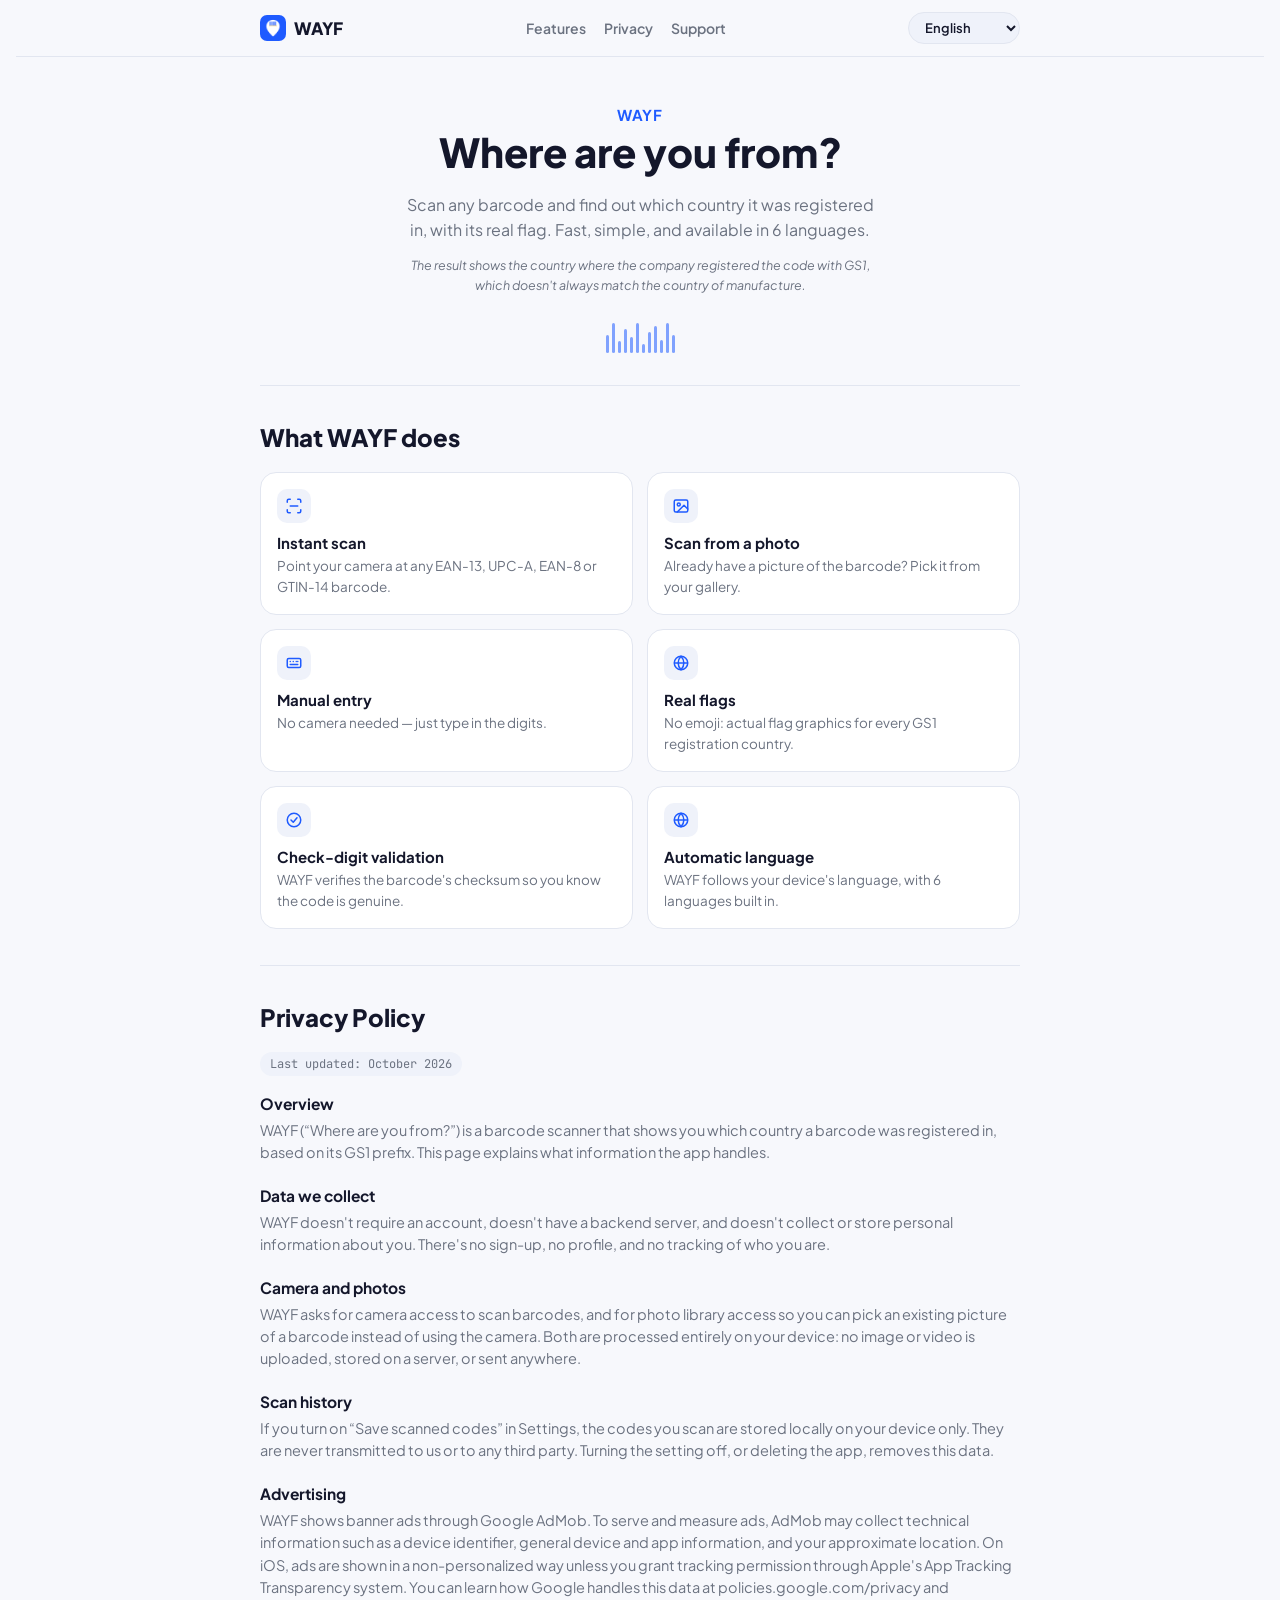
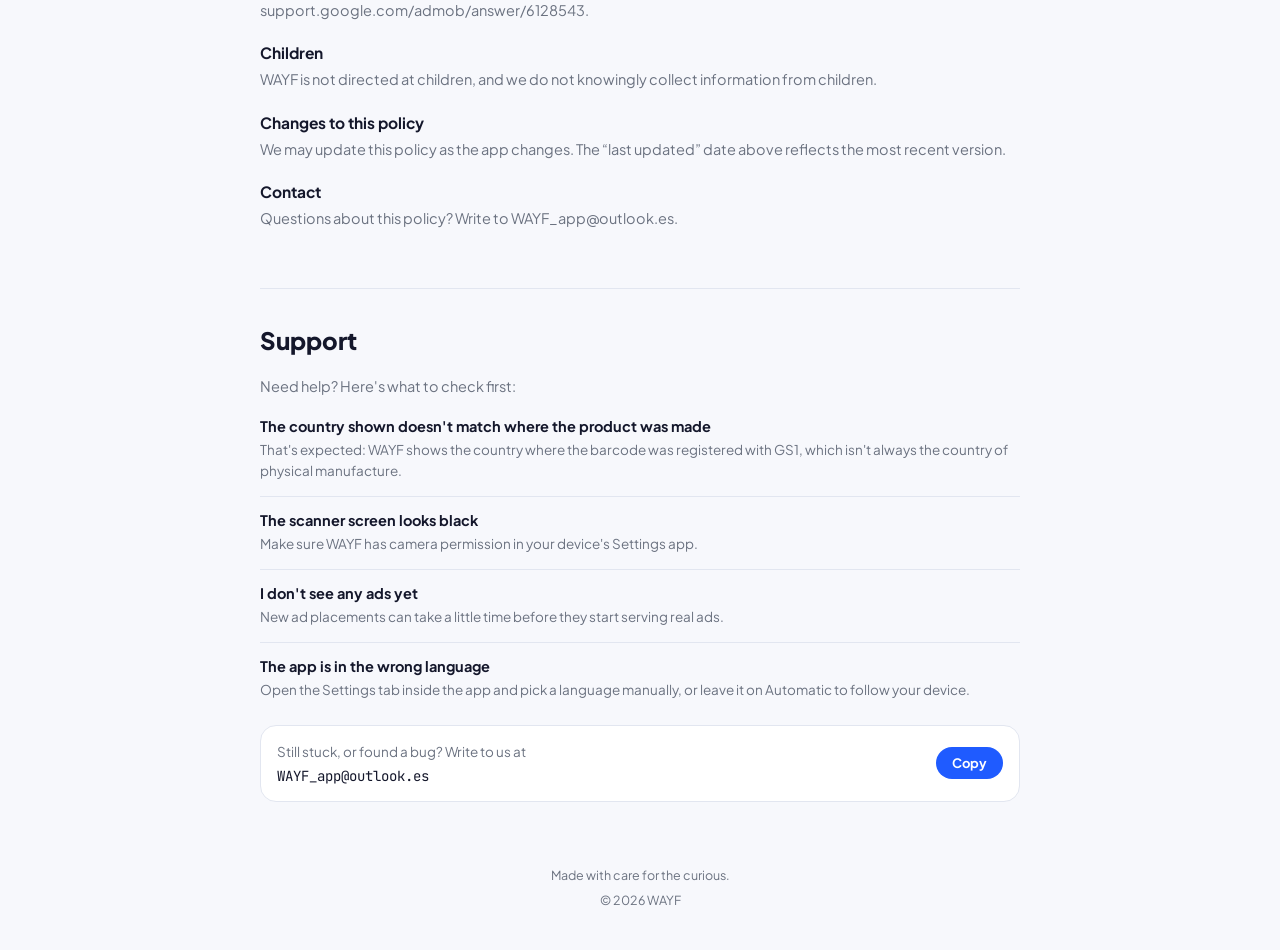
<file: index.html>
<!doctype html><html><head><meta charset=utf8><meta name=viewport content="width=device-width,initial-scale=1,viewport-fit=cover"><style>:root{color-scheme:light;box-sizing:border-box;padding-top:env(safe-area-inset-top,0px);padding-bottom:env(safe-area-inset-bottom,0px)}html{scroll-padding-top:env(safe-area-inset-top,0px)}body{margin:0;padding:0;font:14px -apple-system,BlinkMacSystemFont,sans-serif;background:#fff;color:#000}img{max-width:100%}[hidden]:not([hidden=until-found i]){display:none!important}</style></head><body>
<meta name="claude:viewport-fit-sides" content="cover">
<title>WAYF</title>
<link rel="preconnect" href="https://fonts.googleapis.com">
<link rel="preconnect" href="https://fonts.gstatic.com" crossorigin>
<link href="https://fonts.googleapis.com/css2?family=Plus+Jakarta+Sans:wght@500;600;700;800&family=JetBrains+Mono:wght@500;600&display=swap" rel="stylesheet">
<style>
  /* Layout: single-column marketing page, sticky top nav, centered
     content column, rounded "pill" buttons and cards echoing the
     app's own visual language (brand blue + amber scan accent). */
  :root {
    --bg: #F7F8FC;
    --surface: #FFFFFF;
    --surface-alt: #EFF2FA;
    --border: #E2E6F0;
    --text: #14172B;
    --text-muted: #6B7280;
    --primary: #1F5BFF;
    --primary-dark: #1744B8;
    --accent: #FFC531;
    --on-primary: #FFFFFF;
    --radius-sm: 12px;
    --radius-md: 16px;
    --radius-lg: 24px;
    --font-display: 'Plus Jakarta Sans', system-ui, -apple-system, sans-serif;
    --font-mono: 'JetBrains Mono', ui-monospace, Menlo, monospace;
  }
  @media (prefers-color-scheme: dark) {
    :root:not([data-theme="light"]) {
      --bg: #0B0E1A;
      --surface: #151A2E;
      --surface-alt: #1B2140;
      --border: #2A3050;
      --text: #FFFFFF;
      --text-muted: #A6ACC4;
      --primary: #5B8CFF;
      --primary-dark: #83A8FF;
      --on-primary: #0B0E1A;
      color-scheme: dark;
    }
  }
  :root[data-theme="dark"] {
    --bg: #0B0E1A;
    --surface: #151A2E;
    --surface-alt: #1B2140;
    --border: #2A3050;
    --text: #FFFFFF;
    --text-muted: #A6ACC4;
    --primary: #5B8CFF;
    --primary-dark: #83A8FF;
    --on-primary: #0B0E1A;
    color-scheme: dark;
  }

  * { box-sizing: border-box; }
  body {
    background: var(--bg);
    color: var(--text);
    font-family: var(--font-display);
    padding-left: max(16px, env(safe-area-inset-left, 0px));
    padding-right: max(16px, env(safe-area-inset-right, 0px));
  }
  a { color: var(--primary); }
  h1, h2, h3 { text-wrap: balance; margin: 0; }
  p { line-height: 1.55; margin: 0; }

  .wrap { max-width: 760px; margin: 0 auto; }

  /* Top nav */
  header.topnav {
    position: sticky;
    top: env(safe-area-inset-top, 0px);
    z-index: 10;
    background: var(--bg);
    border-bottom: 1px solid var(--border);
  }
  .topnav-inner {
    max-width: 760px;
    margin: 0 auto;
    display: flex;
    align-items: center;
    justify-content: space-between;
    gap: 12px;
    padding-block: 12px;
    flex-wrap: wrap;
  }
  .brand { display: flex; align-items: center; gap: 8px; font-weight: 800; font-size: 17px; }
  .brand img { width: 26px; height: 26px; border-radius: 7px; display: block; }
  nav.links { display: flex; gap: 18px; flex-wrap: wrap; }
  nav.links a {
    color: var(--text-muted);
    text-decoration: none;
    font-weight: 600;
    font-size: 14px;
  }
  nav.links a:hover { color: var(--primary); }

  select#langSelect {
    font-family: var(--font-display);
    font-weight: 600;
    font-size: 13px;
    color: var(--text);
    background: var(--surface-alt);
    border: 1px solid var(--border);
    border-radius: 999px;
    padding: 6px 12px;
  }

  /* Hero */
  .hero { padding-block: 48px 32px; text-align: center; }
  .hero img.icon {
    width: 88px; height: 88px; border-radius: 22px;
    margin: 0 auto 20px; display: block;
    box-shadow: 0 12px 28px -12px rgba(31,91,255,0.45);
  }
  .hero .wayf {
    font-size: 15px; font-weight: 700; letter-spacing: 0.06em;
    color: var(--primary); text-transform: uppercase; margin-bottom: 6px;
  }
  .hero h1 { font-size: 40px; font-weight: 800; line-height: 1.12; }
  .hero p.sub {
    max-width: 480px; margin: 18px auto 0; color: var(--text-muted);
    font-size: 16px;
  }
  .hero p.note {
    max-width: 480px; margin: 14px auto 0; color: var(--text-muted);
    font-size: 12.5px; font-style: italic;
  }

  /* Barcode motif */
  .barcode { display: flex; gap: 3px; justify-content: center; margin: 28px 0 0; height: 30px; align-items: flex-end; }
  .barcode span { display: block; width: 3px; background: var(--primary); border-radius: 2px; opacity: 0.55; }

  section { padding-block: 36px; border-top: 1px solid var(--border); }
  section h2 { font-size: 24px; font-weight: 800; margin-bottom: 20px; }

  .features-grid {
    display: grid; grid-template-columns: repeat(2, 1fr); gap: 14px;
  }
  @media (max-width: 480px) { .features-grid { grid-template-columns: 1fr; } }
  .feature-card {
    background: var(--surface); border: 1px solid var(--border);
    border-radius: var(--radius-md); padding: 16px; min-width: 0;
  }
  .feature-card .ficon {
    width: 34px; height: 34px; border-radius: 10px;
    background: var(--surface-alt); display: flex; align-items: center;
    justify-content: center; margin-bottom: 10px;
  }
  .feature-card .ficon svg { width: 18px; height: 18px; stroke: var(--primary); }
  .feature-card h3 { font-size: 15px; font-weight: 700; margin-bottom: 4px; }
  .feature-card p { font-size: 13.5px; color: var(--text-muted); }

  .policy-block { margin-bottom: 22px; }
  .policy-block h3 { font-size: 15.5px; font-weight: 700; margin-bottom: 6px; }
  .policy-block p { font-size: 14.5px; color: var(--text-muted); }
  .updated {
    display: inline-block; font-family: var(--font-mono); font-size: 12px;
    color: var(--text-muted); background: var(--surface-alt);
    border-radius: 999px; padding: 4px 10px; margin-bottom: 18px;
  }

  .faq-item { padding-block: 14px; border-bottom: 1px solid var(--border); }
  .faq-item:last-child { border-bottom: none; }
  .faq-item h3 { font-size: 14.5px; font-weight: 700; margin-bottom: 5px; }
  .faq-item p { font-size: 13.5px; color: var(--text-muted); }

  .contact-card {
    margin-top: 10px; background: var(--surface); border: 1px solid var(--border);
    border-radius: var(--radius-md); padding: 16px; display: flex;
    align-items: center; justify-content: space-between; gap: 12px; flex-wrap: wrap;
  }
  .contact-card .email { font-family: var(--font-mono); font-size: 14px; }
  button.copy-btn {
    font-family: var(--font-display); font-weight: 700; font-size: 13px;
    color: var(--on-primary); background: var(--primary); border: none;
    border-radius: 999px; padding: 8px 16px; cursor: pointer;
  }
  button.copy-btn:focus-visible, a:focus-visible, select:focus-visible {
    outline: 2px solid var(--primary); outline-offset: 2px;
  }

  footer {
    padding-block: 28px 40px; text-align: center; font-size: 12.5px;
    color: var(--text-muted); padding-bottom: max(40px, env(safe-area-inset-bottom, 0px));
  }
</style>

<header class="topnav">
  <div class="topnav-inner">
    <div class="brand">
      <img src="[data-uri]" alt="WAYF">
      <span>WAYF</span>
    </div>
    <nav class="links">
      <a href="#features" data-nav="navFeatures">Features</a>
      <a href="#privacy" data-nav="navPrivacy">Privacy</a>
      <a href="#support" data-nav="navSupport">Support</a>
    </nav>
    <select id="langSelect" aria-label="Language"></select>
  </div>
</header>

<div class="wrap">
  <section class="hero" style="border-top:none;">
    <div class="wayf">WAYF</div>
    <h1>Where are you from?</h1>
    <p class="sub" id="heroSubtitle"></p>
    <p class="note" id="heroNote"></p>
    <div class="barcode" aria-hidden="true">
      <span style="height:60%"></span><span style="height:100%"></span>
      <span style="height:40%"></span><span style="height:80%"></span>
      <span style="height:55%"></span><span style="height:100%"></span>
      <span style="height:30%"></span><span style="height:70%"></span>
      <span style="height:90%"></span><span style="height:45%"></span>
      <span style="height:100%"></span><span style="height:60%"></span>
    </div>
  </section>

  <section id="features">
    <h2 id="featuresTitle"></h2>
    <div class="features-grid" id="featuresGrid"></div>
  </section>

  <section id="privacy">
    <h2 id="privacyTitle"></h2>
    <div class="updated" id="privacyUpdated"></div>
    <div id="privacyBody"></div>
  </section>

  <section id="support">
    <h2 id="supportTitle"></h2>
    <p id="supportIntro" style="color:var(--text-muted); font-size:14.5px; margin-bottom:6px;"></p>
    <div id="faqList"></div>
    <div class="contact-card">
      <div>
        <p id="supportOutro" style="color:var(--text-muted); font-size:13.5px; margin-bottom:4px;"></p>
        <div class="email" id="supportEmail">WAYF_app@outlook.es</div>
      </div>
      <button class="copy-btn" id="copyEmailBtn">Copy</button>
    </div>
  </section>

  <footer>
    <p id="footerText"></p>
    <p style="margin-top:6px;">&copy; 2026 WAYF</p>
  </footer>
</div>

<script>
(function() {
  var CONTENT = {"es": {"navFeatures": "Características", "navPrivacy": "Privacidad", "navSupport": "Soporte", "heroSubtitle": "Escanea cualquier código de barras y descubre en qué país se registró, con su bandera real. Rápido, simple y disponible en 6 idiomas.", "heroNote": "El resultado indica el país donde la empresa registró el código ante GS1, que no siempre coincide con el país de fabricación.", "featuresTitle": "Qué hace WAYF", "features": [{"title": "Escaneo instantáneo", "desc": "Apunta la cámara a cualquier código EAN-13, UPC-A, EAN-8 o GTIN-14."}, {"title": "Desde una foto", "desc": "¿Ya tienes una foto del código? Elígela desde tu galería."}, {"title": "Entrada manual", "desc": "Sin cámara: escribe los dígitos a mano."}, {"title": "Banderas reales", "desc": "Nada de emoji: gráficos de bandera reales para cada país de registro GS1."}, {"title": "Validación del dígito de control", "desc": "WAYF comprueba el checksum del código para confirmar que es válido."}, {"title": "Idioma automático", "desc": "WAYF sigue el idioma de tu dispositivo, con 6 idiomas integrados."}], "privacyTitle": "Política de privacidad", "privacyUpdated": "Última actualización: octubre de 2026", "privacy": [{"h": "Resumen", "p": "WAYF («Where are you from?») es un escáner de códigos de barras que te indica en qué país se registró un código según su prefijo GS1. Esta página explica qué información maneja la app."}, {"h": "Datos que recopilamos", "p": "WAYF no requiere crear una cuenta, no tiene servidor y no recopila ni almacena información personal sobre ti. No hay registro, ni perfil, ni seguimiento de quién eres."}, {"h": "Cámara y fotos", "p": "WAYF pide acceso a la cámara para escanear códigos, y a tu galería para poder elegir una foto ya existente en vez de usar la cámara. Ambos casos se procesan íntegramente en tu dispositivo: ninguna imagen ni vídeo se sube, se guarda en un servidor ni se envía a ningún sitio."}, {"h": "Historial de escaneos", "p": "Si activas «Guardar códigos escaneados» en Ajustes, los códigos que escaneas se guardan solo en tu dispositivo. Nunca se transmiten a nosotros ni a terceros. Si desactivas la opción o borras la app, estos datos desaparecen."}, {"h": "Publicidad", "p": "WAYF muestra anuncios de tipo banner a través de Google AdMob. Para mostrar y medir anuncios, AdMob puede recopilar información técnica como un identificador de dispositivo, datos generales del dispositivo y la app, y tu ubicación aproximada. En iOS, los anuncios se muestran de forma no personalizada salvo que concedas permiso de seguimiento a través del sistema App Tracking Transparency de Apple. Puedes consultar cómo trata Google estos datos en policies.google.com/privacy y support.google.com/admob/answer/6128543."}, {"h": "Menores", "p": "WAYF no está dirigida a menores y no recopilamos intencionadamente información de menores."}, {"h": "Cambios a esta política", "p": "Podemos actualizar esta política si la app cambia. La fecha de «última actualización» de arriba refleja la versión más reciente."}, {"h": "Contacto", "p": "¿Dudas sobre esta política? Escríbenos a WAYF_app@outlook.es."}], "supportTitle": "Soporte", "supportIntro": "¿Necesitas ayuda? Esto es lo primero que puedes comprobar:", "faq": [{"q": "El país que sale no coincide con dónde se fabricó el producto", "a": "Es normal: WAYF muestra el país donde la empresa registró el código ante GS1, que no siempre es el país de fabricación física."}, {"q": "La pantalla del escáner se ve en negro", "a": "Comprueba que WAYF tiene permiso de cámara en los Ajustes del sistema de tu móvil."}, {"q": "Todavía no veo anuncios", "a": "Los bloques de anuncios nuevos pueden tardar un poco en empezar a mostrar anuncios reales."}, {"q": "La app está en el idioma equivocado", "a": "Abre la pestaña Ajustes dentro de la app y elige un idioma manualmente, o déjalo en Automático para seguir el idioma de tu dispositivo."}], "supportOutro": "¿Sigues con un problema, o encontraste un fallo? Escríbenos a", "footer": "Hecha con cariño para quienes tienen curiosidad por sus productos.", "langName": "Español"}, "en": {"navFeatures": "Features", "navPrivacy": "Privacy", "navSupport": "Support", "heroSubtitle": "Scan any barcode and find out which country it was registered in, with its real flag. Fast, simple, and available in 6 languages.", "heroNote": "The result shows the country where the company registered the code with GS1, which doesn't always match the country of manufacture.", "featuresTitle": "What WAYF does", "features": [{"title": "Instant scan", "desc": "Point your camera at any EAN-13, UPC-A, EAN-8 or GTIN-14 barcode."}, {"title": "Scan from a photo", "desc": "Already have a picture of the barcode? Pick it from your gallery."}, {"title": "Manual entry", "desc": "No camera needed — just type in the digits."}, {"title": "Real flags", "desc": "No emoji: actual flag graphics for every GS1 registration country."}, {"title": "Check-digit validation", "desc": "WAYF verifies the barcode's checksum so you know the code is genuine."}, {"title": "Automatic language", "desc": "WAYF follows your device's language, with 6 languages built in."}], "privacyTitle": "Privacy Policy", "privacyUpdated": "Last updated: October 2026", "privacy": [{"h": "Overview", "p": "WAYF (“Where are you from?”) is a barcode scanner that shows you which country a barcode was registered in, based on its GS1 prefix. This page explains what information the app handles."}, {"h": "Data we collect", "p": "WAYF doesn't require an account, doesn't have a backend server, and doesn't collect or store personal information about you. There's no sign-up, no profile, and no tracking of who you are."}, {"h": "Camera and photos", "p": "WAYF asks for camera access to scan barcodes, and for photo library access so you can pick an existing picture of a barcode instead of using the camera. Both are processed entirely on your device: no image or video is uploaded, stored on a server, or sent anywhere."}, {"h": "Scan history", "p": "If you turn on “Save scanned codes” in Settings, the codes you scan are stored locally on your device only. They are never transmitted to us or to any third party. Turning the setting off, or deleting the app, removes this data."}, {"h": "Advertising", "p": "WAYF shows banner ads through Google AdMob. To serve and measure ads, AdMob may collect technical information such as a device identifier, general device and app information, and your approximate location. On iOS, ads are shown in a non-personalized way unless you grant tracking permission through Apple's App Tracking Transparency system. You can learn how Google handles this data at policies.google.com/privacy and support.google.com/admob/answer/6128543."}, {"h": "Children", "p": "WAYF is not directed at children, and we do not knowingly collect information from children."}, {"h": "Changes to this policy", "p": "We may update this policy as the app changes. The “last updated” date above reflects the most recent version."}, {"h": "Contact", "p": "Questions about this policy? Write to WAYF_app@outlook.es."}], "supportTitle": "Support", "supportIntro": "Need help? Here's what to check first:", "faq": [{"q": "The country shown doesn't match where the product was made", "a": "That's expected: WAYF shows the country where the barcode was registered with GS1, which isn't always the country of physical manufacture."}, {"q": "The scanner screen looks black", "a": "Make sure WAYF has camera permission in your device's Settings app."}, {"q": "I don't see any ads yet", "a": "New ad placements can take a little time before they start serving real ads."}, {"q": "The app is in the wrong language", "a": "Open the Settings tab inside the app and pick a language manually, or leave it on Automatic to follow your device."}], "supportOutro": "Still stuck, or found a bug? Write to us at", "footer": "Made with care for the curious.", "langName": "English"}, "fr": {"navFeatures": "Fonctionnalités", "navPrivacy": "Confidentialité", "navSupport": "Assistance", "heroSubtitle": "Scannez n'importe quel code-barres et découvrez dans quel pays il a été enregistré, avec son vrai drapeau. Rapide, simple et disponible en 6 langues.", "heroNote": "Le résultat indique le pays où l'entreprise a enregistré le code auprès de GS1, ce qui ne correspond pas toujours au pays de fabrication.", "featuresTitle": "Ce que fait WAYF", "features": [{"title": "Scan instantané", "desc": "Pointez votre caméra vers un code EAN-13, UPC-A, EAN-8 ou GTIN-14."}, {"title": "Depuis une photo", "desc": "Vous avez déjà une photo du code ? Choisissez-la dans votre galerie."}, {"title": "Saisie manuelle", "desc": "Sans caméra : entrez simplement les chiffres."}, {"title": "Vrais drapeaux", "desc": "Pas d'émojis : de vrais graphismes de drapeau pour chaque pays d'enregistrement GS1."}, {"title": "Validation de la clé de contrôle", "desc": "WAYF vérifie la somme de contrôle du code pour confirmer sa validité."}, {"title": "Langue automatique", "desc": "WAYF suit la langue de votre appareil, avec 6 langues intégrées."}], "privacyTitle": "Politique de confidentialité", "privacyUpdated": "Dernière mise à jour : octobre 2026", "privacy": [{"h": "Aperçu", "p": "WAYF (« Where are you from? ») est un scanner de codes-barres qui vous indique dans quel pays un code a été enregistré, d'après son préfixe GS1. Cette page explique quelles informations l'application traite."}, {"h": "Données que nous collectons", "p": "WAYF ne nécessite pas de compte, n'a pas de serveur, et ne collecte ni ne stocke d'informations personnelles vous concernant. Pas d'inscription, pas de profil, aucun suivi de votre identité."}, {"h": "Caméra et photos", "p": "WAYF demande l'accès à la caméra pour scanner les codes, et à votre galerie pour pouvoir choisir une photo déjà existante plutôt que d'utiliser la caméra. Les deux sont traités entièrement sur votre appareil : aucune image ni vidéo n'est téléchargée, stockée sur un serveur, ou envoyée où que ce soit."}, {"h": "Historique des scans", "p": "Si vous activez « Enregistrer les codes scannés » dans les réglages, les codes scannés sont stockés uniquement sur votre appareil. Ils ne sont jamais transmis à nous ni à des tiers. Désactiver l'option ou supprimer l'application efface ces données."}, {"h": "Publicité", "p": "WAYF affiche des bannières publicitaires via Google AdMob. Pour diffuser et mesurer les publicités, AdMob peut collecter des informations techniques telles qu'un identifiant d'appareil, des informations générales sur l'appareil et l'application, ainsi que votre position approximative. Sur iOS, les publicités sont affichées de manière non personnalisée sauf si vous accordez l'autorisation de suivi via le système App Tracking Transparency d'Apple. Vous pouvez consulter comment Google traite ces données sur policies.google.com/privacy et support.google.com/admob/answer/6128543."}, {"h": "Enfants", "p": "WAYF ne s'adresse pas aux enfants et nous ne collectons pas sciemment d'informations les concernant."}, {"h": "Modifications de cette politique", "p": "Nous pouvons mettre à jour cette politique à mesure que l'application évolue. La date de « dernière mise à jour » ci-dessus reflète la version la plus récente."}, {"h": "Contact", "p": "Des questions sur cette politique ? Écrivez-nous à WAYF_app@outlook.es."}], "supportTitle": "Assistance", "supportIntro": "Besoin d'aide ? Voici quoi vérifier en premier :", "faq": [{"q": "Le pays affiché ne correspond pas au lieu de fabrication", "a": "C'est normal : WAYF affiche le pays où l'entreprise a enregistré le code auprès de GS1, qui n'est pas toujours le pays de fabrication physique."}, {"q": "L'écran du scanner reste noir", "a": "Vérifiez que WAYF a la permission d'accéder à la caméra dans les réglages de votre appareil."}, {"q": "Je ne vois pas encore de publicités", "a": "Les nouveaux emplacements publicitaires peuvent mettre un peu de temps avant de diffuser de vraies publicités."}, {"q": "L'application est dans la mauvaise langue", "a": "Ouvrez l'onglet Réglages dans l'application et choisissez une langue manuellement, ou laissez-la sur Automatique pour suivre votre appareil."}], "supportOutro": "Toujours bloqué, ou un bug trouvé ? Écrivez-nous à", "footer": "Conçue avec soin pour les curieux.", "langName": "Français"}, "de": {"navFeatures": "Funktionen", "navPrivacy": "Datenschutz", "navSupport": "Support", "heroSubtitle": "Scanne jeden Barcode und erfahre, in welchem Land er registriert wurde – mit der echten Flagge. Schnell, einfach und in 6 Sprachen verfügbar.", "heroNote": "Das Ergebnis zeigt das Land, in dem das Unternehmen den Code bei GS1 registriert hat – das stimmt nicht immer mit dem Herstellungsland überein.", "featuresTitle": "Was WAYF kann", "features": [{"title": "Sofort-Scan", "desc": "Richte die Kamera auf einen EAN-13-, UPC-A-, EAN-8- oder GTIN-14-Barcode."}, {"title": "Aus einem Foto", "desc": "Hast du schon ein Foto vom Barcode? Wähle es aus deiner Galerie."}, {"title": "Manuelle Eingabe", "desc": "Ohne Kamera: gib einfach die Ziffern ein."}, {"title": "Echte Flaggen", "desc": "Keine Emojis: echte Flaggengrafiken für jedes GS1-Registrierungsland."}, {"title": "Prüfziffer-Validierung", "desc": "WAYF prüft die Prüfsumme des Codes, damit du weißt, dass er echt ist."}, {"title": "Automatische Sprache", "desc": "WAYF folgt der Sprache deines Geräts, mit 6 integrierten Sprachen."}], "privacyTitle": "Datenschutzerklärung", "privacyUpdated": "Zuletzt aktualisiert: Oktober 2026", "privacy": [{"h": "Überblick", "p": "WAYF („Where are you from?“) ist ein Barcode-Scanner, der dir zeigt, in welchem Land ein Barcode anhand seines GS1-Präfixes registriert wurde. Diese Seite erklärt, welche Informationen die App verarbeitet."}, {"h": "Daten, die wir erheben", "p": "WAYF benötigt kein Konto, hat keinen Server und erhebt oder speichert keine persönlichen Informationen über dich. Keine Registrierung, kein Profil, keine Nachverfolgung deiner Identität."}, {"h": "Kamera und Fotos", "p": "WAYF fragt nach Kamerazugriff, um Barcodes zu scannen, und nach Zugriff auf deine Fotomediathek, damit du statt der Kamera ein vorhandenes Foto auswählen kannst. Beides wird vollständig auf deinem Gerät verarbeitet: Kein Bild und kein Video wird hochgeladen, auf einem Server gespeichert oder irgendwohin gesendet."}, {"h": "Scan-Verlauf", "p": "Wenn du „Gescannte Codes speichern“ in den Einstellungen aktivierst, werden die gescannten Codes nur lokal auf deinem Gerät gespeichert. Sie werden niemals an uns oder Dritte übertragen. Wenn du die Einstellung deaktivierst oder die App löschst, werden diese Daten entfernt."}, {"h": "Werbung", "p": "WAYF zeigt Banner-Werbung über Google AdMob an. Um Werbung auszuliefern und zu messen, kann AdMob technische Informationen wie eine Gerätekennung, allgemeine Geräte- und App-Informationen sowie deinen ungefähren Standort erheben. Auf iOS wird Werbung nicht personalisiert angezeigt, es sei denn, du erteilst über Apples App-Tracking-Transparenz-System die Erlaubnis zur Nachverfolgung. Wie Google mit diesen Daten umgeht, erfährst du unter policies.google.com/privacy und support.google.com/admob/answer/6128543."}, {"h": "Kinder", "p": "WAYF richtet sich nicht an Kinder, und wir erheben wissentlich keine Informationen von Kindern."}, {"h": "Änderungen dieser Richtlinie", "p": "Wir können diese Richtlinie aktualisieren, wenn sich die App ändert. Das Datum „Zuletzt aktualisiert“ oben zeigt die neueste Version."}, {"h": "Kontakt", "p": "Fragen zu dieser Richtlinie? Schreib uns an WAYF_app@outlook.es."}], "supportTitle": "Support", "supportIntro": "Brauchst du Hilfe? Das solltest du zuerst prüfen:", "faq": [{"q": "Das angezeigte Land stimmt nicht mit dem Herstellungsort überein", "a": "Das ist normal: WAYF zeigt das Land, in dem das Unternehmen den Code bei GS1 registriert hat – das ist nicht immer das Land der tatsächlichen Herstellung."}, {"q": "Der Scanner-Bildschirm bleibt schwarz", "a": "Stelle sicher, dass WAYF in den Geräteeinstellungen Kamerazugriff hat."}, {"q": "Ich sehe noch keine Werbung", "a": "Neue Werbeplatzierungen können etwas Zeit brauchen, bevor sie echte Werbung ausliefern."}, {"q": "Die App ist in der falschen Sprache", "a": "Öffne den Einstellungen-Tab in der App und wähle manuell eine Sprache, oder lass es auf Automatisch, damit sie der Sprache deines Geräts folgt."}], "supportOutro": "Immer noch ein Problem, oder einen Fehler gefunden? Schreib uns an", "footer": "Mit Sorgfalt gemacht für alle Neugierigen.", "langName": "Deutsch"}, "it": {"navFeatures": "Caratteristiche", "navPrivacy": "Privacy", "navSupport": "Assistenza", "heroSubtitle": "Scansiona qualsiasi codice a barre e scopri in quale paese è stato registrato, con la sua bandiera reale. Veloce, semplice e disponibile in 6 lingue.", "heroNote": "Il risultato indica il paese in cui l'azienda ha registrato il codice presso GS1, che non sempre coincide con il paese di produzione.", "featuresTitle": "Cosa fa WAYF", "features": [{"title": "Scansione istantanea", "desc": "Punta la fotocamera su un codice EAN-13, UPC-A, EAN-8 o GTIN-14."}, {"title": "Da una foto", "desc": "Hai già una foto del codice? Scegli dalla tua galleria."}, {"title": "Inserimento manuale", "desc": "Senza fotocamera: basta digitare le cifre."}, {"title": "Bandiere reali", "desc": "Non emoji: grafiche di bandiera reali per ogni paese di registrazione GS1."}, {"title": "Verifica della cifra di controllo", "desc": "WAYF controlla il checksum del codice per confermarne la validità."}, {"title": "Lingua automatica", "desc": "WAYF segue la lingua del tuo dispositivo, con 6 lingue integrate."}], "privacyTitle": "Informativa sulla privacy", "privacyUpdated": "Ultimo aggiornamento: ottobre 2026", "privacy": [{"h": "Panoramica", "p": "WAYF («Where are you from?») è uno scanner di codici a barre che indica in quale paese un codice è stato registrato, in base al suo prefisso GS1. Questa pagina spiega quali informazioni gestisce l'app."}, {"h": "Dati che raccogliamo", "p": "WAYF non richiede un account, non ha un server, e non raccoglie né memorizza informazioni personali su di te. Nessuna registrazione, nessun profilo, nessun tracciamento della tua identità."}, {"h": "Fotocamera e foto", "p": "WAYF richiede l'accesso alla fotocamera per scansionare i codici e alla galleria per poter scegliere una foto già esistente invece di usare la fotocamera. Entrambi i casi vengono elaborati interamente sul tuo dispositivo: nessuna immagine o video viene caricato, memorizzato su un server o inviato altrove."}, {"h": "Cronologia delle scansioni", "p": "Se attivi «Salva codici scansionati» nelle Impostazioni, i codici che scansioni vengono salvati solo sul tuo dispositivo. Non vengono mai trasmessi a noi né a terzi. Disattivando l'opzione o eliminando l'app, questi dati vengono rimossi."}, {"h": "Pubblicità", "p": "WAYF mostra banner pubblicitari tramite Google AdMob. Per mostrare e misurare gli annunci, AdMob può raccogliere informazioni tecniche come un identificatore del dispositivo, informazioni generali sul dispositivo e sull'app, e la tua posizione approssimativa. Su iOS, gli annunci vengono mostrati in modo non personalizzato a meno che tu non conceda l'autorizzazione al tracciamento tramite il sistema App Tracking Transparency di Apple. Puoi scoprire come Google gestisce questi dati su policies.google.com/privacy e support.google.com/admob/answer/6128543."}, {"h": "Minori", "p": "WAYF non è rivolta ai minori e non raccogliamo consapevolmente informazioni sui minori."}, {"h": "Modifiche a questa informativa", "p": "Potremmo aggiornare questa informativa quando l'app cambia. La data di «ultimo aggiornamento» sopra riflette la versione più recente."}, {"h": "Contatti", "p": "Domande su questa informativa? Scrivici a WAYF_app@outlook.es."}], "supportTitle": "Assistenza", "supportIntro": "Hai bisogno di aiuto? Ecco cosa controllare prima:", "faq": [{"q": "Il paese mostrato non corrisponde a dove è stato prodotto", "a": "È normale: WAYF mostra il paese in cui l'azienda ha registrato il codice presso GS1, che non sempre è il paese di produzione fisica."}, {"q": "Lo schermo dello scanner appare nero", "a": "Verifica che WAYF abbia il permesso della fotocamera nelle Impostazioni del tuo dispositivo."}, {"q": "Non vedo ancora pubblicità", "a": "I nuovi blocchi pubblicitari possono richiedere un po' di tempo prima di iniziare a mostrare annunci reali."}, {"q": "L'app è nella lingua sbagliata", "a": "Apri la scheda Impostazioni nell'app e scegli una lingua manualmente, oppure lasciala su Automatico per seguire la lingua del dispositivo."}], "supportOutro": "Hai ancora un problema, o hai trovato un bug? Scrivici a", "footer": "Realizzata con cura per i curiosi.", "langName": "Italiano"}, "pt": {"navFeatures": "Recursos", "navPrivacy": "Privacidade", "navSupport": "Suporte", "heroSubtitle": "Escaneie qualquer código de barras e descubra em que país ele foi registrado, com a bandeira real. Rápido, simples e disponível em 6 idiomas.", "heroNote": "O resultado indica o país onde a empresa registrou o código junto ao GS1, que nem sempre coincide com o país de fabricação.", "featuresTitle": "O que o WAYF faz", "features": [{"title": "Escaneamento instantâneo", "desc": "Aponte a câmera para qualquer código EAN-13, UPC-A, EAN-8 ou GTIN-14."}, {"title": "A partir de uma foto", "desc": "Já tem uma foto do código? Escolha-a na sua galeria."}, {"title": "Digitação manual", "desc": "Sem câmera: basta digitar os números."}, {"title": "Bandeiras reais", "desc": "Nada de emojis: gráficos de bandeira reais para cada país de registro GS1."}, {"title": "Validação do dígito verificador", "desc": "O WAYF verifica o checksum do código para confirmar que é válido."}, {"title": "Idioma automático", "desc": "O WAYF segue o idioma do seu dispositivo, com 6 idiomas integrados."}], "privacyTitle": "Política de privacidade", "privacyUpdated": "Última atualização: outubro de 2026", "privacy": [{"h": "Visão geral", "p": "O WAYF (“Where are you from?”) é um escâner de códigos de barras que mostra em que país um código foi registrado, com base no seu prefixo GS1. Esta página explica quais informações o app lida."}, {"h": "Dados que coletamos", "p": "O WAYF não exige conta, não tem servidor e não coleta nem armazena informações pessoais sobre você. Não há cadastro, nem perfil, nem rastreamento de quem você é."}, {"h": "Câmera e fotos", "p": "O WAYF solicita acesso à câmera para escanear códigos, e à galeria de fotos para que você possa escolher uma foto já existente em vez de usar a câmera. Ambos são processados inteiramente no seu dispositivo: nenhuma imagem ou vídeo é enviado, armazenado em um servidor ou enviado a qualquer lugar."}, {"h": "Histórico de escaneamentos", "p": "Se você ativar “Salvar códigos escaneados” nas Configurações, os códigos escaneados são salvos apenas no seu dispositivo. Nunca são transmitidos para nós ou para terceiros. Desativar a opção, ou excluir o app, remove esses dados."}, {"h": "Publicidade", "p": "O WAYF exibe anúncios em banner por meio do Google AdMob. Para exibir e medir anúncios, o AdMob pode coletar informações técnicas como um identificador de dispositivo, informações gerais do dispositivo e do app, e sua localização aproximada. No iOS, os anúncios são exibidos de forma não personalizada, a menos que você conceda permissão de rastreamento pelo sistema App Tracking Transparency da Apple. Você pode saber como o Google trata esses dados em policies.google.com/privacy e support.google.com/admob/answer/6128543."}, {"h": "Crianças", "p": "O WAYF não é direcionado a crianças, e não coletamos intencionalmente informações de crianças."}, {"h": "Alterações a esta política", "p": "Podemos atualizar esta política conforme o app muda. A data de “última atualização” acima reflete a versão mais recente."}, {"h": "Contato", "p": "Dúvidas sobre esta política? Escreva para WAYF_app@outlook.es."}], "supportTitle": "Suporte", "supportIntro": "Precisa de ajuda? Veja o que checar primeiro:", "faq": [{"q": "O país exibido não bate com onde o produto foi fabricado", "a": "Isso é esperado: o WAYF mostra o país onde a empresa registrou o código junto ao GS1, que nem sempre é o país de fabricação física."}, {"q": "A tela do escâner aparece preta", "a": "Verifique se o WAYF tem permissão de câmera nas Configurações do seu dispositivo."}, {"q": "Ainda não vejo anúncios", "a": "Novos blocos de anúncios podem levar um tempinho até começarem a exibir anúncios reais."}, {"q": "O app está no idioma errado", "a": "Abra a aba Configurações dentro do app e escolha um idioma manualmente, ou deixe em Automático para seguir o idioma do seu dispositivo."}], "supportOutro": "Ainda com um problema, ou encontrou um bug? Escreva para", "footer": "Feito com carinho para os curiosos.", "langName": "Português"}};
  var LANGS = ["es", "en", "fr", "de", "it", "pt"];
  var ICONS = {
    scan: '<path d="M3 7V5a2 2 0 0 1 2-2h2M17 3h2a2 2 0 0 1 2 2v2M21 17v2a2 2 0 0 1-2 2h-2M7 21H5a2 2 0 0 1-2-2v-2M7 12h10" fill="none" stroke-width="2" stroke-linecap="round" stroke-linejoin="round"/>',
    image: '<rect x="3" y="4" width="18" height="16" rx="2" fill="none" stroke-width="2"/><circle cx="9" cy="10" r="2" fill="none" stroke-width="2"/><path d="m21 16-5-5-9 9" fill="none" stroke-width="2" stroke-linecap="round" stroke-linejoin="round"/>',
    keyboard: '<rect x="3" y="6" width="18" height="12" rx="2" fill="none" stroke-width="2"/><path d="M7 10h.01M11 10h.01M15 10h.01M17 10h.01M7 14h10" fill="none" stroke-width="2" stroke-linecap="round"/>',
    flag: '<circle cx="12" cy="12" r="9" fill="none" stroke-width="2"/><path d="M12 3c2.5 2.6 3.8 5.6 3.8 9s-1.3 6.4-3.8 9c-2.5-2.6-3.8-5.6-3.8-9S9.5 5.6 12 3z" fill="none" stroke-width="2"/><path d="M3 12h18" fill="none" stroke-width="2"/>',
    check: '<circle cx="12" cy="12" r="9" fill="none" stroke-width="2"/><path d="m8 12 3 3 5-6" fill="none" stroke-width="2" stroke-linecap="round" stroke-linejoin="round"/>',
    globe: '<circle cx="12" cy="12" r="9" fill="none" stroke-width="2"/><path d="M3 12h18" fill="none" stroke-width="2"/><path d="M12 3c2.5 2.6 3.8 5.6 3.8 9s-1.3 6.4-3.8 9c-2.5-2.6-3.8-5.6-3.8-9S9.5 5.6 12 3z" fill="none" stroke-width="2"/>'
  };
  var FEATURE_ICON_ORDER = ['scan', 'image', 'keyboard', 'flag', 'check', 'globe'];

  function detectLang() {
    try {
      var saved = localStorage.getItem('wayf-lang');
      if (saved && CONTENT[saved]) return saved;
    } catch (e) {}
    var nav = (navigator.language || 'en').slice(0, 2).toLowerCase();
    return CONTENT[nav] ? nav : 'en';
  }

  function setText(id, value) {
    var el = document.getElementById(id);
    if (el) el.textContent = value;
  }

  function render(lang) {
    var c = CONTENT[lang];
    if (!c) return;
    document.documentElement.setAttribute('lang', lang);

    setText('heroSubtitle', c.heroSubtitle);
    setText('heroNote', c.heroNote);
    setText('featuresTitle', c.featuresTitle);
    setText('privacyTitle', c.privacyTitle);
    setText('privacyUpdated', c.privacyUpdated);
    setText('supportTitle', c.supportTitle);
    setText('supportIntro', c.supportIntro);
    setText('supportOutro', c.supportOutro);
    setText('footerText', c.footer);

    var navLinks = document.querySelectorAll('nav.links a');
    navLinks[0].textContent = c.navFeatures;
    navLinks[1].textContent = c.navPrivacy;
    navLinks[2].textContent = c.navSupport;

    var grid = document.getElementById('featuresGrid');
    grid.innerHTML = '';
    c.features.forEach(function(f, i) {
      var card = document.createElement('div');
      card.className = 'feature-card';
      var iconKey = FEATURE_ICON_ORDER[i] || 'check';
      card.innerHTML =
        '<div class="ficon"><svg viewBox="0 0 24 24">' + ICONS[iconKey] + '</svg></div>' +
        '<h3></h3><p></p>';
      card.querySelector('h3').textContent = f.title;
      card.querySelector('p').textContent = f.desc;
      grid.appendChild(card);
    });

    var privacyBody = document.getElementById('privacyBody');
    privacyBody.innerHTML = '';
    c.privacy.forEach(function(block) {
      var div = document.createElement('div');
      div.className = 'policy-block';
      div.innerHTML = '<h3></h3><p></p>';
      div.querySelector('h3').textContent = block.h;
      div.querySelector('p').textContent = block.p;
      privacyBody.appendChild(div);
    });

    var faqList = document.getElementById('faqList');
    faqList.innerHTML = '';
    c.faq.forEach(function(item) {
      var div = document.createElement('div');
      div.className = 'faq-item';
      div.innerHTML = '<h3></h3><p></p>';
      div.querySelector('h3').textContent = item.q;
      div.querySelector('p').textContent = item.a;
      faqList.appendChild(div);
    });

    try { localStorage.setItem('wayf-lang', lang); } catch (e) {}
  }

  var select = document.getElementById('langSelect');
  LANGS.forEach(function(code) {
    var opt = document.createElement('option');
    opt.value = code;
    opt.textContent = CONTENT[code].langName;
    select.appendChild(opt);
  });

  var currentLang = detectLang();
  select.value = currentLang;
  render(currentLang);

  select.addEventListener('change', function() {
    render(select.value);
  });

  document.getElementById('copyEmailBtn').addEventListener('click', function(btn) {
    var email = document.getElementById('supportEmail').textContent;
    var finish = function(ok) {
      var b = document.getElementById('copyEmailBtn');
      var original = b.textContent;
      b.textContent = ok ? '\u2713' : original;
      setTimeout(function() { b.textContent = original; }, 1500);
    };
    if (navigator.clipboard && navigator.clipboard.writeText) {
      navigator.clipboard.writeText(email).then(function() { finish(true); }).catch(function() { finish(false); });
    } else {
      finish(false);
    }
  });
})();
</script>

</body></html>
</file>
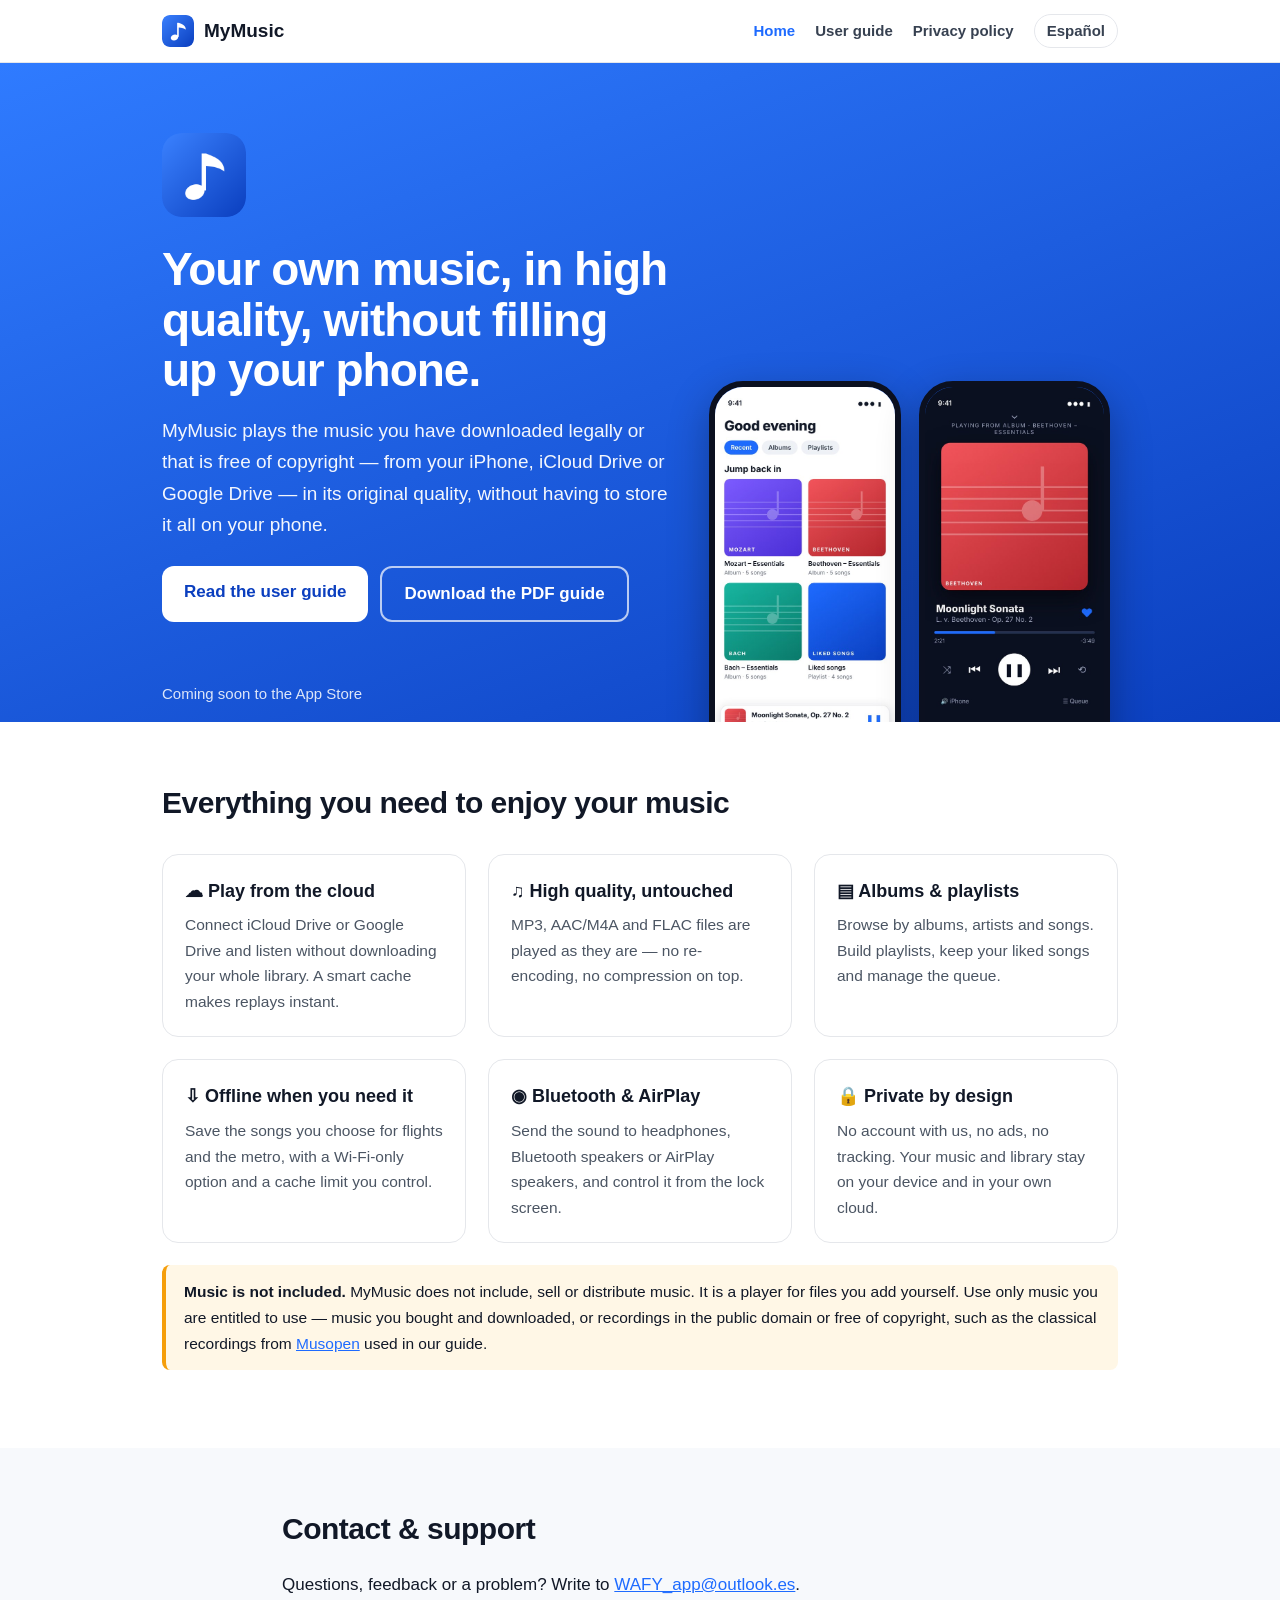
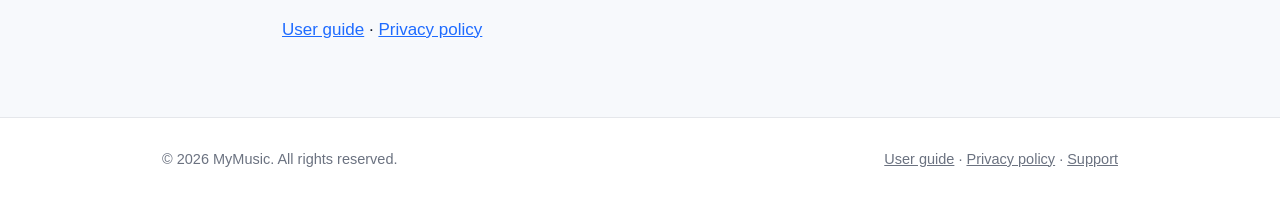
<file: mymusic/en/index.html>
<!doctype html><html lang="en"><head><meta charset="utf-8"><meta name="viewport" content="width=device-width,initial-scale=1">
<title>MyMusic – Your own music, in high quality, without filling up your phone.</title><meta name="description" content="MyMusic plays the music you have downloaded legally or that is free of copyright — from your iPhone, iCloud Drive or Google Drive — in its original quality">
<link rel="icon" href="../assets/favicon.png"><link rel="apple-touch-icon" href="../assets/apple-touch-icon.png">
<link rel="alternate" hreflang="es" href="../es/index.html"><link rel="stylesheet" href="../assets/style.css"></head><body>
<header class="top"><div class="wrap"><a class="brand" href="index.html"><img src="../assets/icon.png" alt="">MyMusic</a>
<nav><a href="index.html" class="on">Home</a><a href="guide.html" class="">User guide</a><a href="privacy.html" class="">Privacy policy</a><a class="lang" href="../es/index.html" hreflang="es">Español</a></nav></div></header>
<div class="hero"><div class="wrap"><div><img src="../assets/icon.png" width="84" height="84" style="border-radius:20px;margin-bottom:18px" alt="MyMusic">
<h1>Your own music, in high quality, without filling up your phone.</h1><p>MyMusic plays the music you have downloaded legally or that is free of copyright — from your iPhone, iCloud Drive or Google Drive — in its original quality, without having to store it all on your phone.</p>
<div class="cta"><a class="btn" href="guide.html">Read the user guide</a><a class="btn o" href="../assets/MyMusic-User-Guide-EN.pdf">Download the PDF guide</a></div><p style="font-size:15px;opacity:.85">Coming soon to the App Store</p></div>
<div class="shot"><img class="phone" src="../assets/home.jpg" alt="MyMusic"><img class="phone" src="../assets/player.jpg" alt="MyMusic player"></div></div></div>
<section><div class="wrap"><h2>Everything you need to enjoy your music</h2><div class="feat"><div><b>☁ Play from the cloud</b><p>Connect iCloud Drive or Google Drive and listen without downloading your whole library. A smart cache makes replays instant.</p></div><div><b>♫ High quality, untouched</b><p>MP3, AAC/M4A and FLAC files are played as they are — no re-encoding, no compression on top.</p></div><div><b>▤ Albums & playlists</b><p>Browse by albums, artists and songs. Build playlists, keep your liked songs and manage the queue.</p></div><div><b>⇩ Offline when you need it</b><p>Save the songs you choose for flights and the metro, with a Wi-Fi-only option and a cache limit you control.</p></div><div><b>◉ Bluetooth & AirPlay</b><p>Send the sound to headphones, Bluetooth speakers or AirPlay speakers, and control it from the lock screen.</p></div><div><b>🔒 Private by design</b><p>No account with us, no ads, no tracking. Your music and library stay on your device and in your own cloud.</p></div></div>
<div class="note"><b>Music is not included.</b> MyMusic does not include, sell or distribute music. It is a player for files you add yourself. Use only music you are entitled to use — music you bought and downloaded, or recordings in the public domain or free of copyright, such as the classical recordings from <a href="https://musopen.org/">Musopen</a> used in our guide.</div></div></section>
<section class="alt" id="support"><div class="wrap doc"><h2>Contact & support</h2><p>Questions, feedback or a problem? Write to <a href="mailto:WAFY_app@outlook.es">WAFY_app@outlook.es</a>.</p>
<p><a href="guide.html">User guide</a> · <a href="privacy.html">Privacy policy</a></p></div></section>
<footer><div class="wrap"><span>© 2026 MyMusic. All rights reserved.</span><span><a href="guide.html">User guide</a> · <a href="privacy.html">Privacy policy</a> · <a href="mailto:WAFY_app@outlook.es">Support</a></span></div></footer></body></html>
</file>
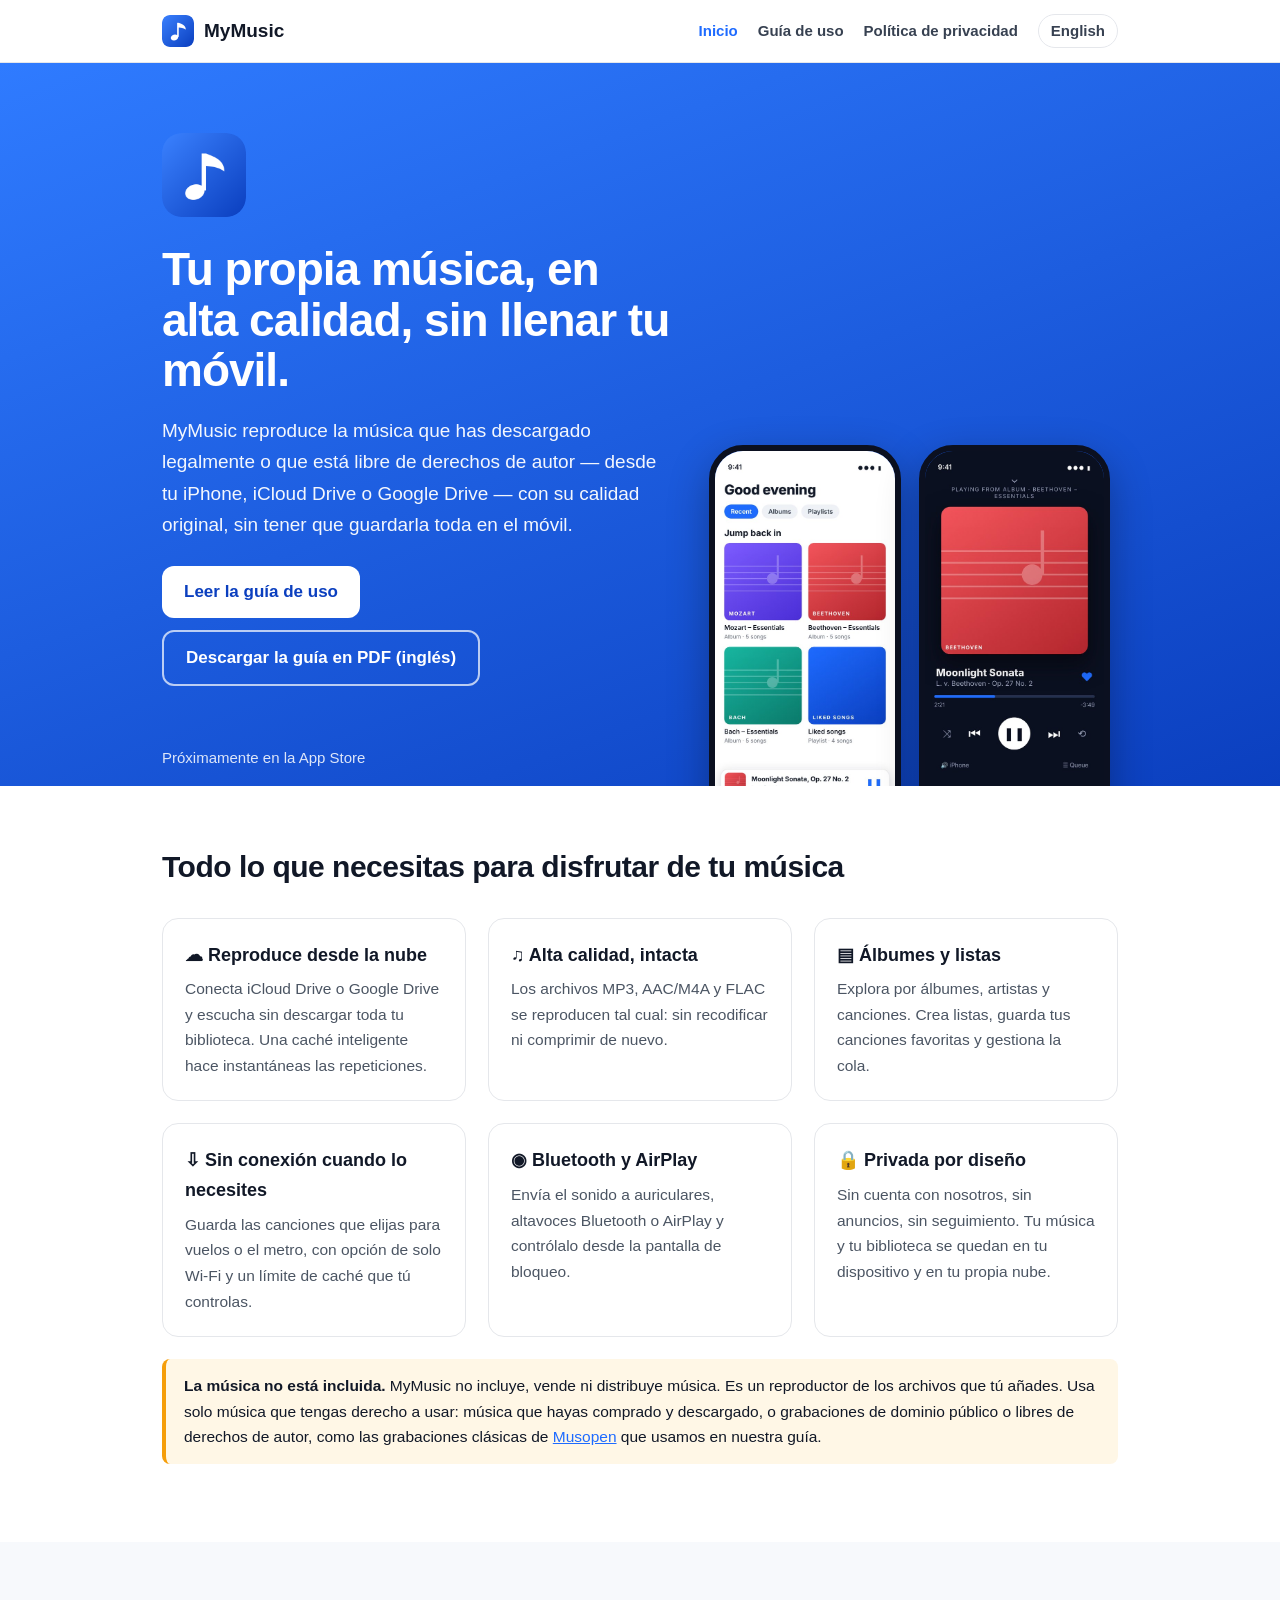
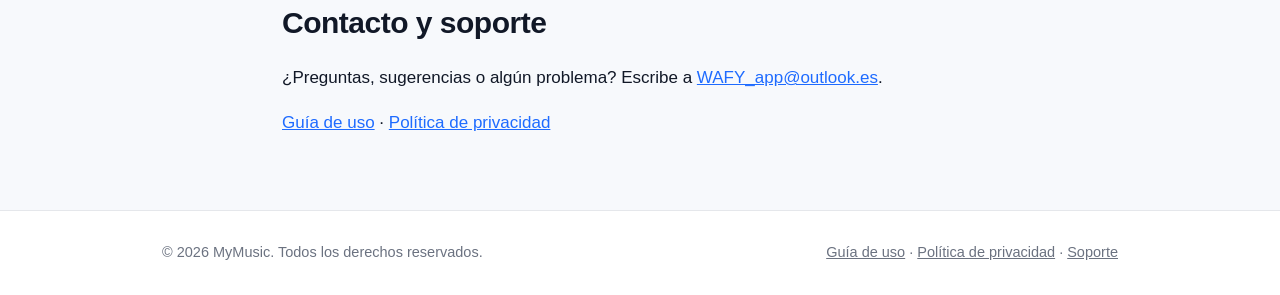
<file: mymusic/es/index.html>
<!doctype html><html lang="es"><head><meta charset="utf-8"><meta name="viewport" content="width=device-width,initial-scale=1">
<title>MyMusic – Tu propia música, en alta calidad, sin llenar tu móvil.</title><meta name="description" content="MyMusic reproduce la música que has descargado legalmente o que está libre de derechos de autor — desde tu iPhone, iCloud Drive o Google Drive — con su cal">
<link rel="icon" href="../assets/favicon.png"><link rel="apple-touch-icon" href="../assets/apple-touch-icon.png">
<link rel="alternate" hreflang="en" href="../en/index.html"><link rel="stylesheet" href="../assets/style.css"></head><body>
<header class="top"><div class="wrap"><a class="brand" href="index.html"><img src="../assets/icon.png" alt="">MyMusic</a>
<nav><a href="index.html" class="on">Inicio</a><a href="guia.html" class="">Guía de uso</a><a href="privacidad.html" class="">Política de privacidad</a><a class="lang" href="../en/index.html" hreflang="en">English</a></nav></div></header>
<div class="hero"><div class="wrap"><div><img src="../assets/icon.png" width="84" height="84" style="border-radius:20px;margin-bottom:18px" alt="MyMusic">
<h1>Tu propia música, en alta calidad, sin llenar tu móvil.</h1><p>MyMusic reproduce la música que has descargado legalmente o que está libre de derechos de autor — desde tu iPhone, iCloud Drive o Google Drive — con su calidad original, sin tener que guardarla toda en el móvil.</p>
<div class="cta"><a class="btn" href="guia.html">Leer la guía de uso</a><a class="btn o" href="../assets/MyMusic-User-Guide-EN.pdf">Descargar la guía en PDF (inglés)</a></div><p style="font-size:15px;opacity:.85">Próximamente en la App Store</p></div>
<div class="shot"><img class="phone" src="../assets/home.jpg" alt="MyMusic"><img class="phone" src="../assets/player.jpg" alt="MyMusic player"></div></div></div>
<section><div class="wrap"><h2>Todo lo que necesitas para disfrutar de tu música</h2><div class="feat"><div><b>☁ Reproduce desde la nube</b><p>Conecta iCloud Drive o Google Drive y escucha sin descargar toda tu biblioteca. Una caché inteligente hace instantáneas las repeticiones.</p></div><div><b>♫ Alta calidad, intacta</b><p>Los archivos MP3, AAC/M4A y FLAC se reproducen tal cual: sin recodificar ni comprimir de nuevo.</p></div><div><b>▤ Álbumes y listas</b><p>Explora por álbumes, artistas y canciones. Crea listas, guarda tus canciones favoritas y gestiona la cola.</p></div><div><b>⇩ Sin conexión cuando lo necesites</b><p>Guarda las canciones que elijas para vuelos o el metro, con opción de solo Wi-Fi y un límite de caché que tú controlas.</p></div><div><b>◉ Bluetooth y AirPlay</b><p>Envía el sonido a auriculares, altavoces Bluetooth o AirPlay y contrólalo desde la pantalla de bloqueo.</p></div><div><b>🔒 Privada por diseño</b><p>Sin cuenta con nosotros, sin anuncios, sin seguimiento. Tu música y tu biblioteca se quedan en tu dispositivo y en tu propia nube.</p></div></div>
<div class="note"><b>La música no está incluida.</b> MyMusic no incluye, vende ni distribuye música. Es un reproductor de los archivos que tú añades. Usa solo música que tengas derecho a usar: música que hayas comprado y descargado, o grabaciones de dominio público o libres de derechos de autor, como las grabaciones clásicas de <a href="https://musopen.org/">Musopen</a> que usamos en nuestra guía.</div></div></section>
<section class="alt" id="support"><div class="wrap doc"><h2>Contacto y soporte</h2><p>¿Preguntas, sugerencias o algún problema? Escribe a <a href="mailto:WAFY_app@outlook.es">WAFY_app@outlook.es</a>.</p>
<p><a href="guia.html">Guía de uso</a> · <a href="privacidad.html">Política de privacidad</a></p></div></section>
<footer><div class="wrap"><span>© 2026 MyMusic. Todos los derechos reservados.</span><span><a href="guia.html">Guía de uso</a> · <a href="privacidad.html">Política de privacidad</a> · <a href="mailto:WAFY_app@outlook.es">Soporte</a></span></div></footer></body></html>
</file>
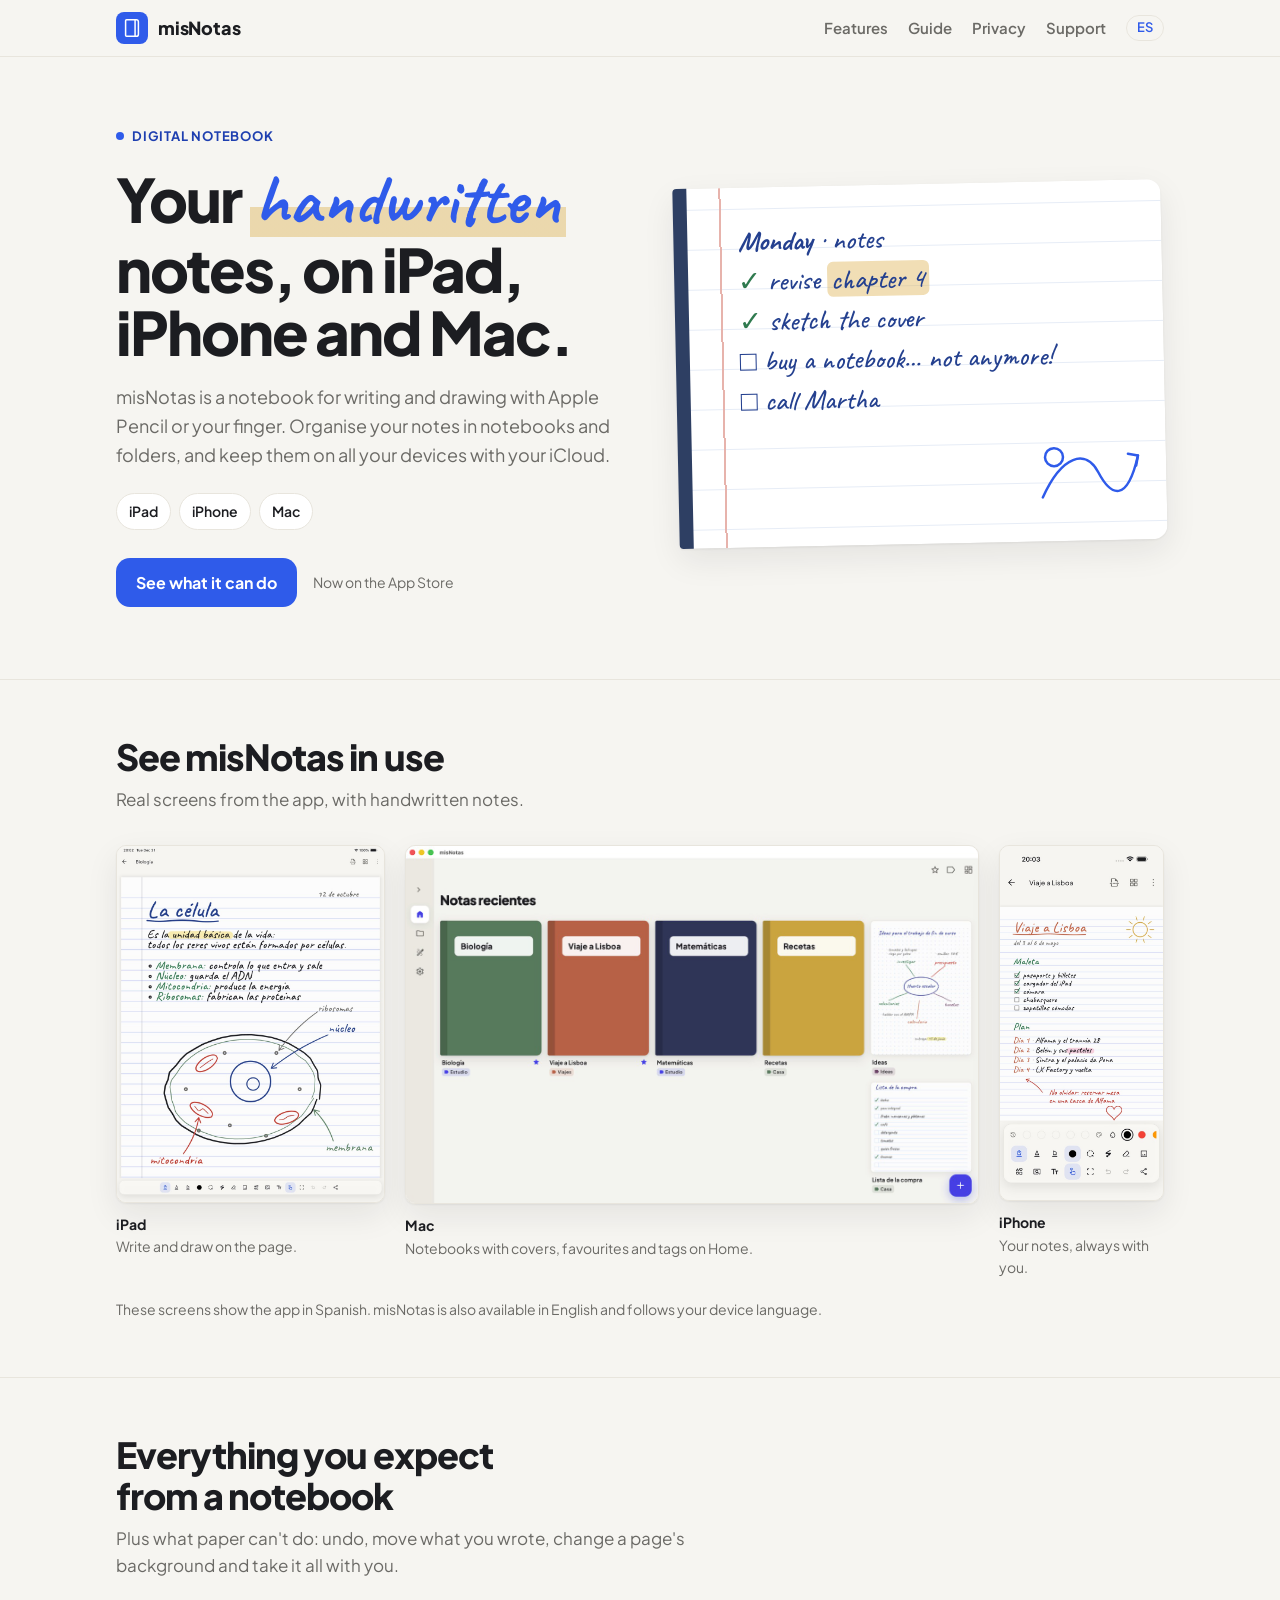
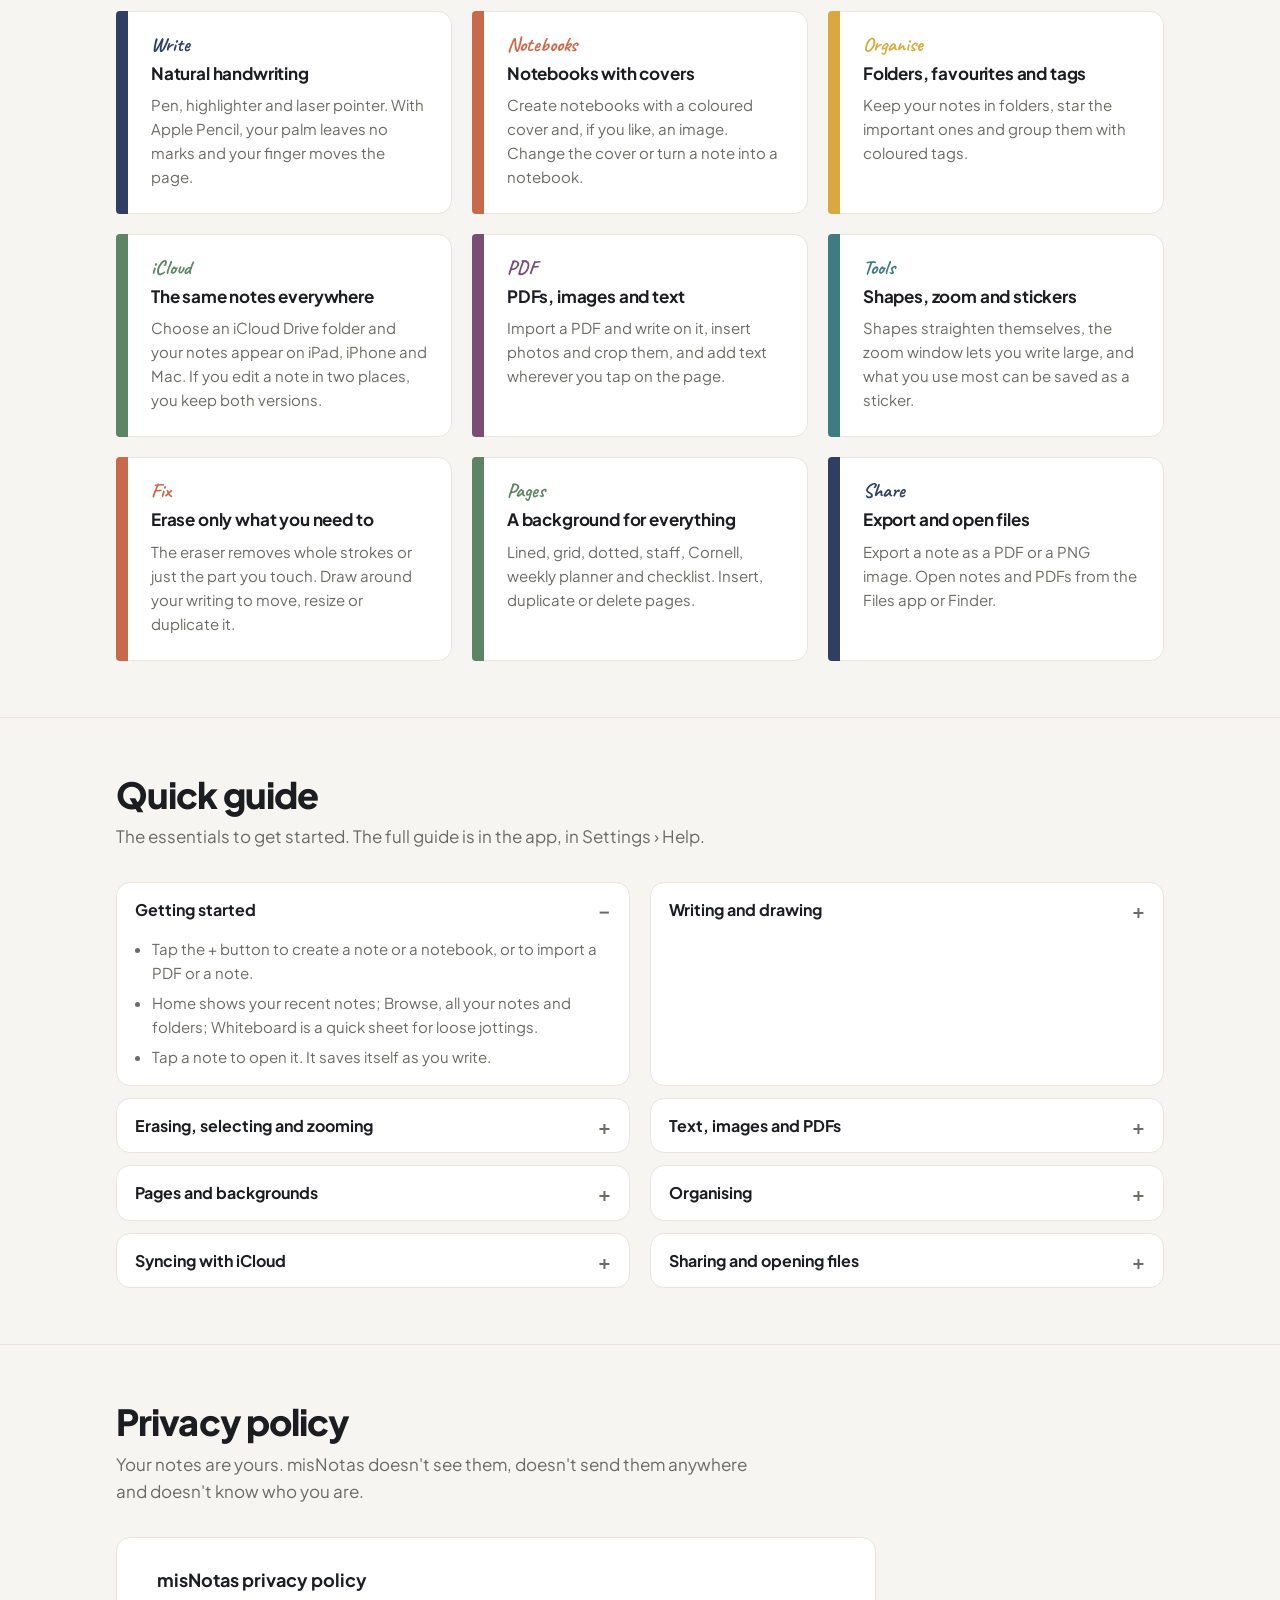
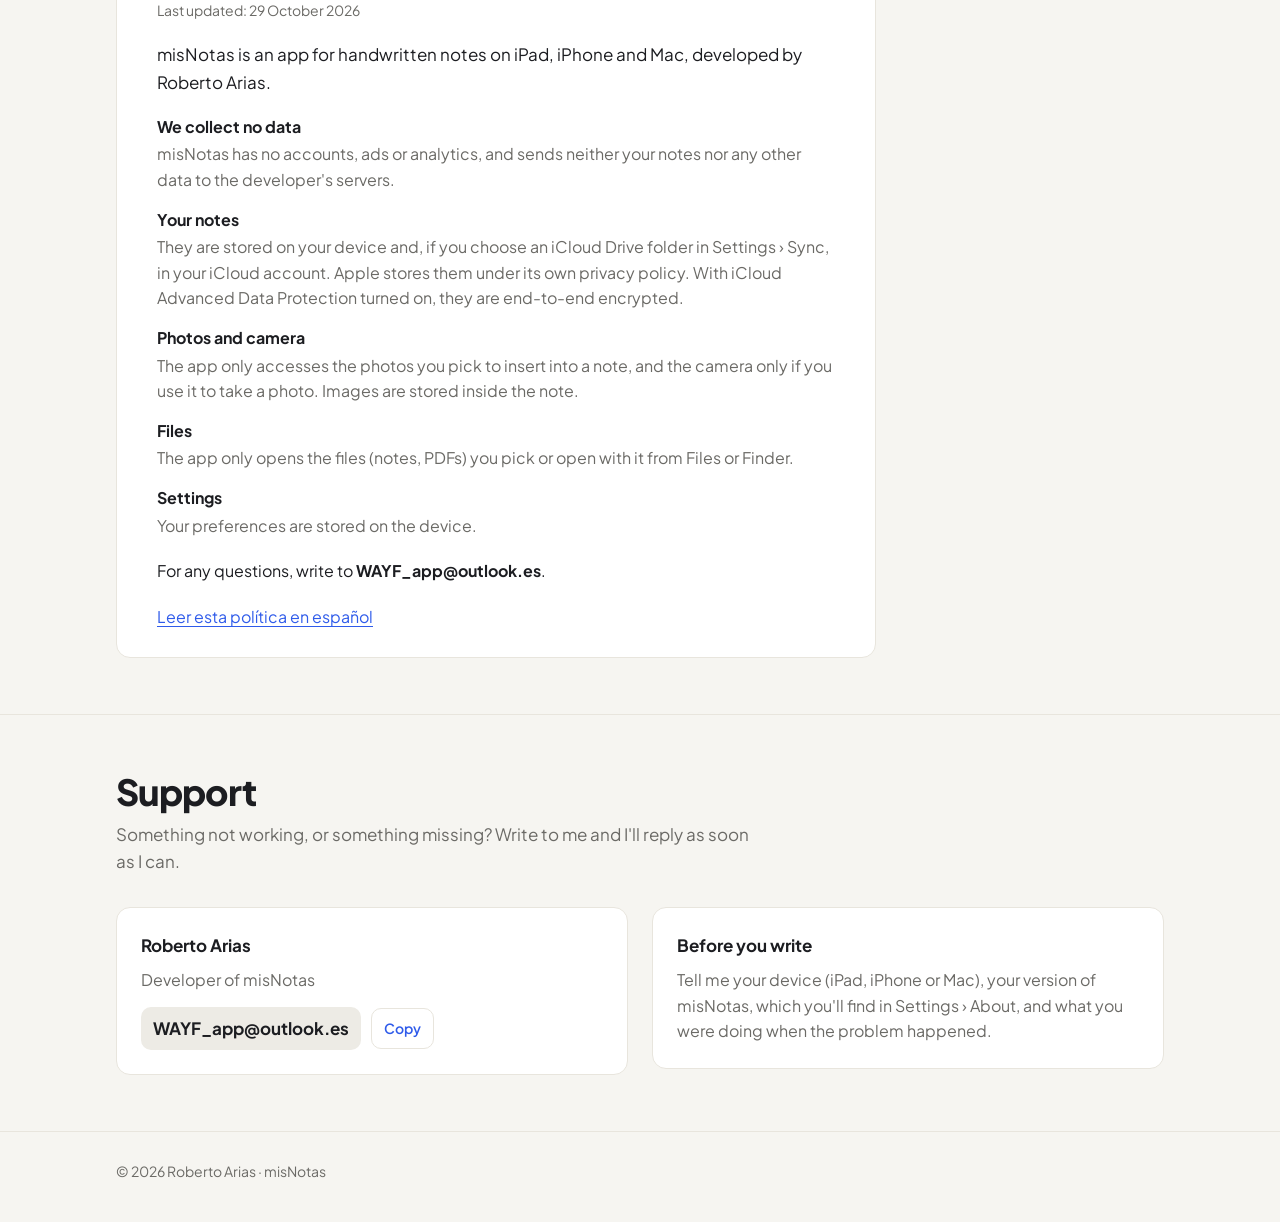
<file: misnotas/en.html>
<!doctype html>
<html lang="en">
<head>
<meta charset="utf-8">
<meta name="viewport" content="width=device-width, initial-scale=1, viewport-fit=cover">
<title>misNotas</title>
<meta name="description" content="misNotas: handwritten notes on iPad, iPhone and Mac. Features, quick guide, support and privacy policy.">
<link rel="alternate" hreflang="es" href="index.html">
<link rel="preconnect" href="https://fonts.googleapis.com">
<link rel="preconnect" href="https://fonts.gstatic.com" crossorigin>
<link rel="stylesheet" href="https://fonts.googleapis.com/css2?family=Caveat:wght@500;700&family=Plus+Jakarta+Sans:wght@400;500;600;700;800&display=swap">
<link rel="stylesheet" href="styles.css">
</head>
<body>

<header class="top">
  <div class="wrap">
    <a class="brand" href="#home" aria-label="misNotas, home">
      <svg viewBox="0 0 1024 1024" aria-hidden="true"><rect width="1024" height="1024" fill="#2F5BEA"/><g transform="translate(148 148) scale(30.333)" fill="none" stroke="#FFFFFF" stroke-width="1.6" stroke-linejoin="round"><path d="M6.25 3.25H16.5a2.25 2.25 0 0 1 2.25 2.25v13a2.25 2.25 0 0 1-2.25 2.25H6.25a1 1 0 0 1-1-1V4.25a1 1 0 0 1 1-1z"/><path d="M15.25 3.25v17.5"/></g></svg>
      misNotas
    </a>
    <nav class="links" aria-label="Sections">
      <a class="opt" href="#features">Features</a>
      <a class="opt" href="#guide">Guide</a>
      <a href="#privacy">Privacy</a>
      <a href="#support">Support</a>
      <a class="lang" href="index.html" hreflang="es" lang="es" aria-label="Leer esta página en español">ES</a>
    </nav>
  </div>
</header>

<main id="home">
  <section class="hero">
    <div class="wrap">
      <div>
        <span class="eyebrow">Digital notebook</span>
        <h1>Your <span class="hand">handwritten</span> notes, on iPad, iPhone and Mac.</h1>
        <p class="lede">misNotas is a notebook for writing and drawing with Apple Pencil or your finger. Organise your notes in notebooks and folders, and keep them on all your devices with your iCloud.</p>
        <div class="devices" aria-label="Devices">
          <span class="chip">iPad</span>
          <span class="chip">iPhone</span>
          <span class="chip">Mac</span>
        </div>
        <div class="status">
          <a class="btn" href="#features">See what it can do</a>
          <small>Now on the App Store</small>
        </div>
      </div>

      <div class="paper" role="img" aria-label="A ruled misNotas page with a handwritten list">
        <div class="note">
          <b>Monday</b> · notes<br>
          <span class="check">✓</span> revise <span class="hl">chapter 4</span><br>
          <span class="check">✓</span> sketch the cover<br>
          □ buy a notebook… not anymore!<br>
          □ call Martha
        </div>
        <svg class="doodle" viewBox="0 0 110 80" aria-hidden="true">
          <path d="M8 62 C 28 20, 52 14, 64 38 S 92 70, 104 22"/>
          <path d="M94 20 L104 22 L102 32"/>
          <circle cx="20" cy="22" r="9"/>
        </svg>
      </div>
    </div>
  </section>

  <section class="block" id="screens">
    <div class="wrap">
      <div class="section-head">
        <h2>See misNotas in use</h2>
        <p>Real screens from the app, with handwritten notes.</p>
      </div>
      <div class="gallery">
        <figure class="ipad">
          <img src="img/ipad-note.jpg" alt="A biology note on iPad, with a hand-drawn diagram of a cell and the toolbar" loading="lazy">
          <figcaption><b>iPad</b>Write and draw on the page.</figcaption>
        </figure>
        <figure class="mac">
          <img src="img/mac-home.jpg" alt="The misNotas home screen on Mac, with coloured notebooks, recent notes, favourites and tags" loading="lazy">
          <figcaption><b>Mac</b>Notebooks with covers, favourites and tags on Home.</figcaption>
        </figure>
        <figure class="iphone">
          <img src="img/iphone-note.jpg" alt="A note about a trip to Lisbon on iPhone, with a checklist and the colour bar open" loading="lazy">
          <figcaption><b>iPhone</b>Your notes, always with you.</figcaption>
        </figure>
      </div>
      <p class="shots-note">These screens show the app in Spanish. misNotas is also available in English and follows your device language.</p>
    </div>
  </section>

  <section class="block" id="features">
    <div class="wrap">
      <div class="section-head">
        <h2>Everything you expect from a notebook</h2>
        <p>Plus what paper can't do: undo, move what you wrote, change a page's background and take it all with you.</p>
      </div>
      <div class="shelf">
        <article class="book" style="--cover: var(--c1)">
          <span class="label">Write</span>
          <h3>Natural handwriting</h3>
          <p>Pen, highlighter and laser pointer. With Apple Pencil, your palm leaves no marks and your finger moves the page.</p>
        </article>
        <article class="book" style="--cover: var(--c2)">
          <span class="label">Notebooks</span>
          <h3>Notebooks with covers</h3>
          <p>Create notebooks with a coloured cover and, if you like, an image. Change the cover or turn a note into a notebook.</p>
        </article>
        <article class="book" style="--cover: var(--c3)">
          <span class="label">Organise</span>
          <h3>Folders, favourites and tags</h3>
          <p>Keep your notes in folders, star the important ones and group them with coloured tags.</p>
        </article>
        <article class="book" style="--cover: var(--c4)">
          <span class="label">iCloud</span>
          <h3>The same notes everywhere</h3>
          <p>Choose an iCloud Drive folder and your notes appear on iPad, iPhone and Mac. If you edit a note in two places, you keep both versions.</p>
        </article>
        <article class="book" style="--cover: var(--c5)">
          <span class="label">PDF</span>
          <h3>PDFs, images and text</h3>
          <p>Import a PDF and write on it, insert photos and crop them, and add text wherever you tap on the page.</p>
        </article>
        <article class="book" style="--cover: var(--c6)">
          <span class="label">Tools</span>
          <h3>Shapes, zoom and stickers</h3>
          <p>Shapes straighten themselves, the zoom window lets you write large, and what you use most can be saved as a sticker.</p>
        </article>
        <article class="book" style="--cover: var(--c2)">
          <span class="label">Fix</span>
          <h3>Erase only what you need to</h3>
          <p>The eraser removes whole strokes or just the part you touch. Draw around your writing to move, resize or duplicate it.</p>
        </article>
        <article class="book" style="--cover: var(--c4)">
          <span class="label">Pages</span>
          <h3>A background for everything</h3>
          <p>Lined, grid, dotted, staff, Cornell, weekly planner and checklist. Insert, duplicate or delete pages.</p>
        </article>
        <article class="book" style="--cover: var(--c1)">
          <span class="label">Share</span>
          <h3>Export and open files</h3>
          <p>Export a note as a PDF or a PNG image. Open notes and PDFs from the Files app or Finder.</p>
        </article>
      </div>
    </div>
  </section>

  <section class="block" id="guide">
    <div class="wrap">
      <div class="section-head">
        <h2>Quick guide</h2>
        <p>The essentials to get started. The full guide is in the app, in Settings › Help.</p>
      </div>
      <div class="guide">
        <details open>
          <summary>Getting started</summary>
          <ul>
            <li>Tap the + button to create a note or a notebook, or to import a PDF or a note.</li>
            <li>Home shows your recent notes; Browse, all your notes and folders; Whiteboard is a quick sheet for loose jottings.</li>
            <li>Tap a note to open it. It saves itself as you write.</li>
          </ul>
        </details>
        <details>
          <summary>Writing and drawing</summary>
          <ul>
            <li>Pick the pen, highlighter, shape pen or laser pointer. Tap the tool again to change its size and colour.</li>
            <li>With Apple Pencil, your finger moves and zooms the page and your palm is ignored. Turn on "Draw with finger" to write with your finger.</li>
            <li>With the shape pen, draw a line, rectangle or circle and misNotas straightens it.</li>
            <li>Star your favourite pens and colours to keep them at hand.</li>
          </ul>
        </details>
        <details>
          <summary>Erasing, selecting and zooming</summary>
          <ul>
            <li>The eraser removes whole strokes or just the part you touch; choose in its options.</li>
            <li>With Select, draw around strokes and images to move, resize, duplicate or delete them, or save them as a sticker.</li>
            <li>The zoom window magnifies part of the page so you can write large.</li>
          </ul>
        </details>
        <details>
          <summary>Text, images and PDFs</summary>
          <ul>
            <li>Tap the text button, then tap where on the page you want to write.</li>
            <li>Photo inserts images from Photos or Files. Tap an image to crop it, use it as the page background or delete it.</li>
            <li>Import a PDF to write on its pages.</li>
          </ul>
        </details>
        <details>
          <summary>Pages and backgrounds</summary>
          <ul>
            <li>Writing on the last page adds a blank one at the end.</li>
            <li>From the note's menu (the three dots) you can insert, duplicate or delete pages and change the background.</li>
            <li>Choose the background for new notes in Settings.</li>
          </ul>
        </details>
        <details>
          <summary>Organising</summary>
          <ul>
            <li>In Browse you can create folders and move between them.</li>
            <li>Press and hold a note to select it. The bottom bar lets you rename it, change its cover, favourite it, tag it, move it, delete it or export it.</li>
            <li>Tap the star on Home to see only your favourites, and the tags button to see a tag's notes.</li>
          </ul>
        </details>
        <details>
          <summary>Syncing with iCloud</summary>
          <ul>
            <li>In Settings › Sync, choose an iCloud Drive folder on each device.</li>
            <li>Changes reach your other devices by themselves. Notes still in the cloud download when you open them.</li>
            <li>If you change the same note on two devices at once, misNotas keeps both versions and lets you choose.</li>
          </ul>
        </details>
        <details>
          <summary>Sharing and opening files</summary>
          <ul>
            <li>Export a note as a PDF, a PNG image or an .sba file to pass it on.</li>
            <li>Open notes (.mnt), .sba files and PDFs from the Files app or Finder with "Open with" or "Share".</li>
          </ul>
        </details>
      </div>
    </div>
  </section>

  <section class="block" id="privacy">
    <div class="wrap">
      <div class="section-head">
        <h2>Privacy policy</h2>
        <p>Your notes are yours. misNotas doesn't see them, doesn't send them anywhere and doesn't know who you are.</p>
      </div>
      <article class="policy">
        <h3>misNotas privacy policy</h3>
        <p class="meta">Last updated: 29 October 2026</p>
        <p class="lead">misNotas is an app for handwritten notes on iPad, iPhone and Mac, developed by Roberto Arias.</p>
        <dl>
          <div>
            <dt>We collect no data</dt>
            <dd>misNotas has no accounts, ads or analytics, and sends neither your notes nor any other data to the developer's servers.</dd>
          </div>
          <div>
            <dt>Your notes</dt>
            <dd>They are stored on your device and, if you choose an iCloud Drive folder in Settings › Sync, in your iCloud account. Apple stores them under its own privacy policy. With iCloud Advanced Data Protection turned on, they are end-to-end encrypted.</dd>
          </div>
          <div>
            <dt>Photos and camera</dt>
            <dd>The app only accesses the photos you pick to insert into a note, and the camera only if you use it to take a photo. Images are stored inside the note.</dd>
          </div>
          <div>
            <dt>Files</dt>
            <dd>The app only opens the files (notes, PDFs) you pick or open with it from Files or Finder.</dd>
          </div>
          <div>
            <dt>Settings</dt>
            <dd>Your preferences are stored on the device.</dd>
          </div>
        </dl>
        <p class="contact">For any questions, write to <strong>WAYF_app@outlook.es</strong>.</p>
        <p class="contact" lang="es"><a href="index.html#privacidad" hreflang="es">Leer esta política en español</a></p>
      </article>
    </div>
  </section>

  <section class="block" id="support">
    <div class="wrap">
      <div class="section-head">
        <h2>Support</h2>
        <p>Something not working, or something missing? Write to me and I'll reply as soon as I can.</p>
      </div>
      <div class="support">
        <div class="card">
          <h3>Roberto Arias</h3>
          <p>Developer of misNotas</p>
          <div class="email-row">
            <span class="email" id="email">WAYF_app@outlook.es</span>
            <button class="copy" id="copy-email" type="button" data-copied="Copied" data-selected="Selected">Copy</button>
          </div>
        </div>
        <div class="card">
          <h3>Before you write</h3>
          <p>Tell me your device (iPad, iPhone or Mac), your version of misNotas, which you'll find in Settings › About, and what you were doing when the problem happened.</p>
        </div>
      </div>
    </div>
  </section>
</main>

<footer>
  <div class="wrap">
    <span>© 2026 Roberto Arias · misNotas</span>
  </div>
</footer>

<script src="site.js"></script>
</body>
</html>
</file>
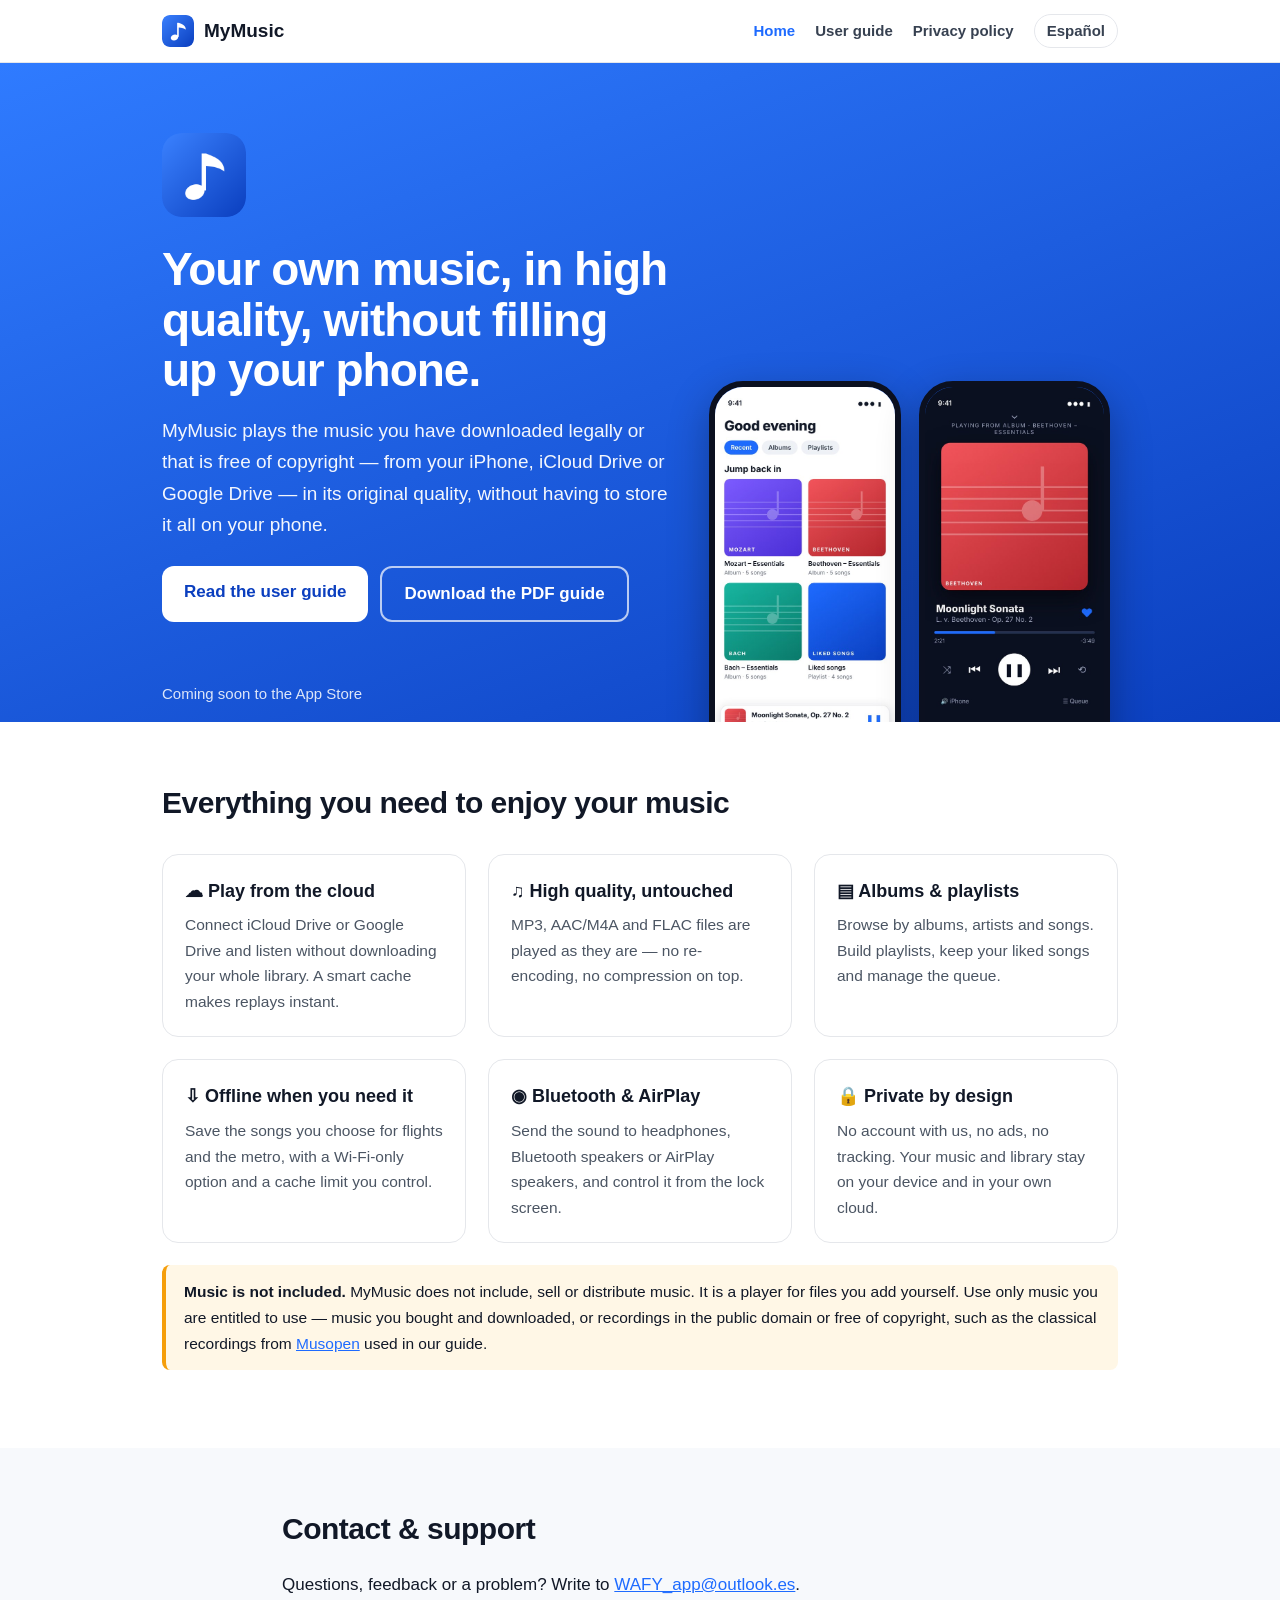
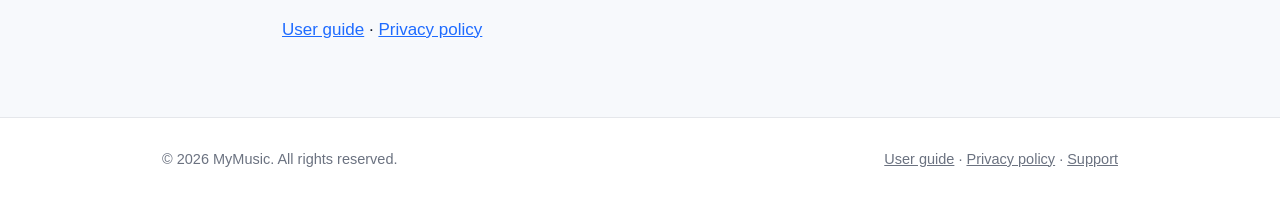
<file: mymusic/mymusic.html>
<!doctype html><html lang="en"><head><meta charset="utf-8"><meta name="viewport" content="width=device-width,initial-scale=1"><title>MyMusic</title>
<link rel="icon" href="assets/favicon.png"><link rel="alternate" hreflang="en" href="en/index.html"><link rel="alternate" hreflang="es" href="es/index.html">
<script>var l=(navigator.language||'en').toLowerCase().indexOf('es')===0?'es':'en';location.replace(l+'/index.html');</script>
<style>body{font:18px -apple-system,Helvetica,Arial,sans-serif;text-align:center;padding:80px 20px}a{color:#1E6BFF;font-weight:700;margin:0 10px}</style></head>
<body><img src="assets/icon.png" width="96" style="border-radius:22px"><h1>MyMusic</h1><p><a href="en/index.html">English</a> · <a href="es/index.html">Español</a></p></body></html>
</file>
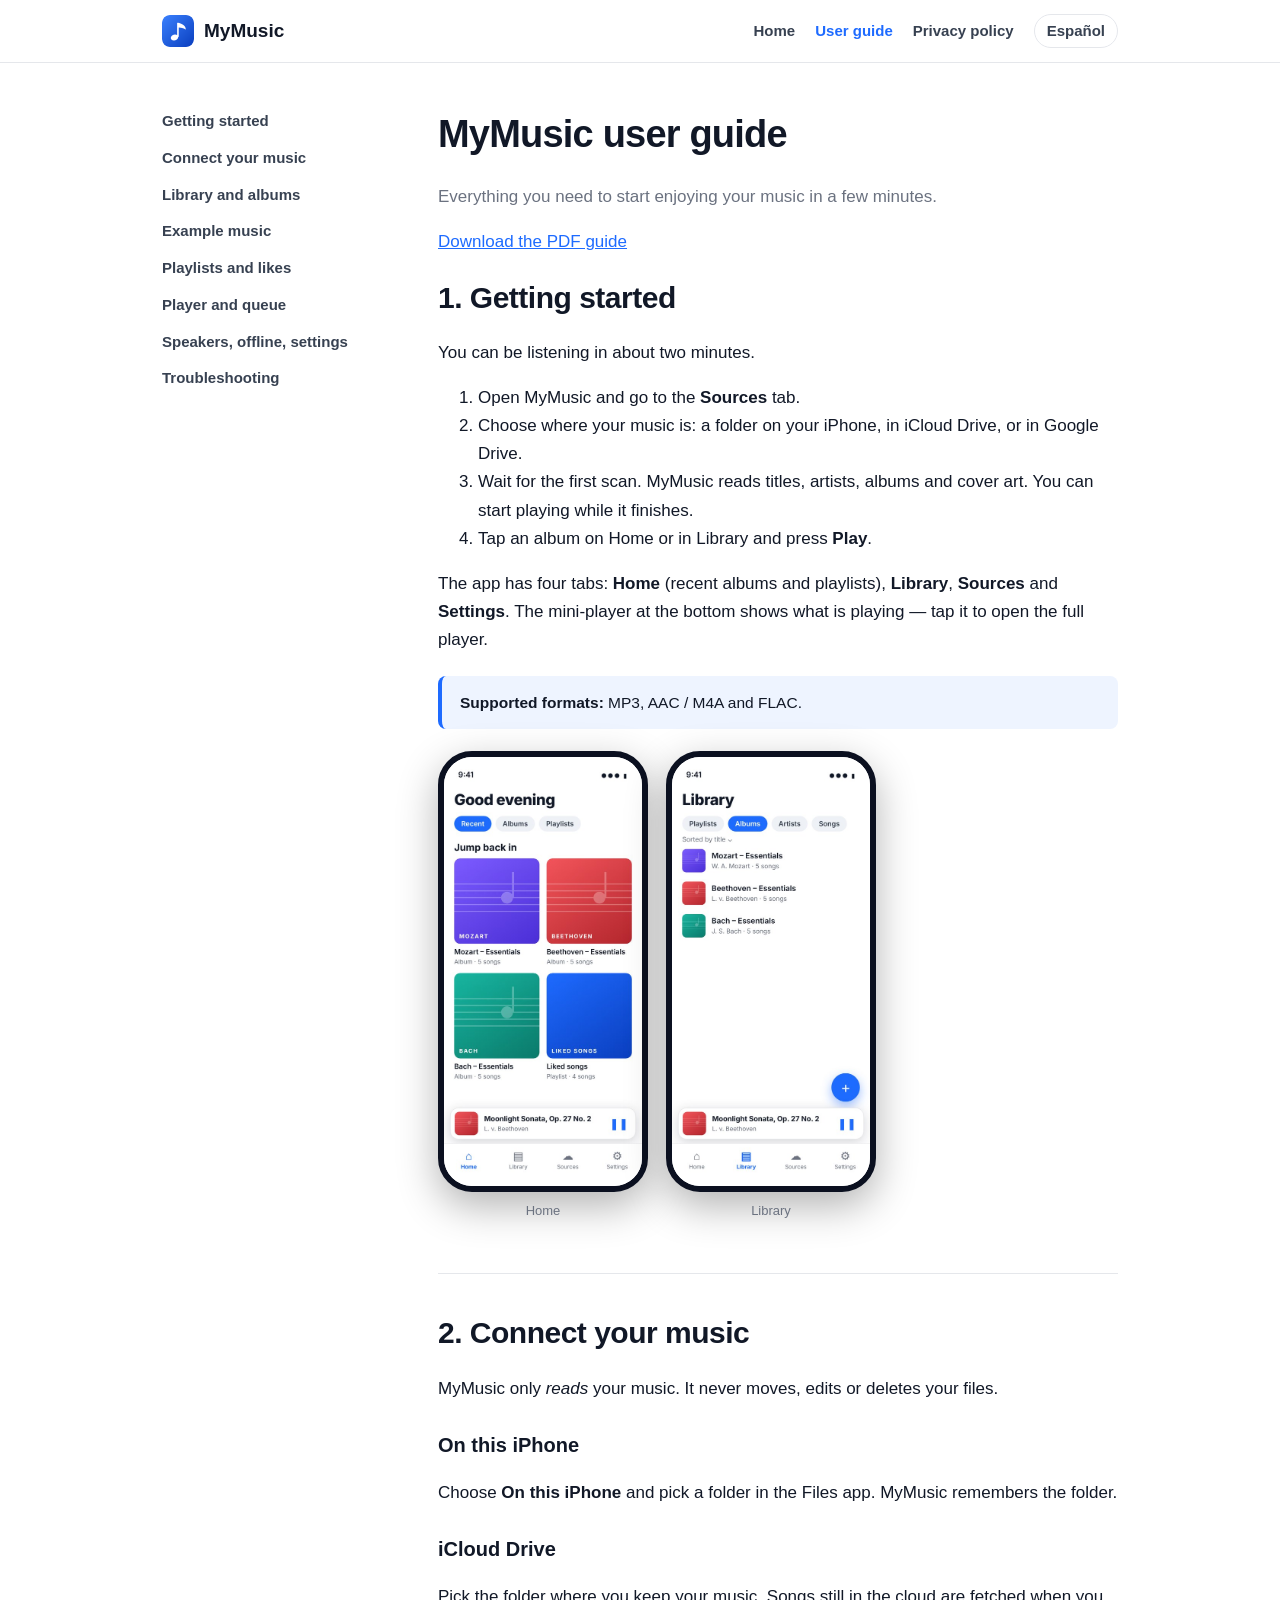
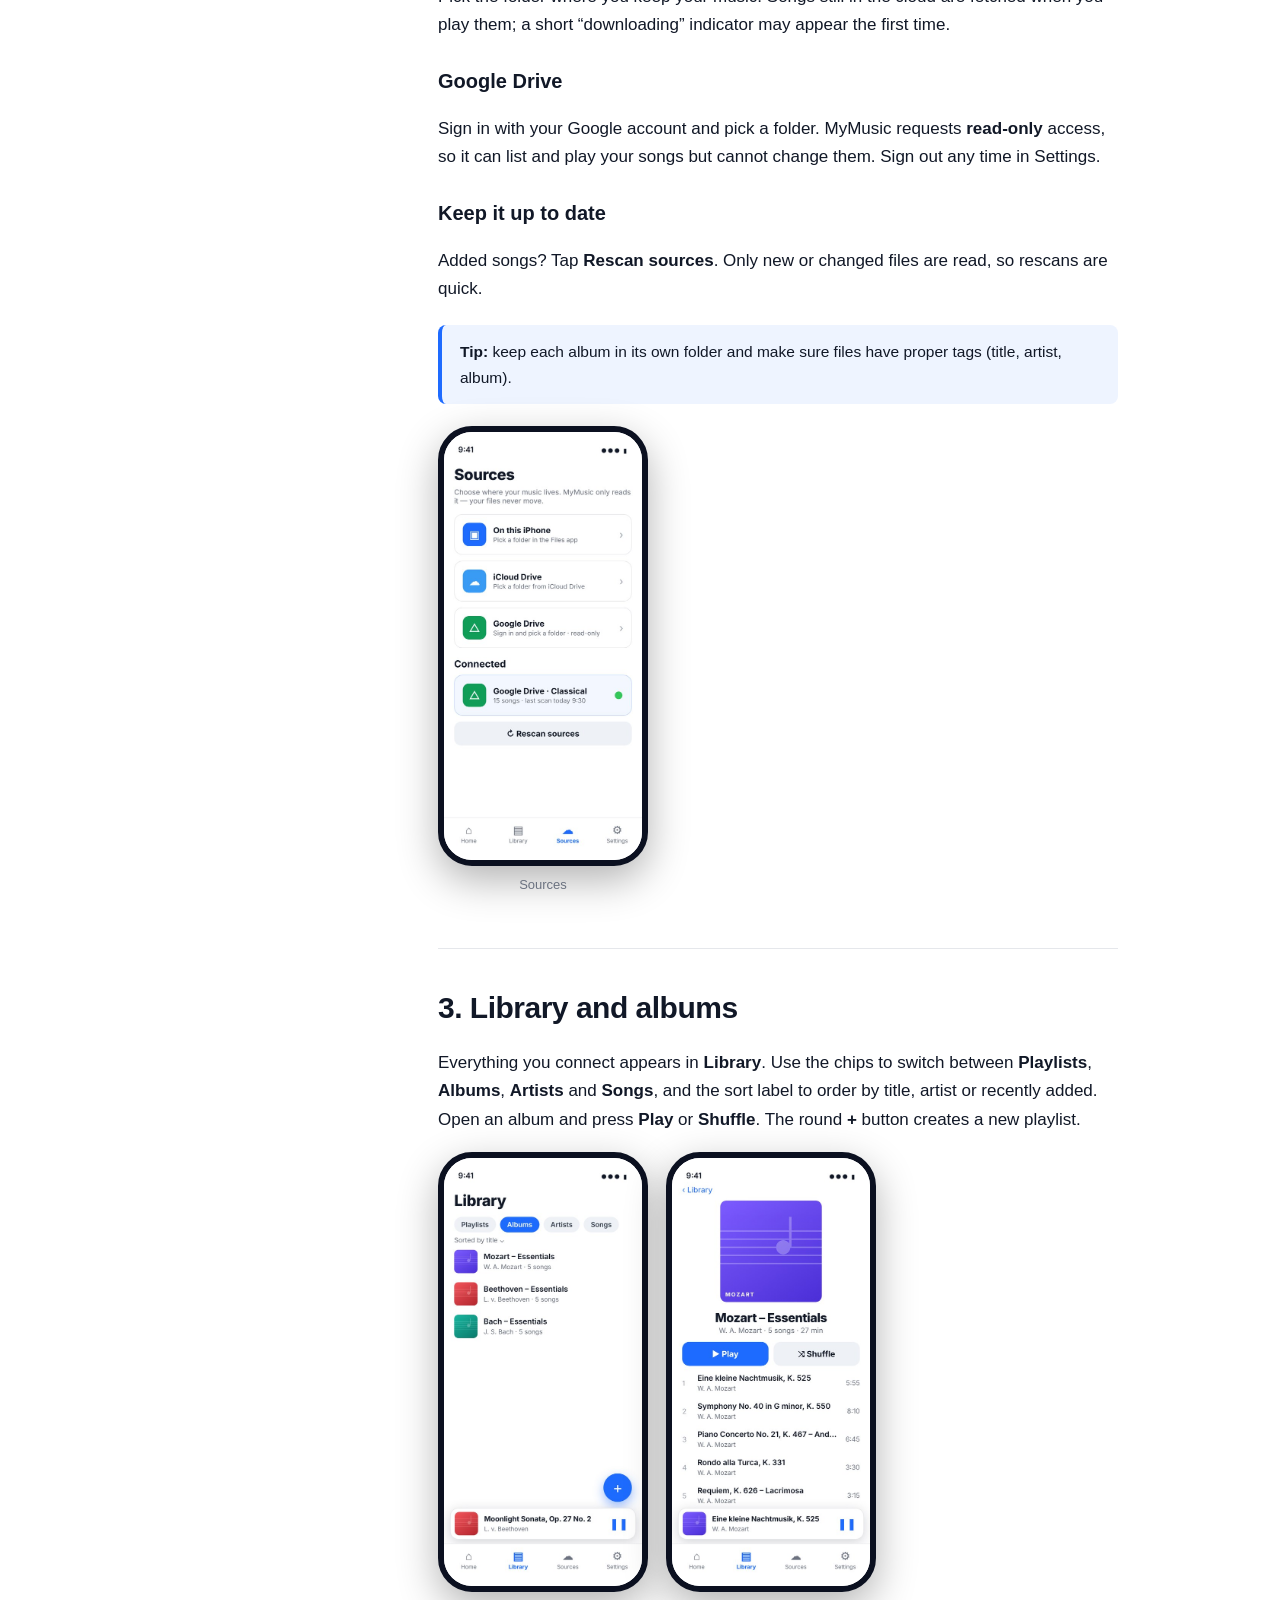
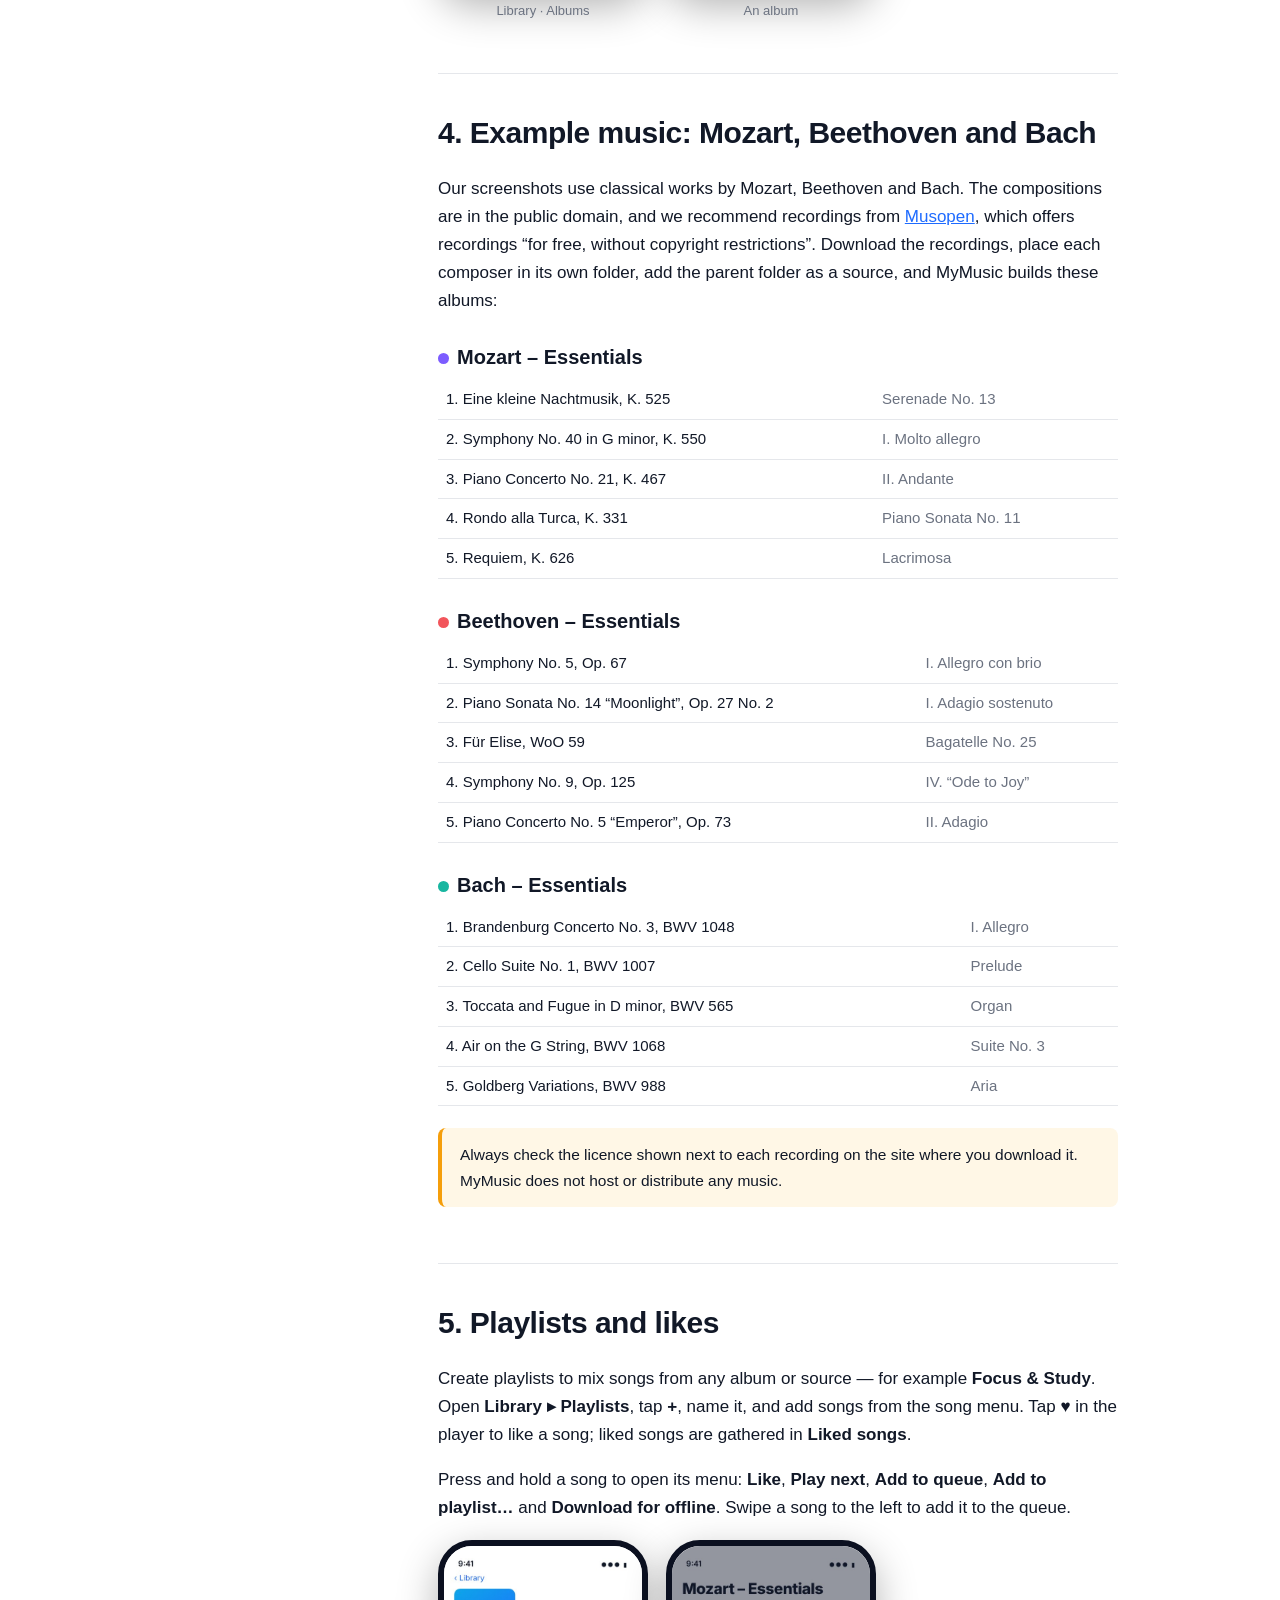
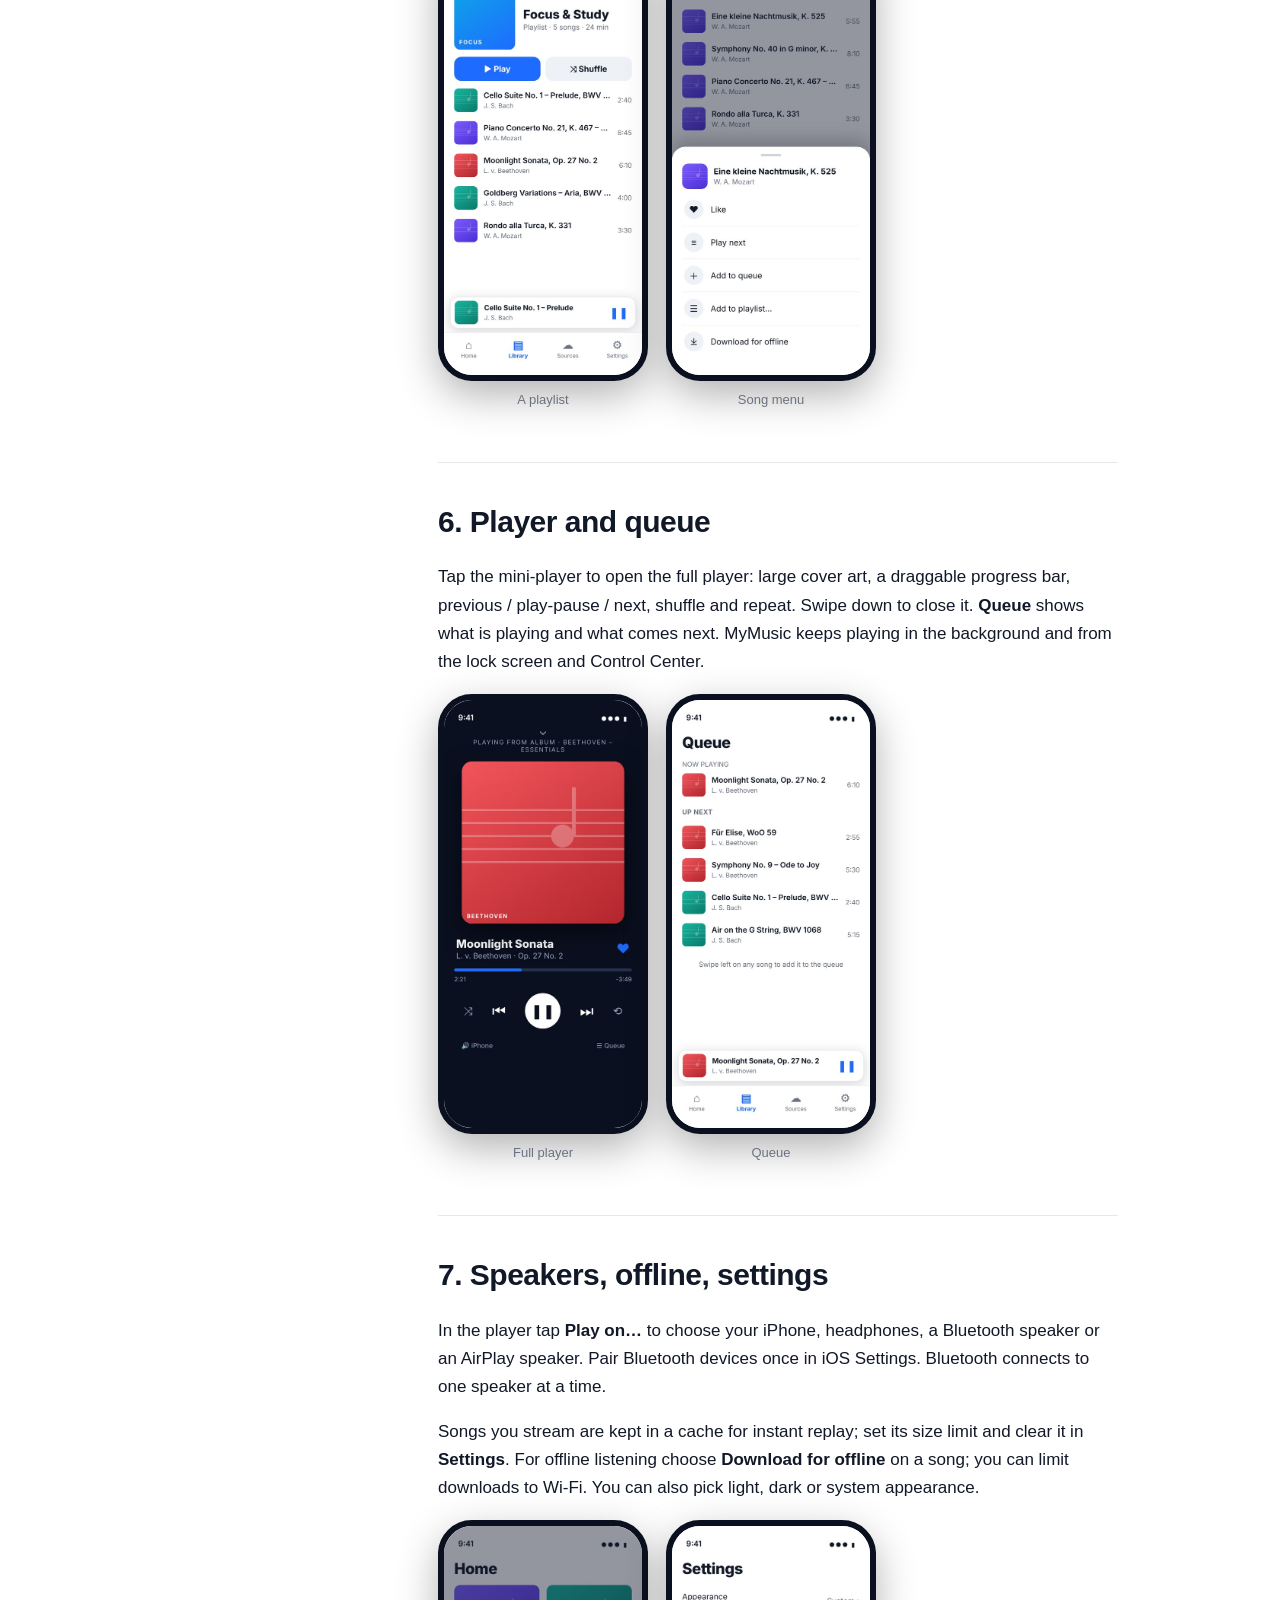
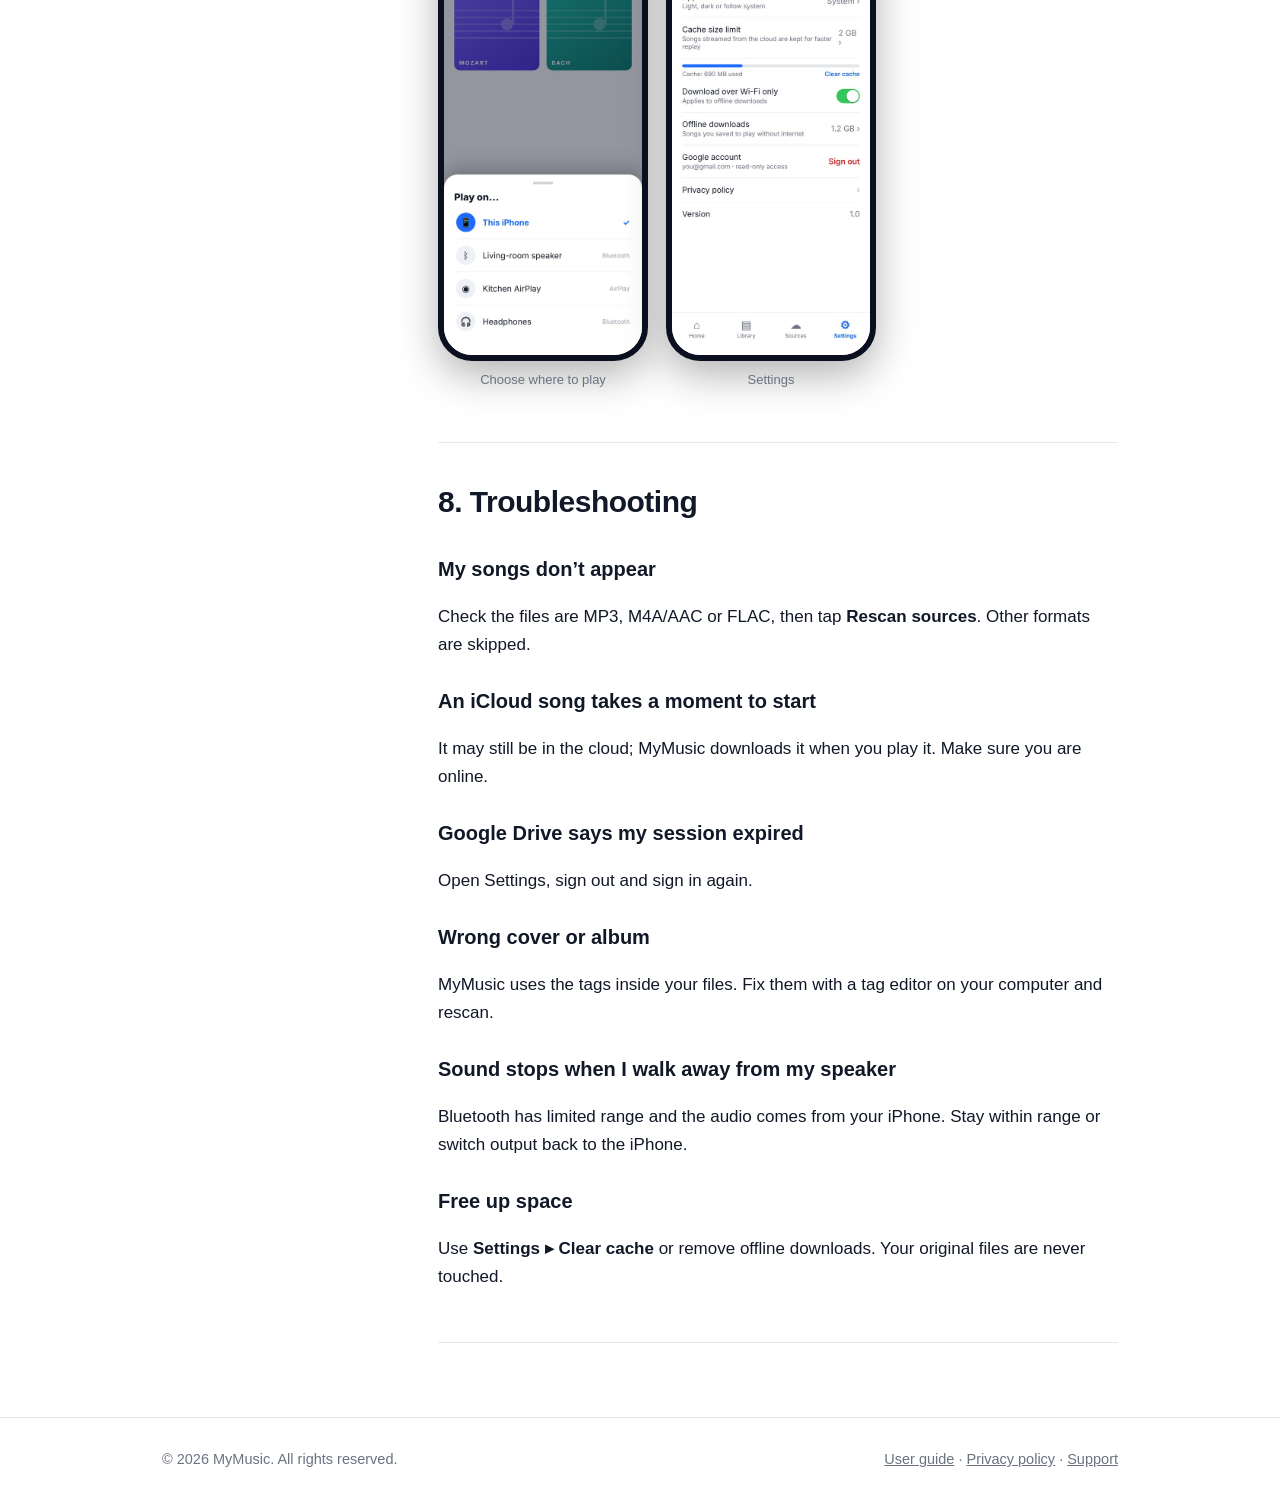
<file: mymusic/en/guide.html>
<!doctype html><html lang="en"><head><meta charset="utf-8"><meta name="viewport" content="width=device-width,initial-scale=1">
<title>MyMusic user guide – MyMusic</title><meta name="description" content="Everything you need to start enjoying your music in a few minutes.">
<link rel="icon" href="../assets/favicon.png"><link rel="apple-touch-icon" href="../assets/apple-touch-icon.png">
<link rel="alternate" hreflang="es" href="../es/guia.html"><link rel="stylesheet" href="../assets/style.css"></head><body>
<header class="top"><div class="wrap"><a class="brand" href="index.html"><img src="../assets/icon.png" alt="">MyMusic</a>
<nav><a href="index.html" class="">Home</a><a href="guide.html" class="on">User guide</a><a href="privacy.html" class="">Privacy policy</a><a class="lang" href="../es/guia.html" hreflang="es">Español</a></nav></div></header>
<div class="wrap"><div class="guide"><div class="toc"><a href="#s0">Getting started</a><a href="#s1">Connect your music</a><a href="#s2">Library and albums</a><a href="#s3">Example music</a><a href="#s4">Playlists and likes</a><a href="#s5">Player and queue</a><a href="#s6">Speakers, offline, settings</a><a href="#s7">Troubleshooting</a></div><article><h1>MyMusic user guide</h1><p style="color:#6B7280">Everything you need to start enjoying your music in a few minutes.</p><p><a href="../assets/MyMusic-User-Guide-EN.pdf">Download the PDF guide</a></p><section id="s0"><h2>1. Getting started</h2><p>You can be listening in about two minutes.</p><ol><li>Open MyMusic and go to the <b>Sources</b> tab.</li><li>Choose where your music is: a folder on your iPhone, in iCloud Drive, or in Google Drive.</li><li>Wait for the first scan. MyMusic reads titles, artists, albums and cover art. You can start playing while it finishes.</li><li>Tap an album on Home or in Library and press <b>Play</b>.</li></ol><p>The app has four tabs: <b>Home</b> (recent albums and playlists), <b>Library</b>, <b>Sources</b> and <b>Settings</b>. The mini-player at the bottom shows what is playing — tap it to open the full player.</p><div class="tip"><b>Supported formats:</b> MP3, AAC / M4A and FLAC.</div><div class="fig"><figure><img class="phone" src="../assets/home.jpg" alt="Home" loading="lazy"><figcaption>Home</figcaption></figure><figure><img class="phone" src="../assets/library.jpg" alt="Library" loading="lazy"><figcaption>Library</figcaption></figure></div></section><section id="s1"><h2>2. Connect your music</h2><p>MyMusic only <i>reads</i> your music. It never moves, edits or deletes your files.</p><h3>On this iPhone</h3><p>Choose <b>On this iPhone</b> and pick a folder in the Files app. MyMusic remembers the folder.</p><h3>iCloud Drive</h3><p>Pick the folder where you keep your music. Songs still in the cloud are fetched when you play them; a short “downloading” indicator may appear the first time.</p><h3>Google Drive</h3><p>Sign in with your Google account and pick a folder. MyMusic requests <b>read-only</b> access, so it can list and play your songs but cannot change them. Sign out any time in Settings.</p><h3>Keep it up to date</h3><p>Added songs? Tap <b>Rescan sources</b>. Only new or changed files are read, so rescans are quick.</p><div class="tip"><b>Tip:</b> keep each album in its own folder and make sure files have proper tags (title, artist, album).</div><div class="fig"><figure><img class="phone" src="../assets/sources.jpg" alt="Sources" loading="lazy"><figcaption>Sources</figcaption></figure></div></section><section id="s2"><h2>3. Library and albums</h2><p>Everything you connect appears in <b>Library</b>. Use the chips to switch between <b>Playlists</b>, <b>Albums</b>, <b>Artists</b> and <b>Songs</b>, and the sort label to order by title, artist or recently added. Open an album and press <b>Play</b> or <b>Shuffle</b>. The round <b>+</b> button creates a new playlist.</p><div class="fig"><figure><img class="phone" src="../assets/library.jpg" alt="Library · Albums" loading="lazy"><figcaption>Library · Albums</figcaption></figure><figure><img class="phone" src="../assets/album.jpg" alt="An album" loading="lazy"><figcaption>An album</figcaption></figure></div></section><section id="s3"><h2>4. Example music: Mozart, Beethoven and Bach</h2><p>Our screenshots use classical works by Mozart, Beethoven and Bach. The compositions are in the public domain, and we recommend recordings from <a href="https://musopen.org/">Musopen</a>, which offers recordings “for free, without copyright restrictions”. Download the recordings, place each composer in its own folder, add the parent folder as a source, and MyMusic builds these albums:</p><h3><span class="dot" style="background:#7C5CFF"></span>Mozart – Essentials</h3><table class="t"><tr><td>1. Eine kleine Nachtmusik, K. 525</td><td>Serenade No. 13</td></tr><tr><td>2. Symphony No. 40 in G minor, K. 550</td><td>I. Molto allegro</td></tr><tr><td>3. Piano Concerto No. 21, K. 467</td><td>II. Andante</td></tr><tr><td>4. Rondo alla Turca, K. 331</td><td>Piano Sonata No. 11</td></tr><tr><td>5. Requiem, K. 626</td><td>Lacrimosa</td></tr></table><h3><span class="dot" style="background:#F2555B"></span>Beethoven – Essentials</h3><table class="t"><tr><td>1. Symphony No. 5, Op. 67</td><td>I. Allegro con brio</td></tr><tr><td>2. Piano Sonata No. 14 “Moonlight”, Op. 27 No. 2</td><td>I. Adagio sostenuto</td></tr><tr><td>3. Für Elise, WoO 59</td><td>Bagatelle No. 25</td></tr><tr><td>4. Symphony No. 9, Op. 125</td><td>IV. “Ode to Joy”</td></tr><tr><td>5. Piano Concerto No. 5 “Emperor”, Op. 73</td><td>II. Adagio</td></tr></table><h3><span class="dot" style="background:#18B6A0"></span>Bach – Essentials</h3><table class="t"><tr><td>1. Brandenburg Concerto No. 3, BWV 1048</td><td>I. Allegro</td></tr><tr><td>2. Cello Suite No. 1, BWV 1007</td><td>Prelude</td></tr><tr><td>3. Toccata and Fugue in D minor, BWV 565</td><td>Organ</td></tr><tr><td>4. Air on the G String, BWV 1068</td><td>Suite No. 3</td></tr><tr><td>5. Goldberg Variations, BWV 988</td><td>Aria</td></tr></table><div class="note">Always check the licence shown next to each recording on the site where you download it. MyMusic does not host or distribute any music.</div></section><section id="s4"><h2>5. Playlists and likes</h2><p>Create playlists to mix songs from any album or source — for example <b>Focus &amp; Study</b>. Open <b>Library ▸ Playlists</b>, tap <b>+</b>, name it, and add songs from the song menu. Tap <b>♥</b> in the player to like a song; liked songs are gathered in <b>Liked songs</b>.</p><p>Press and hold a song to open its menu: <b>Like</b>, <b>Play next</b>, <b>Add to queue</b>, <b>Add to playlist…</b> and <b>Download for offline</b>. Swipe a song to the left to add it to the queue.</p><div class="fig"><figure><img class="phone" src="../assets/playlist.jpg" alt="A playlist" loading="lazy"><figcaption>A playlist</figcaption></figure><figure><img class="phone" src="../assets/menu.jpg" alt="Song menu" loading="lazy"><figcaption>Song menu</figcaption></figure></div></section><section id="s5"><h2>6. Player and queue</h2><p>Tap the mini-player to open the full player: large cover art, a draggable progress bar, previous / play-pause / next, shuffle and repeat. Swipe down to close it. <b>Queue</b> shows what is playing and what comes next. MyMusic keeps playing in the background and from the lock screen and Control Center.</p><div class="fig"><figure><img class="phone" src="../assets/player.jpg" alt="Full player" loading="lazy"><figcaption>Full player</figcaption></figure><figure><img class="phone" src="../assets/queue.jpg" alt="Queue" loading="lazy"><figcaption>Queue</figcaption></figure></div></section><section id="s6"><h2>7. Speakers, offline, settings</h2><p>In the player tap <b>Play on…</b> to choose your iPhone, headphones, a Bluetooth speaker or an AirPlay speaker. Pair Bluetooth devices once in iOS Settings. Bluetooth connects to one speaker at a time.</p><p>Songs you stream are kept in a cache for instant replay; set its size limit and clear it in <b>Settings</b>. For offline listening choose <b>Download for offline</b> on a song; you can limit downloads to Wi-Fi. You can also pick light, dark or system appearance.</p><div class="fig"><figure><img class="phone" src="../assets/output.jpg" alt="Choose where to play" loading="lazy"><figcaption>Choose where to play</figcaption></figure><figure><img class="phone" src="../assets/settings.jpg" alt="Settings" loading="lazy"><figcaption>Settings</figcaption></figure></div></section><section id="s7"><h2>8. Troubleshooting</h2><h3>My songs don’t appear</h3><p>Check the files are MP3, M4A/AAC or FLAC, then tap <b>Rescan sources</b>. Other formats are skipped.</p><h3>An iCloud song takes a moment to start</h3><p>It may still be in the cloud; MyMusic downloads it when you play it. Make sure you are online.</p><h3>Google Drive says my session expired</h3><p>Open Settings, sign out and sign in again.</p><h3>Wrong cover or album</h3><p>MyMusic uses the tags inside your files. Fix them with a tag editor on your computer and rescan.</p><h3>Sound stops when I walk away from my speaker</h3><p>Bluetooth has limited range and the audio comes from your iPhone. Stay within range or switch output back to the iPhone.</p><h3>Free up space</h3><p>Use <b>Settings ▸ Clear cache</b> or remove offline downloads. Your original files are never touched.</p></section></article></div></div>
<footer><div class="wrap"><span>© 2026 MyMusic. All rights reserved.</span><span><a href="guide.html">User guide</a> · <a href="privacy.html">Privacy policy</a> · <a href="mailto:WAFY_app@outlook.es">Support</a></span></div></footer></body></html>
</file>
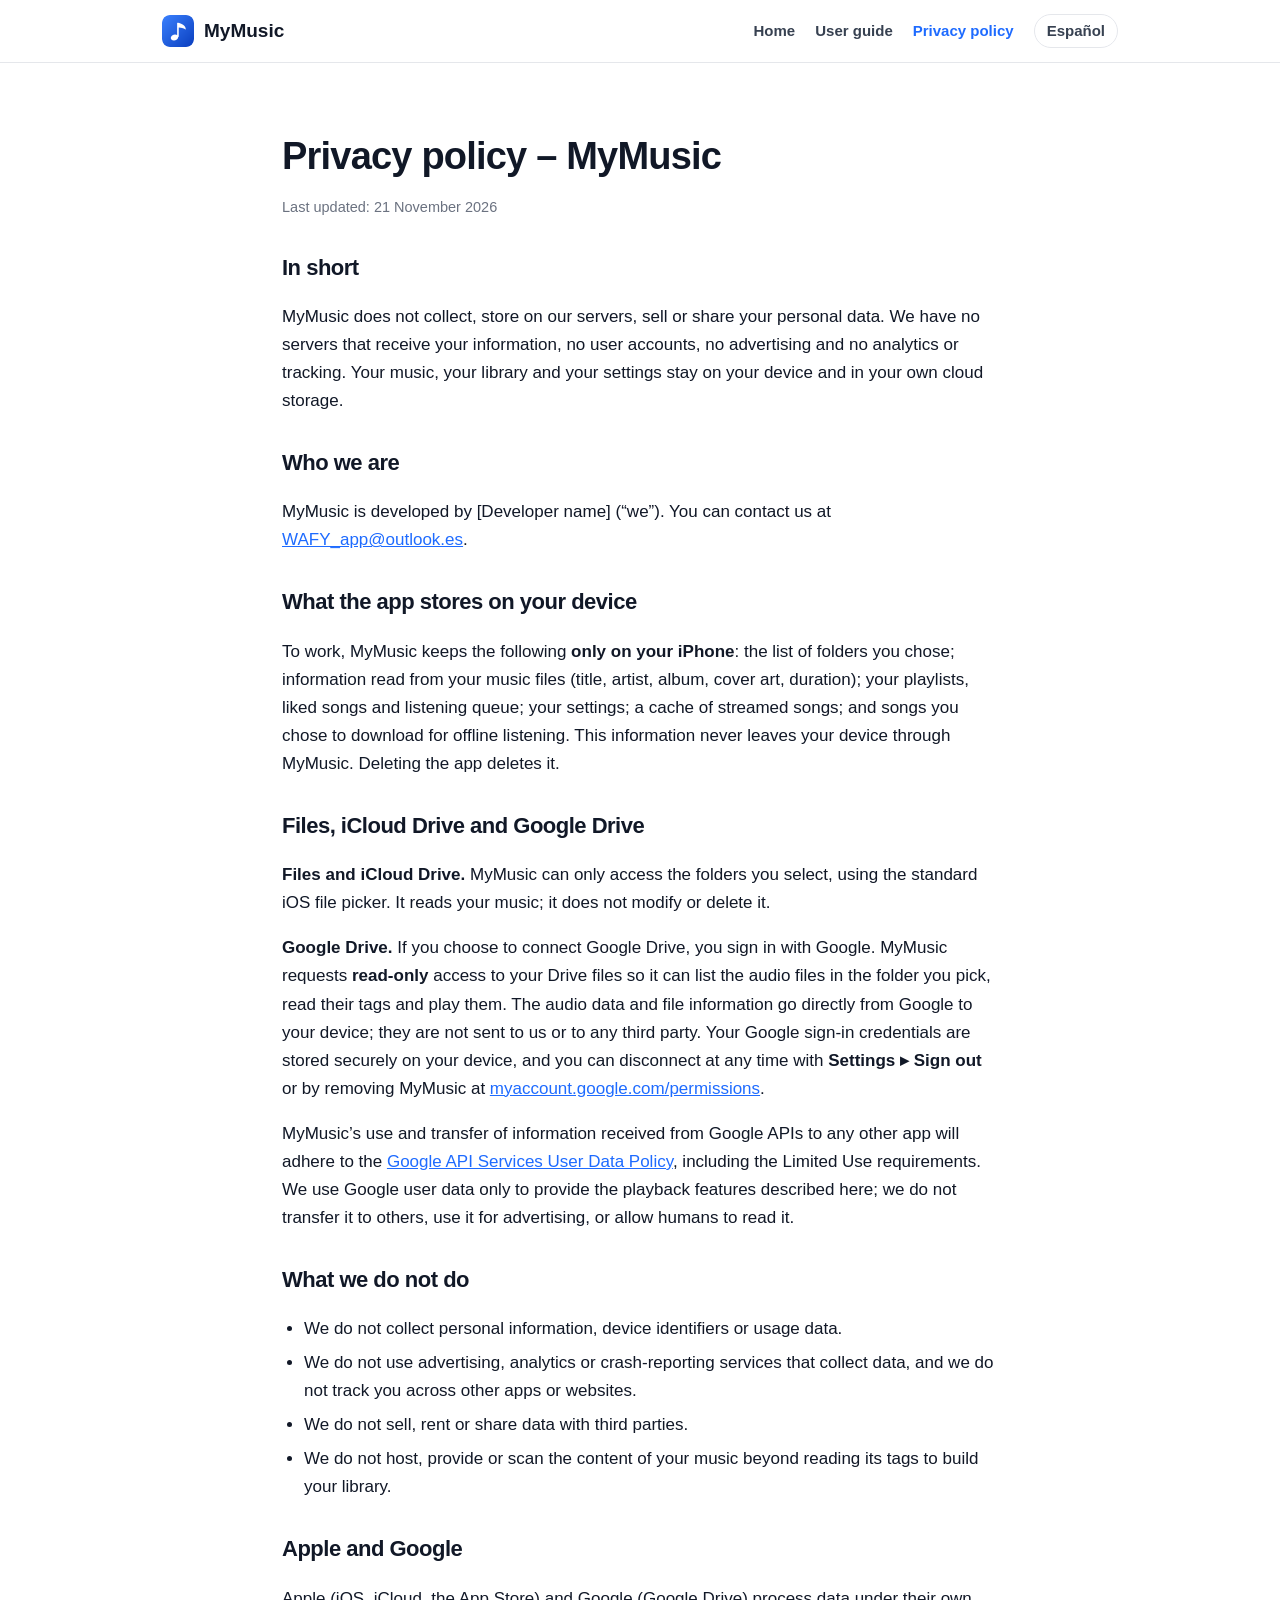
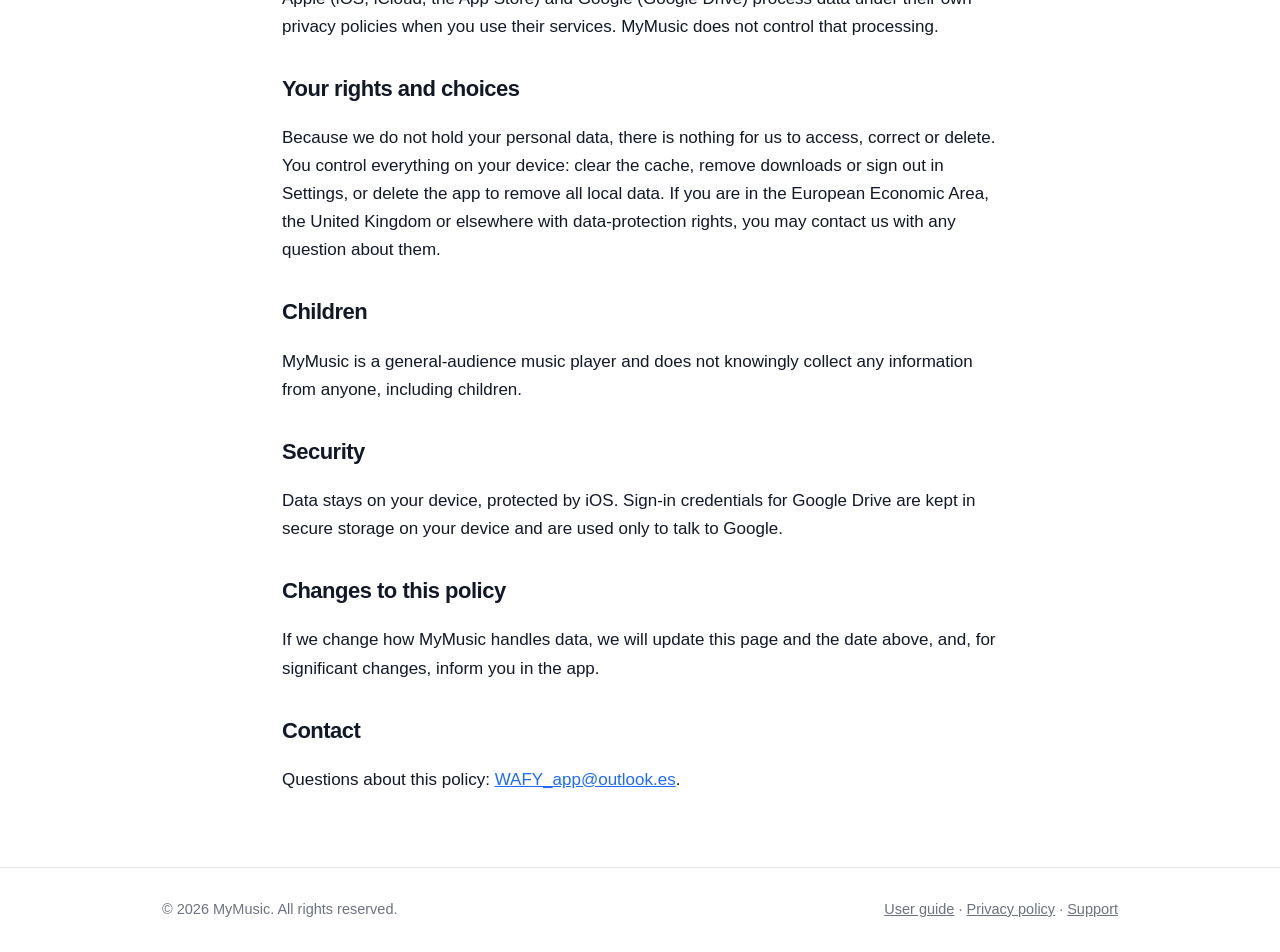
<file: mymusic/en/privacy.html>
<!doctype html><html lang="en"><head><meta charset="utf-8"><meta name="viewport" content="width=device-width,initial-scale=1">
<title>Privacy policy – MyMusic</title><meta name="description" content="Privacy policy MyMusic">
<link rel="icon" href="../assets/favicon.png"><link rel="apple-touch-icon" href="../assets/apple-touch-icon.png">
<link rel="alternate" hreflang="es" href="../es/privacidad.html"><link rel="stylesheet" href="../assets/style.css"></head><body>
<header class="top"><div class="wrap"><a class="brand" href="index.html"><img src="../assets/icon.png" alt="">MyMusic</a>
<nav><a href="index.html" class="">Home</a><a href="guide.html" class="">User guide</a><a href="privacy.html" class="on">Privacy policy</a><a class="lang" href="../es/privacidad.html" hreflang="es">Español</a></nav></div></header>
<section><div class="wrap doc"><h1>Privacy policy – MyMusic</h1><div class="meta">Last updated: 21 November 2026</div><h2 style='font-size:22px;margin-top:30px'>In short</h2><p>MyMusic does not collect, store on our servers, sell or share your personal data. We have no servers that receive your information, no user accounts, no advertising and no analytics or tracking. Your music, your library and your settings stay on your device and in your own cloud storage.</p><h2 style='font-size:22px;margin-top:30px'>Who we are</h2><p>MyMusic is developed by [Developer name] (“we”). You can contact us at <a href="mailto:WAFY_app@outlook.es">WAFY_app@outlook.es</a>.</p><h2 style='font-size:22px;margin-top:30px'>What the app stores on your device</h2><p>To work, MyMusic keeps the following <b>only on your iPhone</b>: the list of folders you chose; information read from your music files (title, artist, album, cover art, duration); your playlists, liked songs and listening queue; your settings; a cache of streamed songs; and songs you chose to download for offline listening. This information never leaves your device through MyMusic. Deleting the app deletes it.</p><h2 style='font-size:22px;margin-top:30px'>Files, iCloud Drive and Google Drive</h2><p><b>Files and iCloud Drive.</b> MyMusic can only access the folders you select, using the standard iOS file picker. It reads your music; it does not modify or delete it.</p><p><b>Google Drive.</b> If you choose to connect Google Drive, you sign in with Google. MyMusic requests <b>read-only</b> access to your Drive files so it can list the audio files in the folder you pick, read their tags and play them. The audio data and file information go directly from Google to your device; they are not sent to us or to any third party. Your Google sign-in credentials are stored securely on your device, and you can disconnect at any time with <b>Settings ▸ Sign out</b> or by removing MyMusic at <a href="https://myaccount.google.com/permissions">myaccount.google.com/permissions</a>.</p><p>MyMusic’s use and transfer of information received from Google APIs to any other app will adhere to the <a href="https://developers.google.com/terms/api-services-user-data-policy">Google API Services User Data Policy</a>, including the Limited Use requirements. We use Google user data only to provide the playback features described here; we do not transfer it to others, use it for advertising, or allow humans to read it.</p><h2 style='font-size:22px;margin-top:30px'>What we do not do</h2><ul><li>We do not collect personal information, device identifiers or usage data.</li><li>We do not use advertising, analytics or crash-reporting services that collect data, and we do not track you across other apps or websites.</li><li>We do not sell, rent or share data with third parties.</li><li>We do not host, provide or scan the content of your music beyond reading its tags to build your library.</li></ul><h2 style='font-size:22px;margin-top:30px'>Apple and Google</h2><p>Apple (iOS, iCloud, the App Store) and Google (Google Drive) process data under their own privacy policies when you use their services. MyMusic does not control that processing.</p><h2 style='font-size:22px;margin-top:30px'>Your rights and choices</h2><p>Because we do not hold your personal data, there is nothing for us to access, correct or delete. You control everything on your device: clear the cache, remove downloads or sign out in Settings, or delete the app to remove all local data. If you are in the European Economic Area, the United Kingdom or elsewhere with data-protection rights, you may contact us with any question about them.</p><h2 style='font-size:22px;margin-top:30px'>Children</h2><p>MyMusic is a general-audience music player and does not knowingly collect any information from anyone, including children.</p><h2 style='font-size:22px;margin-top:30px'>Security</h2><p>Data stays on your device, protected by iOS. Sign-in credentials for Google Drive are kept in secure storage on your device and are used only to talk to Google.</p><h2 style='font-size:22px;margin-top:30px'>Changes to this policy</h2><p>If we change how MyMusic handles data, we will update this page and the date above, and, for significant changes, inform you in the app.</p><h2 style='font-size:22px;margin-top:30px'>Contact</h2><p>Questions about this policy: <a href="mailto:WAFY_app@outlook.es">WAFY_app@outlook.es</a>.</p></div></section>
<footer><div class="wrap"><span>© 2026 MyMusic. All rights reserved.</span><span><a href="guide.html">User guide</a> · <a href="privacy.html">Privacy policy</a> · <a href="mailto:WAFY_app@outlook.es">Support</a></span></div></footer></body></html>
</file>
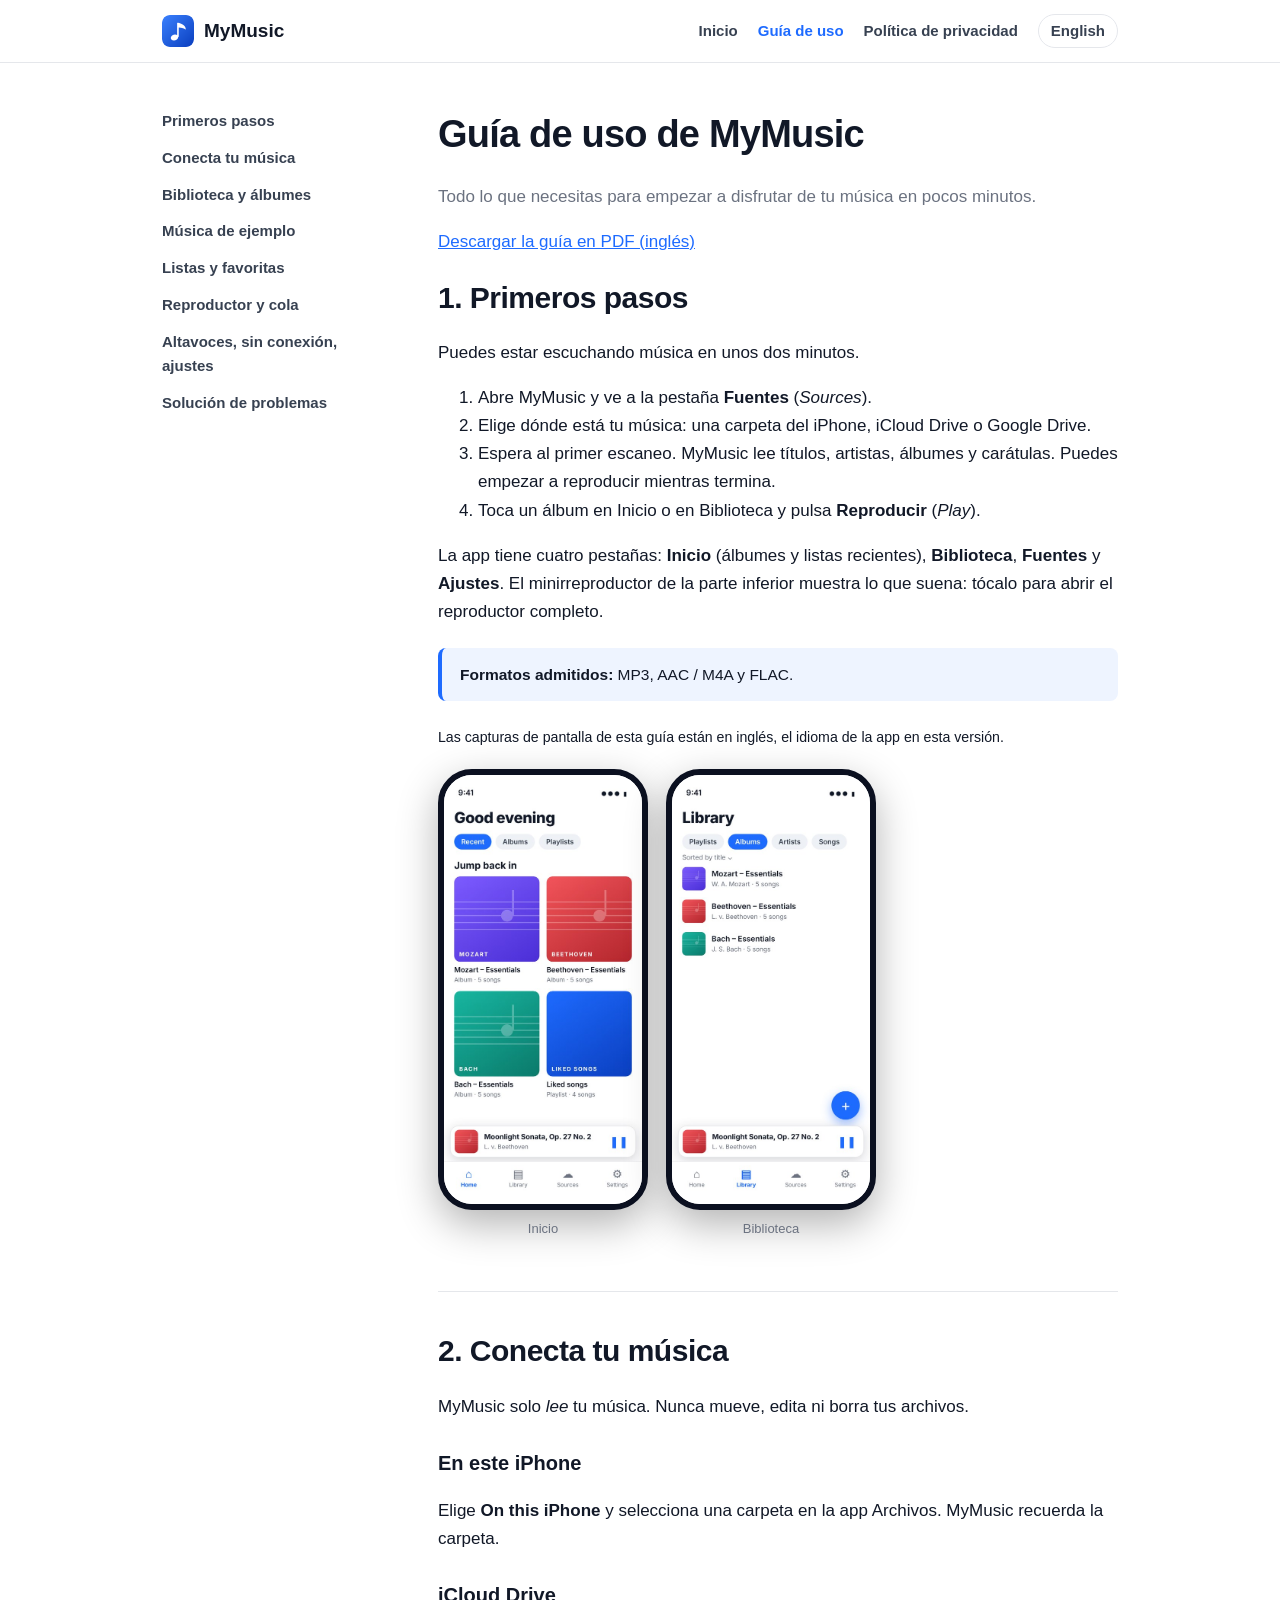
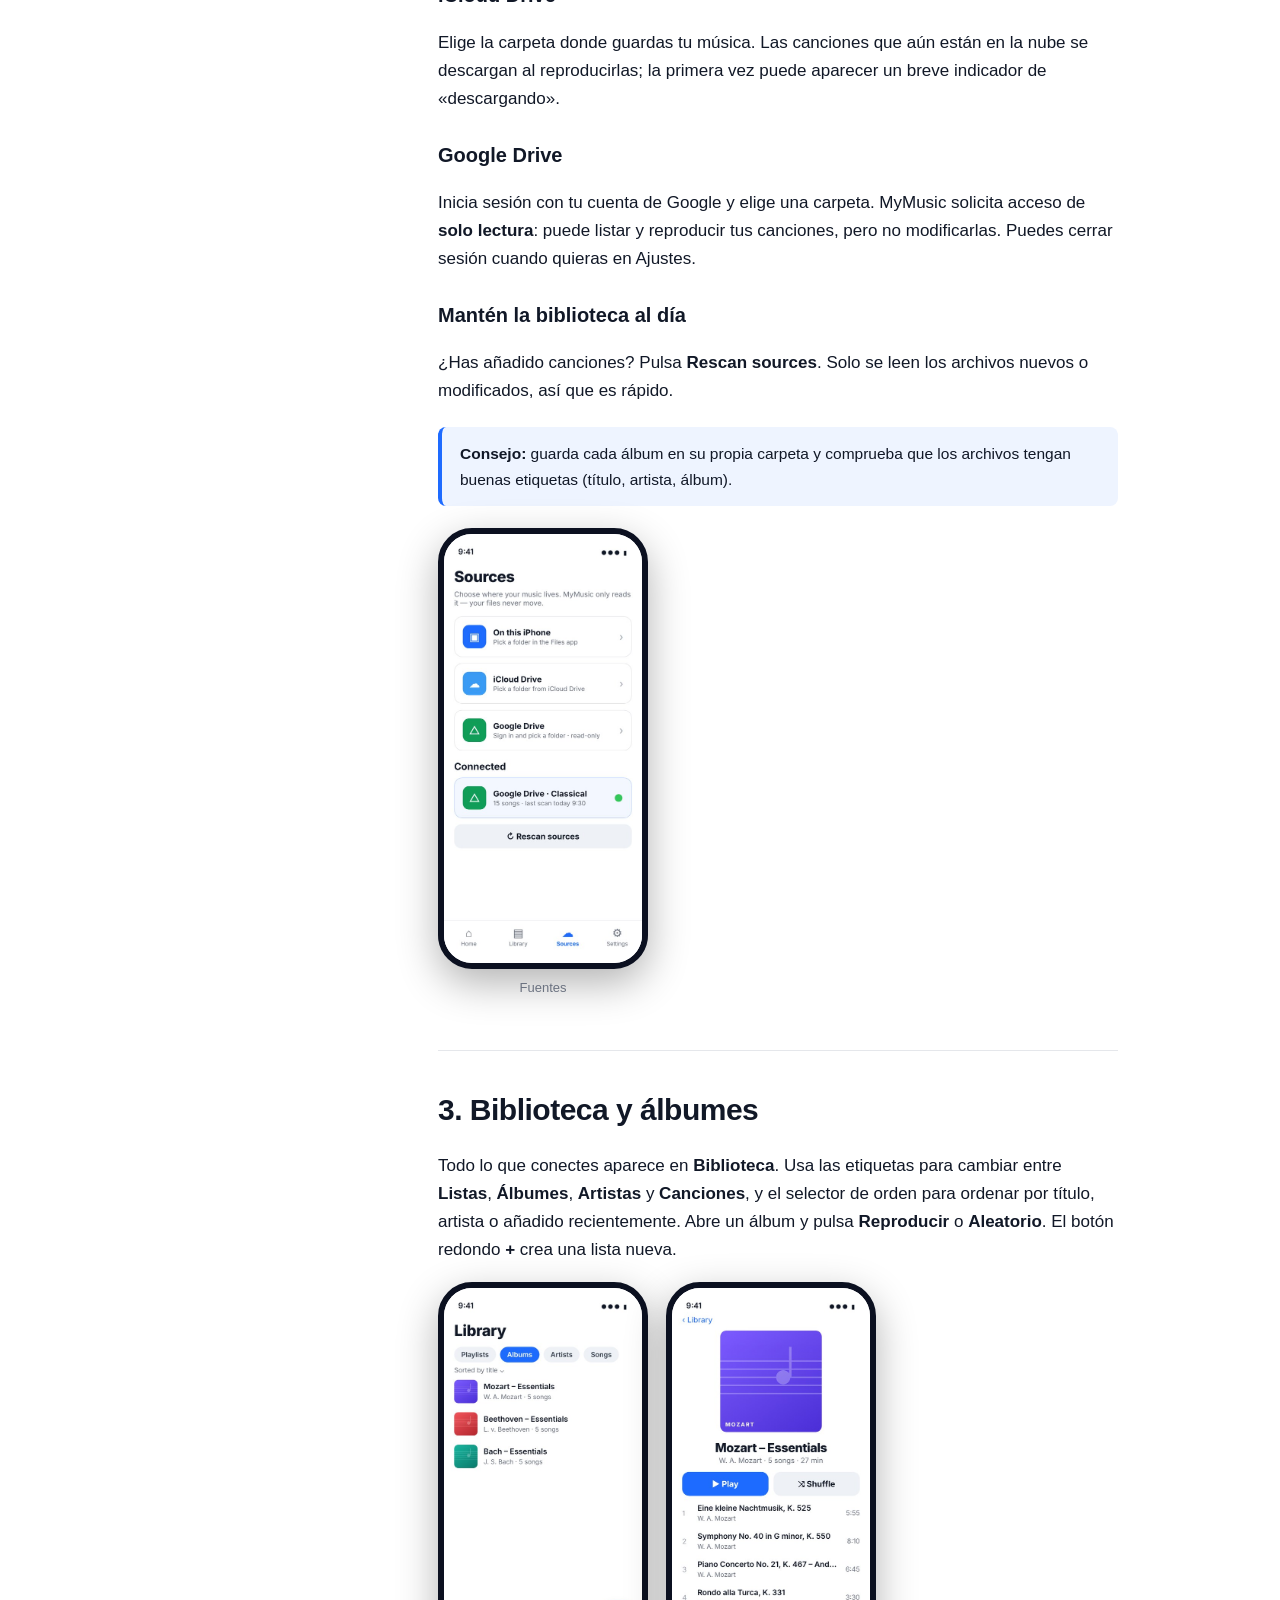
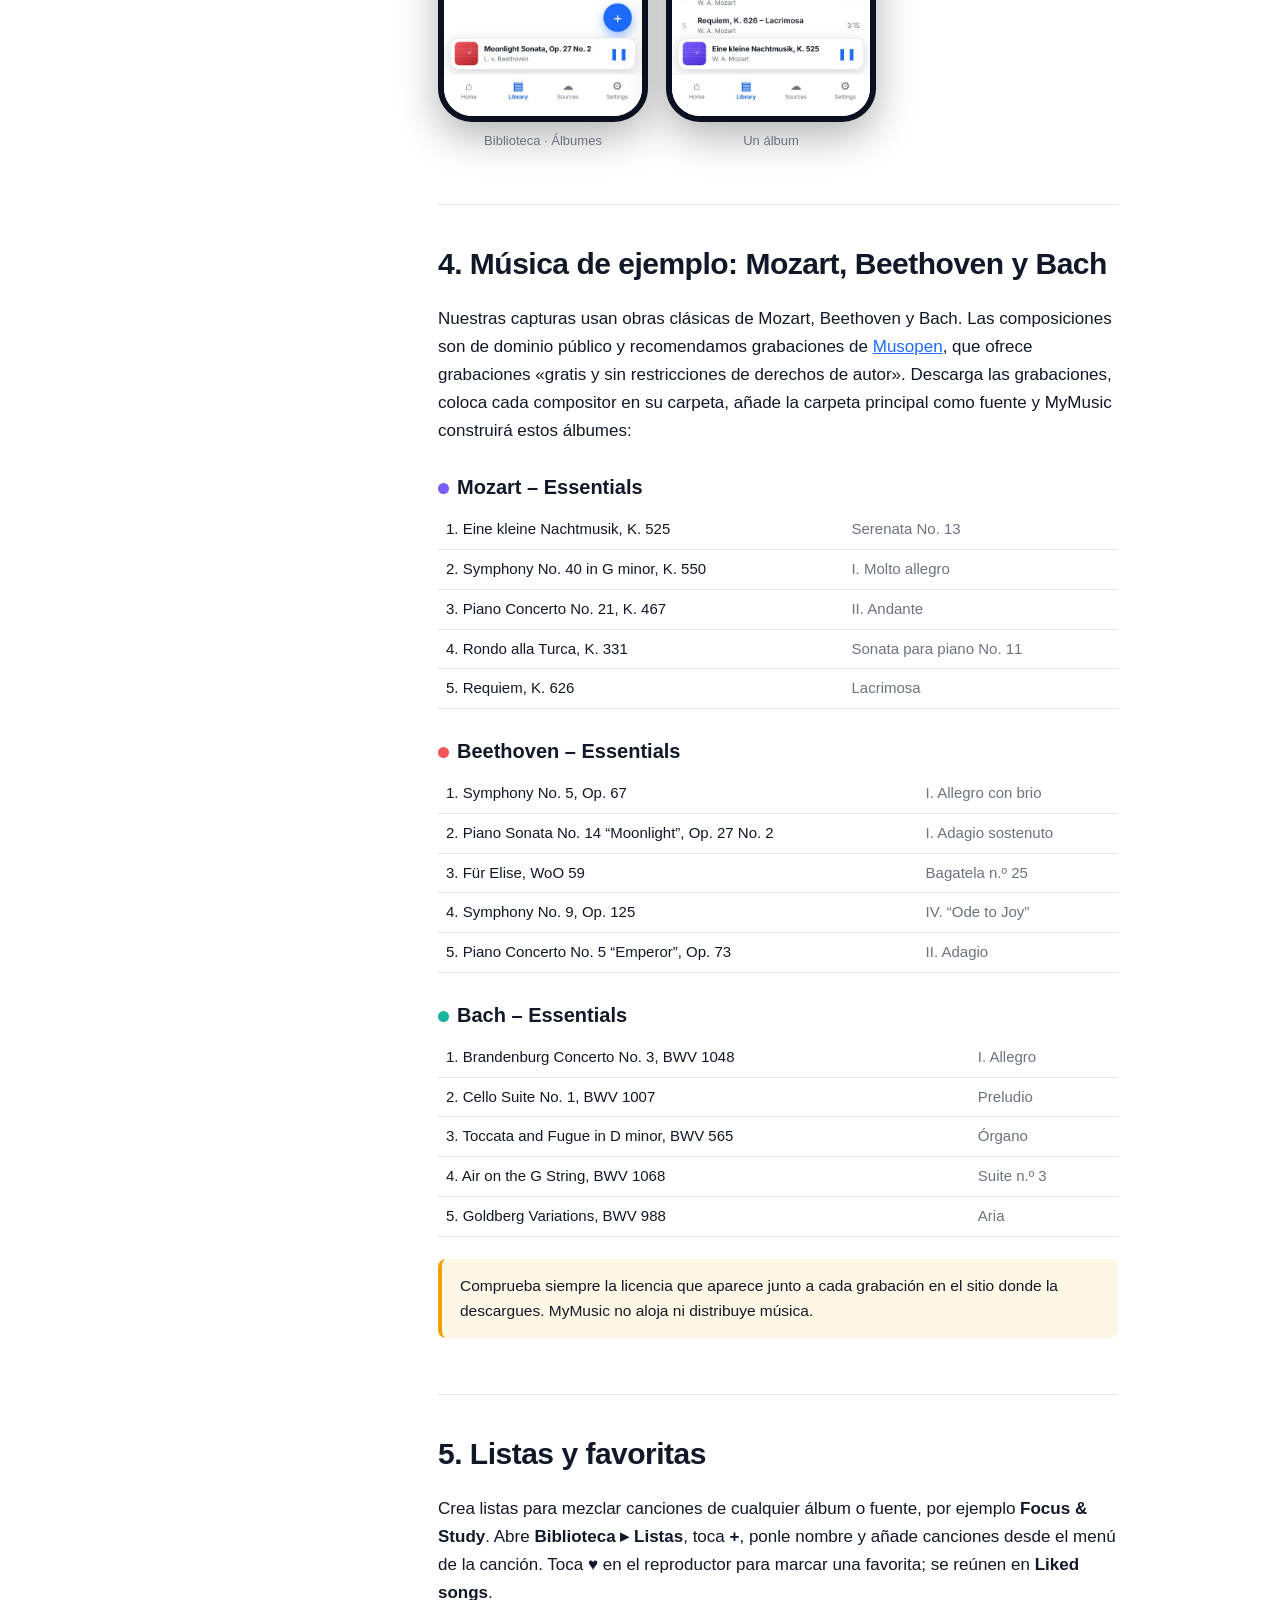
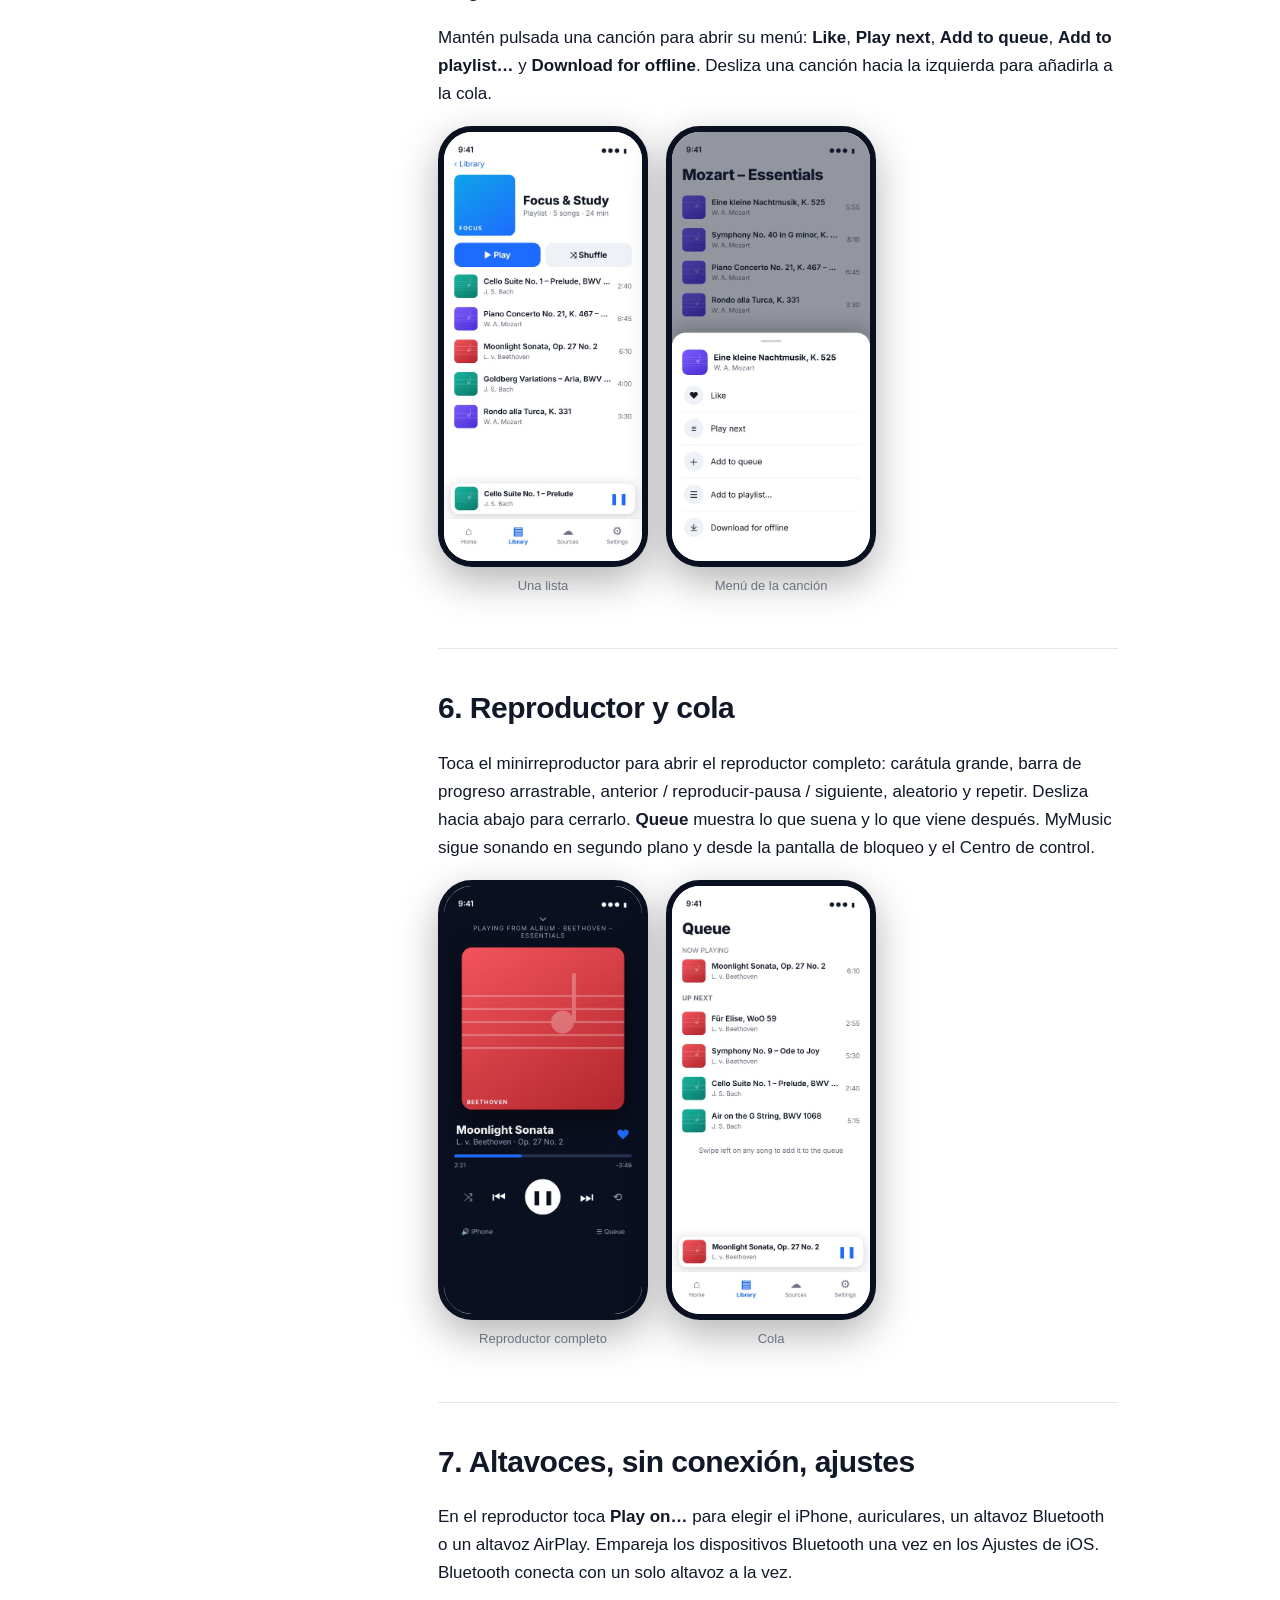
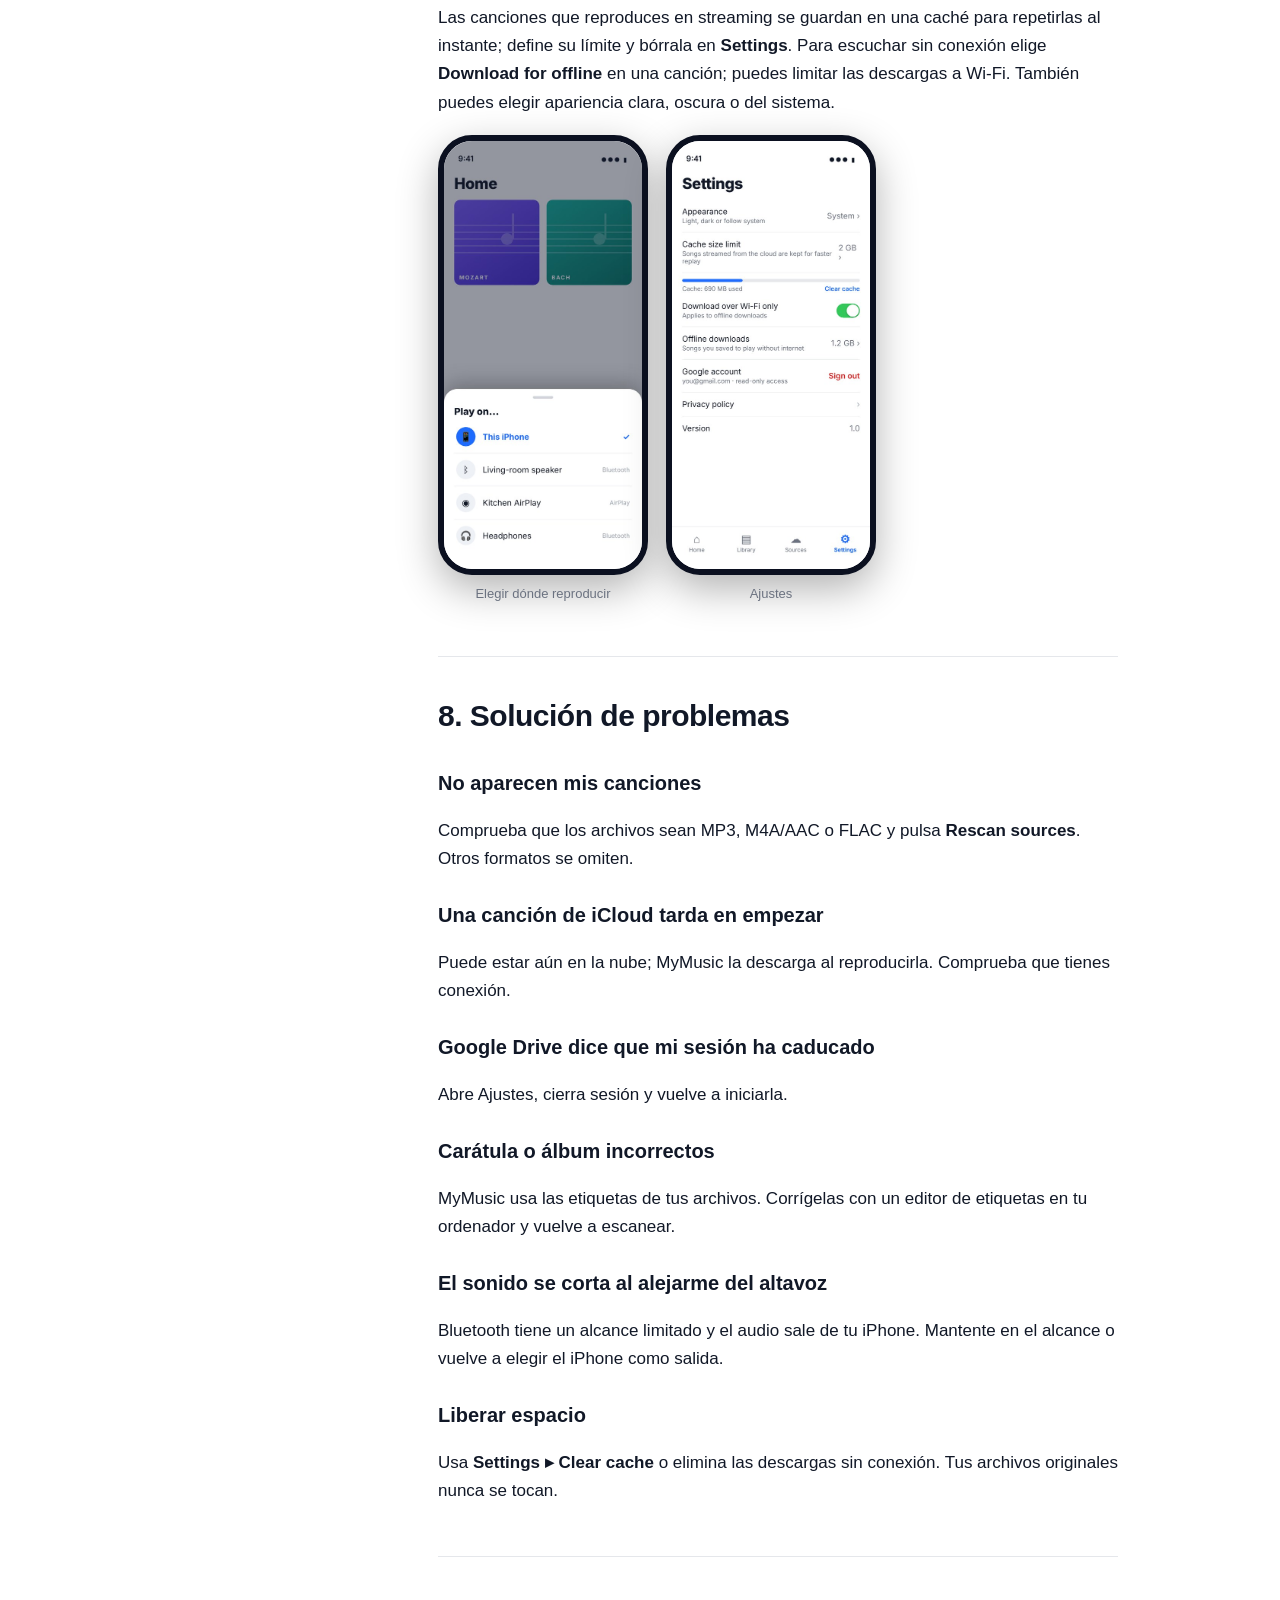
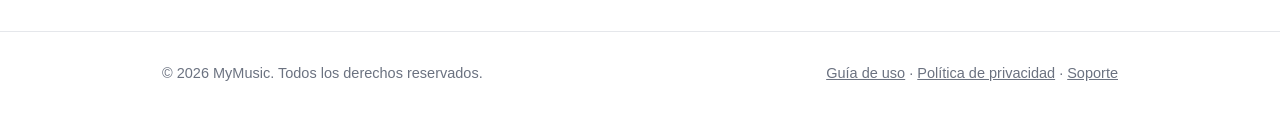
<file: mymusic/es/guia.html>
<!doctype html><html lang="es"><head><meta charset="utf-8"><meta name="viewport" content="width=device-width,initial-scale=1">
<title>Guía de uso de MyMusic – MyMusic</title><meta name="description" content="Todo lo que necesitas para empezar a disfrutar de tu música en pocos minutos.">
<link rel="icon" href="../assets/favicon.png"><link rel="apple-touch-icon" href="../assets/apple-touch-icon.png">
<link rel="alternate" hreflang="en" href="../en/guide.html"><link rel="stylesheet" href="../assets/style.css"></head><body>
<header class="top"><div class="wrap"><a class="brand" href="index.html"><img src="../assets/icon.png" alt="">MyMusic</a>
<nav><a href="index.html" class="">Inicio</a><a href="guia.html" class="on">Guía de uso</a><a href="privacidad.html" class="">Política de privacidad</a><a class="lang" href="../en/guide.html" hreflang="en">English</a></nav></div></header>
<div class="wrap"><div class="guide"><div class="toc"><a href="#s0">Primeros pasos</a><a href="#s1">Conecta tu música</a><a href="#s2">Biblioteca y álbumes</a><a href="#s3">Música de ejemplo</a><a href="#s4">Listas y favoritas</a><a href="#s5">Reproductor y cola</a><a href="#s6">Altavoces, sin conexión, ajustes</a><a href="#s7">Solución de problemas</a></div><article><h1>Guía de uso de MyMusic</h1><p style="color:#6B7280">Todo lo que necesitas para empezar a disfrutar de tu música en pocos minutos.</p><p><a href="../assets/MyMusic-User-Guide-EN.pdf">Descargar la guía en PDF (inglés)</a></p><section id="s0"><h2>1. Primeros pasos</h2><p>Puedes estar escuchando música en unos dos minutos.</p><ol><li>Abre MyMusic y ve a la pestaña <b>Fuentes</b> (<i>Sources</i>).</li><li>Elige dónde está tu música: una carpeta del iPhone, iCloud Drive o Google Drive.</li><li>Espera al primer escaneo. MyMusic lee títulos, artistas, álbumes y carátulas. Puedes empezar a reproducir mientras termina.</li><li>Toca un álbum en Inicio o en Biblioteca y pulsa <b>Reproducir</b> (<i>Play</i>).</li></ol><p>La app tiene cuatro pestañas: <b>Inicio</b> (álbumes y listas recientes), <b>Biblioteca</b>, <b>Fuentes</b> y <b>Ajustes</b>. El minirreproductor de la parte inferior muestra lo que suena: tócalo para abrir el reproductor completo.</p><div class="tip"><b>Formatos admitidos:</b> MP3, AAC / M4A y FLAC.</div><p><small>Las capturas de pantalla de esta guía están en inglés, el idioma de la app en esta versión.</small></p><div class="fig"><figure><img class="phone" src="../assets/home.jpg" alt="Inicio" loading="lazy"><figcaption>Inicio</figcaption></figure><figure><img class="phone" src="../assets/library.jpg" alt="Biblioteca" loading="lazy"><figcaption>Biblioteca</figcaption></figure></div></section><section id="s1"><h2>2. Conecta tu música</h2><p>MyMusic solo <i>lee</i> tu música. Nunca mueve, edita ni borra tus archivos.</p><h3>En este iPhone</h3><p>Elige <b>On this iPhone</b> y selecciona una carpeta en la app Archivos. MyMusic recuerda la carpeta.</p><h3>iCloud Drive</h3><p>Elige la carpeta donde guardas tu música. Las canciones que aún están en la nube se descargan al reproducirlas; la primera vez puede aparecer un breve indicador de «descargando».</p><h3>Google Drive</h3><p>Inicia sesión con tu cuenta de Google y elige una carpeta. MyMusic solicita acceso de <b>solo lectura</b>: puede listar y reproducir tus canciones, pero no modificarlas. Puedes cerrar sesión cuando quieras en Ajustes.</p><h3>Mantén la biblioteca al día</h3><p>¿Has añadido canciones? Pulsa <b>Rescan sources</b>. Solo se leen los archivos nuevos o modificados, así que es rápido.</p><div class="tip"><b>Consejo:</b> guarda cada álbum en su propia carpeta y comprueba que los archivos tengan buenas etiquetas (título, artista, álbum).</div><div class="fig"><figure><img class="phone" src="../assets/sources.jpg" alt="Fuentes" loading="lazy"><figcaption>Fuentes</figcaption></figure></div></section><section id="s2"><h2>3. Biblioteca y álbumes</h2><p>Todo lo que conectes aparece en <b>Biblioteca</b>. Usa las etiquetas para cambiar entre <b>Listas</b>, <b>Álbumes</b>, <b>Artistas</b> y <b>Canciones</b>, y el selector de orden para ordenar por título, artista o añadido recientemente. Abre un álbum y pulsa <b>Reproducir</b> o <b>Aleatorio</b>. El botón redondo <b>+</b> crea una lista nueva.</p><div class="fig"><figure><img class="phone" src="../assets/library.jpg" alt="Biblioteca · Álbumes" loading="lazy"><figcaption>Biblioteca · Álbumes</figcaption></figure><figure><img class="phone" src="../assets/album.jpg" alt="Un álbum" loading="lazy"><figcaption>Un álbum</figcaption></figure></div></section><section id="s3"><h2>4. Música de ejemplo: Mozart, Beethoven y Bach</h2><p>Nuestras capturas usan obras clásicas de Mozart, Beethoven y Bach. Las composiciones son de dominio público y recomendamos grabaciones de <a href="https://musopen.org/">Musopen</a>, que ofrece grabaciones «gratis y sin restricciones de derechos de autor». Descarga las grabaciones, coloca cada compositor en su carpeta, añade la carpeta principal como fuente y MyMusic construirá estos álbumes:</p><h3><span class="dot" style="background:#7C5CFF"></span>Mozart – Essentials</h3><table class="t"><tr><td>1. Eine kleine Nachtmusik, K. 525</td><td>Serenata No. 13</td></tr><tr><td>2. Symphony No. 40 in G minor, K. 550</td><td>I. Molto allegro</td></tr><tr><td>3. Piano Concerto No. 21, K. 467</td><td>II. Andante</td></tr><tr><td>4. Rondo alla Turca, K. 331</td><td>Sonata para piano No. 11</td></tr><tr><td>5. Requiem, K. 626</td><td>Lacrimosa</td></tr></table><h3><span class="dot" style="background:#F2555B"></span>Beethoven – Essentials</h3><table class="t"><tr><td>1. Symphony No. 5, Op. 67</td><td>I. Allegro con brio</td></tr><tr><td>2. Piano Sonata No. 14 “Moonlight”, Op. 27 No. 2</td><td>I. Adagio sostenuto</td></tr><tr><td>3. Für Elise, WoO 59</td><td>Bagatela n.º 25</td></tr><tr><td>4. Symphony No. 9, Op. 125</td><td>IV. “Ode to Joy”</td></tr><tr><td>5. Piano Concerto No. 5 “Emperor”, Op. 73</td><td>II. Adagio</td></tr></table><h3><span class="dot" style="background:#18B6A0"></span>Bach – Essentials</h3><table class="t"><tr><td>1. Brandenburg Concerto No. 3, BWV 1048</td><td>I. Allegro</td></tr><tr><td>2. Cello Suite No. 1, BWV 1007</td><td>Preludio</td></tr><tr><td>3. Toccata and Fugue in D minor, BWV 565</td><td>Órgano</td></tr><tr><td>4. Air on the G String, BWV 1068</td><td>Suite n.º 3</td></tr><tr><td>5. Goldberg Variations, BWV 988</td><td>Aria</td></tr></table><div class="note">Comprueba siempre la licencia que aparece junto a cada grabación en el sitio donde la descargues. MyMusic no aloja ni distribuye música.</div></section><section id="s4"><h2>5. Listas y favoritas</h2><p>Crea listas para mezclar canciones de cualquier álbum o fuente, por ejemplo <b>Focus &amp; Study</b>. Abre <b>Biblioteca ▸ Listas</b>, toca <b>+</b>, ponle nombre y añade canciones desde el menú de la canción. Toca <b>♥</b> en el reproductor para marcar una favorita; se reúnen en <b>Liked songs</b>.</p><p>Mantén pulsada una canción para abrir su menú: <b>Like</b>, <b>Play next</b>, <b>Add to queue</b>, <b>Add to playlist…</b> y <b>Download for offline</b>. Desliza una canción hacia la izquierda para añadirla a la cola.</p><div class="fig"><figure><img class="phone" src="../assets/playlist.jpg" alt="Una lista" loading="lazy"><figcaption>Una lista</figcaption></figure><figure><img class="phone" src="../assets/menu.jpg" alt="Menú de la canción" loading="lazy"><figcaption>Menú de la canción</figcaption></figure></div></section><section id="s5"><h2>6. Reproductor y cola</h2><p>Toca el minirreproductor para abrir el reproductor completo: carátula grande, barra de progreso arrastrable, anterior / reproducir-pausa / siguiente, aleatorio y repetir. Desliza hacia abajo para cerrarlo. <b>Queue</b> muestra lo que suena y lo que viene después. MyMusic sigue sonando en segundo plano y desde la pantalla de bloqueo y el Centro de control.</p><div class="fig"><figure><img class="phone" src="../assets/player.jpg" alt="Reproductor completo" loading="lazy"><figcaption>Reproductor completo</figcaption></figure><figure><img class="phone" src="../assets/queue.jpg" alt="Cola" loading="lazy"><figcaption>Cola</figcaption></figure></div></section><section id="s6"><h2>7. Altavoces, sin conexión, ajustes</h2><p>En el reproductor toca <b>Play on…</b> para elegir el iPhone, auriculares, un altavoz Bluetooth o un altavoz AirPlay. Empareja los dispositivos Bluetooth una vez en los Ajustes de iOS. Bluetooth conecta con un solo altavoz a la vez.</p><p>Las canciones que reproduces en streaming se guardan en una caché para repetirlas al instante; define su límite y bórrala en <b>Settings</b>. Para escuchar sin conexión elige <b>Download for offline</b> en una canción; puedes limitar las descargas a Wi-Fi. También puedes elegir apariencia clara, oscura o del sistema.</p><div class="fig"><figure><img class="phone" src="../assets/output.jpg" alt="Elegir dónde reproducir" loading="lazy"><figcaption>Elegir dónde reproducir</figcaption></figure><figure><img class="phone" src="../assets/settings.jpg" alt="Ajustes" loading="lazy"><figcaption>Ajustes</figcaption></figure></div></section><section id="s7"><h2>8. Solución de problemas</h2><h3>No aparecen mis canciones</h3><p>Comprueba que los archivos sean MP3, M4A/AAC o FLAC y pulsa <b>Rescan sources</b>. Otros formatos se omiten.</p><h3>Una canción de iCloud tarda en empezar</h3><p>Puede estar aún en la nube; MyMusic la descarga al reproducirla. Comprueba que tienes conexión.</p><h3>Google Drive dice que mi sesión ha caducado</h3><p>Abre Ajustes, cierra sesión y vuelve a iniciarla.</p><h3>Carátula o álbum incorrectos</h3><p>MyMusic usa las etiquetas de tus archivos. Corrígelas con un editor de etiquetas en tu ordenador y vuelve a escanear.</p><h3>El sonido se corta al alejarme del altavoz</h3><p>Bluetooth tiene un alcance limitado y el audio sale de tu iPhone. Mantente en el alcance o vuelve a elegir el iPhone como salida.</p><h3>Liberar espacio</h3><p>Usa <b>Settings ▸ Clear cache</b> o elimina las descargas sin conexión. Tus archivos originales nunca se tocan.</p></section></article></div></div>
<footer><div class="wrap"><span>© 2026 MyMusic. Todos los derechos reservados.</span><span><a href="guia.html">Guía de uso</a> · <a href="privacidad.html">Política de privacidad</a> · <a href="mailto:WAFY_app@outlook.es">Soporte</a></span></div></footer></body></html>
</file>
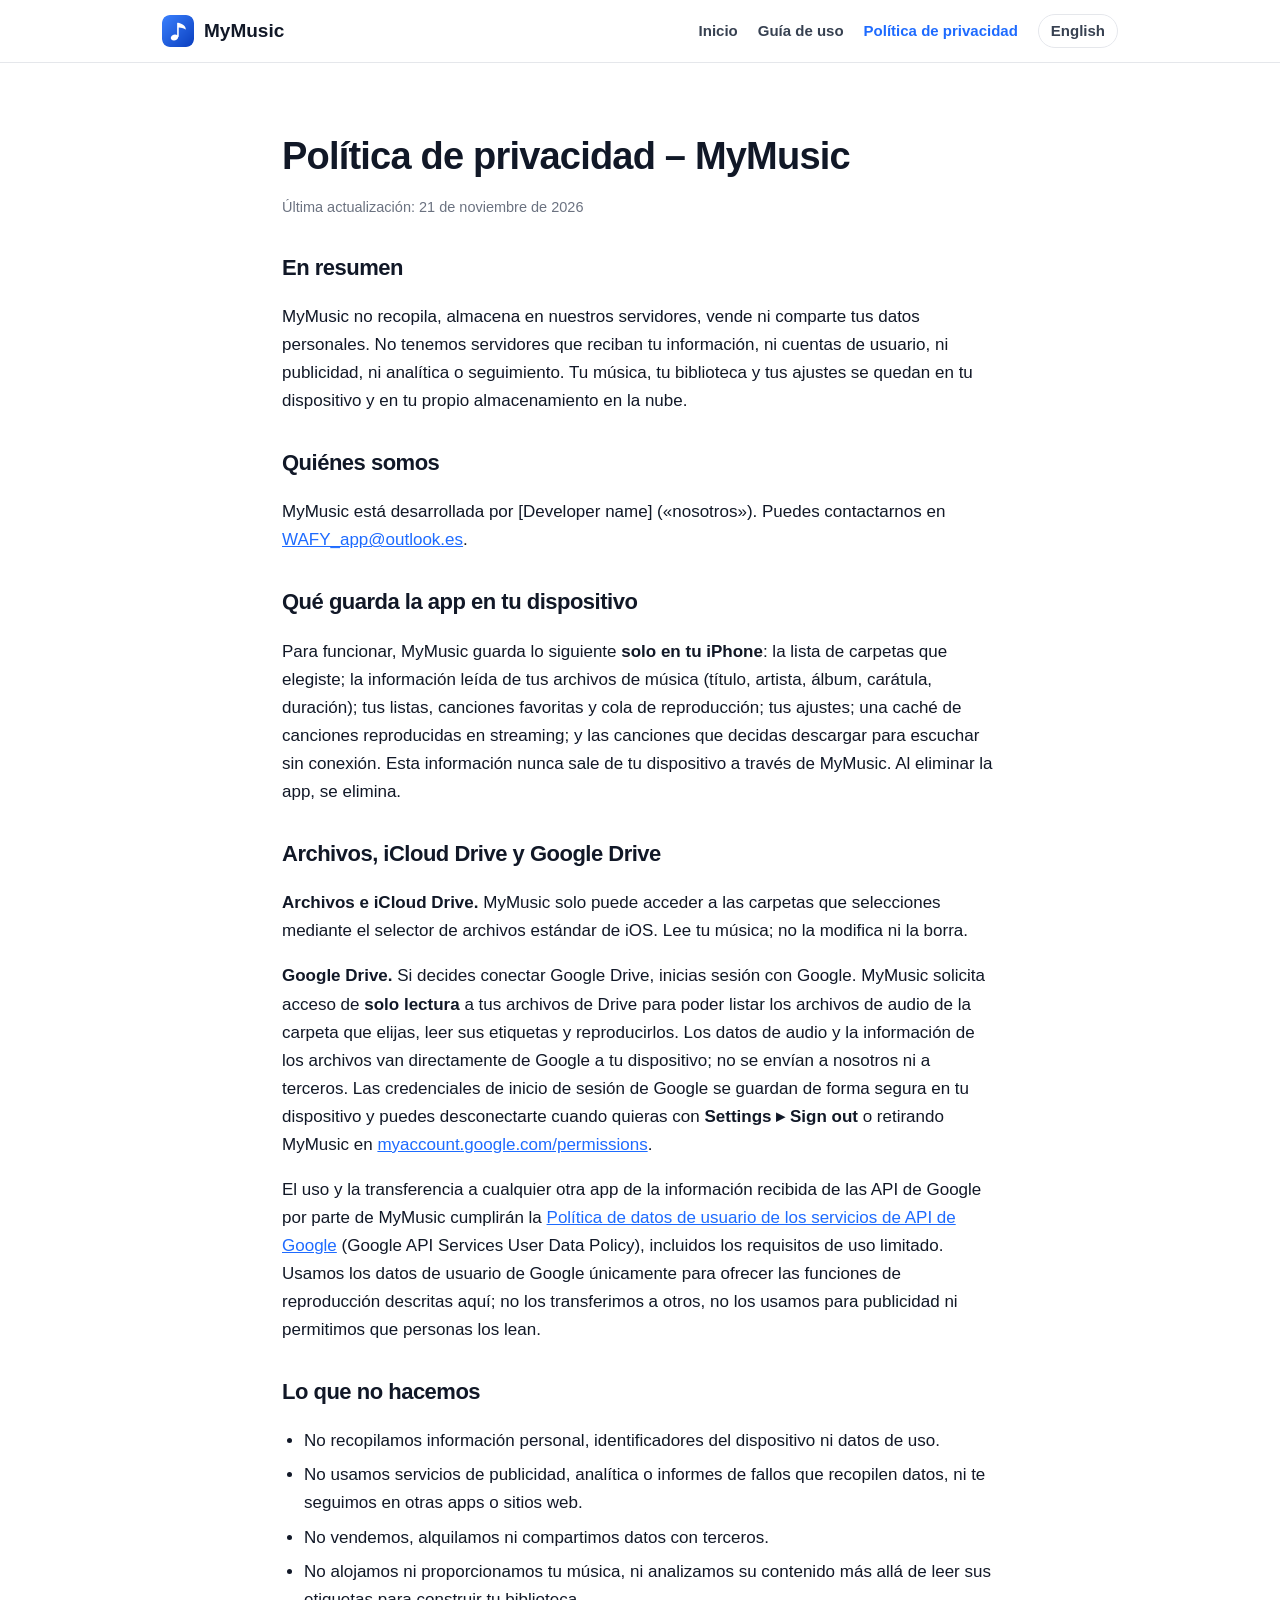
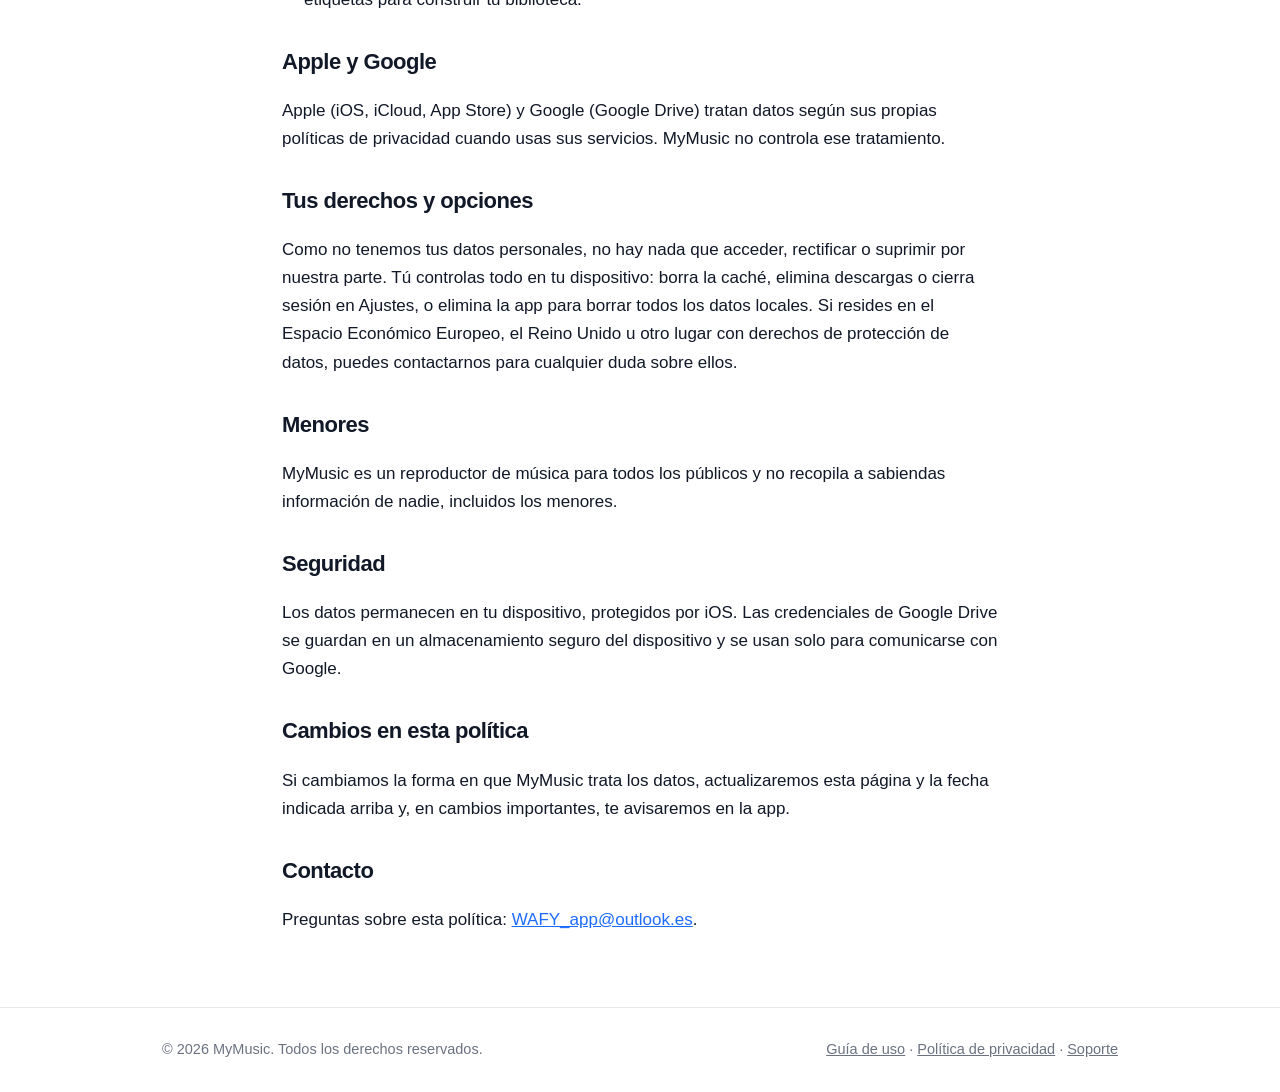
<file: mymusic/es/privacidad.html>
<!doctype html><html lang="es"><head><meta charset="utf-8"><meta name="viewport" content="width=device-width,initial-scale=1">
<title>Política de privacidad – MyMusic</title><meta name="description" content="Política de privacidad MyMusic">
<link rel="icon" href="../assets/favicon.png"><link rel="apple-touch-icon" href="../assets/apple-touch-icon.png">
<link rel="alternate" hreflang="en" href="../en/privacy.html"><link rel="stylesheet" href="../assets/style.css"></head><body>
<header class="top"><div class="wrap"><a class="brand" href="index.html"><img src="../assets/icon.png" alt="">MyMusic</a>
<nav><a href="index.html" class="">Inicio</a><a href="guia.html" class="">Guía de uso</a><a href="privacidad.html" class="on">Política de privacidad</a><a class="lang" href="../en/privacy.html" hreflang="en">English</a></nav></div></header>
<section><div class="wrap doc"><h1>Política de privacidad – MyMusic</h1><div class="meta">Última actualización: 21 de noviembre de 2026</div><h2 style='font-size:22px;margin-top:30px'>En resumen</h2><p>MyMusic no recopila, almacena en nuestros servidores, vende ni comparte tus datos personales. No tenemos servidores que reciban tu información, ni cuentas de usuario, ni publicidad, ni analítica o seguimiento. Tu música, tu biblioteca y tus ajustes se quedan en tu dispositivo y en tu propio almacenamiento en la nube.</p><h2 style='font-size:22px;margin-top:30px'>Quiénes somos</h2><p>MyMusic está desarrollada por [Developer name] («nosotros»). Puedes contactarnos en <a href="mailto:WAFY_app@outlook.es">WAFY_app@outlook.es</a>.</p><h2 style='font-size:22px;margin-top:30px'>Qué guarda la app en tu dispositivo</h2><p>Para funcionar, MyMusic guarda lo siguiente <b>solo en tu iPhone</b>: la lista de carpetas que elegiste; la información leída de tus archivos de música (título, artista, álbum, carátula, duración); tus listas, canciones favoritas y cola de reproducción; tus ajustes; una caché de canciones reproducidas en streaming; y las canciones que decidas descargar para escuchar sin conexión. Esta información nunca sale de tu dispositivo a través de MyMusic. Al eliminar la app, se elimina.</p><h2 style='font-size:22px;margin-top:30px'>Archivos, iCloud Drive y Google Drive</h2><p><b>Archivos e iCloud Drive.</b> MyMusic solo puede acceder a las carpetas que selecciones mediante el selector de archivos estándar de iOS. Lee tu música; no la modifica ni la borra.</p><p><b>Google Drive.</b> Si decides conectar Google Drive, inicias sesión con Google. MyMusic solicita acceso de <b>solo lectura</b> a tus archivos de Drive para poder listar los archivos de audio de la carpeta que elijas, leer sus etiquetas y reproducirlos. Los datos de audio y la información de los archivos van directamente de Google a tu dispositivo; no se envían a nosotros ni a terceros. Las credenciales de inicio de sesión de Google se guardan de forma segura en tu dispositivo y puedes desconectarte cuando quieras con <b>Settings ▸ Sign out</b> o retirando MyMusic en <a href="https://myaccount.google.com/permissions">myaccount.google.com/permissions</a>.</p><p>El uso y la transferencia a cualquier otra app de la información recibida de las API de Google por parte de MyMusic cumplirán la <a href="https://developers.google.com/terms/api-services-user-data-policy">Política de datos de usuario de los servicios de API de Google</a> (Google API Services User Data Policy), incluidos los requisitos de uso limitado. Usamos los datos de usuario de Google únicamente para ofrecer las funciones de reproducción descritas aquí; no los transferimos a otros, no los usamos para publicidad ni permitimos que personas los lean.</p><h2 style='font-size:22px;margin-top:30px'>Lo que no hacemos</h2><ul><li>No recopilamos información personal, identificadores del dispositivo ni datos de uso.</li><li>No usamos servicios de publicidad, analítica o informes de fallos que recopilen datos, ni te seguimos en otras apps o sitios web.</li><li>No vendemos, alquilamos ni compartimos datos con terceros.</li><li>No alojamos ni proporcionamos tu música, ni analizamos su contenido más allá de leer sus etiquetas para construir tu biblioteca.</li></ul><h2 style='font-size:22px;margin-top:30px'>Apple y Google</h2><p>Apple (iOS, iCloud, App Store) y Google (Google Drive) tratan datos según sus propias políticas de privacidad cuando usas sus servicios. MyMusic no controla ese tratamiento.</p><h2 style='font-size:22px;margin-top:30px'>Tus derechos y opciones</h2><p>Como no tenemos tus datos personales, no hay nada que acceder, rectificar o suprimir por nuestra parte. Tú controlas todo en tu dispositivo: borra la caché, elimina descargas o cierra sesión en Ajustes, o elimina la app para borrar todos los datos locales. Si resides en el Espacio Económico Europeo, el Reino Unido u otro lugar con derechos de protección de datos, puedes contactarnos para cualquier duda sobre ellos.</p><h2 style='font-size:22px;margin-top:30px'>Menores</h2><p>MyMusic es un reproductor de música para todos los públicos y no recopila a sabiendas información de nadie, incluidos los menores.</p><h2 style='font-size:22px;margin-top:30px'>Seguridad</h2><p>Los datos permanecen en tu dispositivo, protegidos por iOS. Las credenciales de Google Drive se guardan en un almacenamiento seguro del dispositivo y se usan solo para comunicarse con Google.</p><h2 style='font-size:22px;margin-top:30px'>Cambios en esta política</h2><p>Si cambiamos la forma en que MyMusic trata los datos, actualizaremos esta página y la fecha indicada arriba y, en cambios importantes, te avisaremos en la app.</p><h2 style='font-size:22px;margin-top:30px'>Contacto</h2><p>Preguntas sobre esta política: <a href="mailto:WAFY_app@outlook.es">WAFY_app@outlook.es</a>.</p></div></section>
<footer><div class="wrap"><span>© 2026 MyMusic. Todos los derechos reservados.</span><span><a href="guia.html">Guía de uso</a> · <a href="privacidad.html">Política de privacidad</a> · <a href="mailto:WAFY_app@outlook.es">Soporte</a></span></div></footer></body></html>
</file>
<file: mymusic/assets/style.css>
:root{--b:#1E6BFF;--bd:#0B3FBF;--ink:#111827;--mut:#6B7280;--line:#E5E7EB;--bg:#F7F9FC}
*{box-sizing:border-box}html{scroll-behavior:smooth}
body{margin:0;font:17px/1.65 -apple-system,BlinkMacSystemFont,'Inter','Segoe UI',Roboto,Helvetica,Arial,sans-serif;color:var(--ink);background:#fff}
a{color:var(--b)}img{max-width:100%}
.wrap{max-width:1000px;margin:0 auto;padding:0 22px}
header.top{position:sticky;top:0;background:rgba(255,255,255,.92);backdrop-filter:blur(10px);border-bottom:1px solid var(--line);z-index:10}
header.top .wrap{display:flex;align-items:center;gap:22px;height:62px}
.brand{display:flex;align-items:center;gap:10px;font-weight:800;color:var(--ink);text-decoration:none;font-size:19px}
.brand img{width:32px;height:32px;border-radius:8px}
nav{display:flex;gap:20px;margin-left:auto;align-items:center;font-size:15px}
nav a{color:#374151;text-decoration:none;font-weight:600}nav a:hover,nav a.on{color:var(--b)}
.lang{border:1px solid var(--line);border-radius:999px;padding:4px 12px}
.hero{background:linear-gradient(160deg,#2F7BFF,#0B3FBF);color:#fff;padding:70px 0 0;overflow:hidden}
.hero .wrap{display:grid;grid-template-columns:1.1fr .9fr;gap:30px;align-items:end}
.hero h1{font-size:46px;line-height:1.1;margin:0 0 16px;letter-spacing:-1px}
.hero p{font-size:19px;opacity:.95;max-width:520px}
.hero .cta{display:flex;gap:12px;flex-wrap:wrap;margin:26px 0 60px}
.btn{display:inline-block;padding:12px 22px;border-radius:12px;font-weight:700;text-decoration:none;background:#fff;color:var(--bd)}
.btn.o{background:transparent;color:#fff;border:2px solid rgba(255,255,255,.7)}
.hero .shot{display:flex;gap:18px;justify-content:center;align-items:flex-end}
.phone{border:6px solid #0B1020;border-radius:34px;box-shadow:0 14px 40px rgba(0,0,0,.3);display:block;width:100%;background:#fff}
.hero .shot .phone{width:46%;margin-bottom:-60px}
section{padding:56px 0}section.alt{background:var(--bg)}
h2{font-size:30px;letter-spacing:-.5px;margin:0 0 14px}h3{font-size:20px;margin:26px 0 6px}
.feat{display:grid;grid-template-columns:repeat(3,1fr);gap:22px;margin-top:26px}
.feat div{background:#fff;border:1px solid var(--line);border-radius:16px;padding:22px}
.feat b{display:block;font-size:18px;margin-bottom:6px}.feat p{margin:0;color:#4B5563;font-size:15.5px}
.note{background:#FFF7E6;border-left:4px solid #F59E0B;border-radius:8px;padding:14px 18px;margin:22px 0;font-size:15.5px}
.tip{background:#EEF4FF;border-left:4px solid var(--b);border-radius:8px;padding:14px 18px;margin:22px 0;font-size:15.5px}
.doc{max-width:760px}.doc h1{font-size:38px;letter-spacing:-.8px;margin:6px 0 8px}
.doc .meta{color:var(--mut);font-size:14.5px;margin-bottom:26px}
.doc ul{padding-left:22px}.doc li{margin:6px 0}
.guide{display:grid;grid-template-columns:230px 1fr;gap:46px;padding:40px 0}
.toc{position:sticky;top:84px;align-self:start;font-size:15px}.toc a{display:block;color:#374151;text-decoration:none;padding:6px 0;font-weight:600}.toc a:hover{color:var(--b)}
.guide article section{padding:0 0 34px;border-bottom:1px solid var(--line);margin-bottom:34px}
.guide article h1{font-size:38px;letter-spacing:-.8px;margin:0 0 8px}
.guide .fig{display:flex;gap:18px;margin:18px 0}.guide .fig figure{margin:0;flex:1;max-width:210px;text-align:center}
.guide .fig figcaption{font-size:13px;color:var(--mut);margin-top:8px}
table.t{border-collapse:collapse;width:100%;font-size:15px;margin:6px 0 20px}table.t td{padding:7px 8px;border-bottom:1px solid var(--line)}table.t td:last-child{color:var(--mut)}
.dot{display:inline-block;width:11px;height:11px;border-radius:50%;margin-right:8px}
footer{border-top:1px solid var(--line);padding:30px 0;color:var(--mut);font-size:14.5px}
footer .wrap{display:flex;gap:20px;flex-wrap:wrap;justify-content:space-between}footer a{color:var(--mut)}
@media(max-width:820px){.hero .wrap,.guide,.feat{grid-template-columns:1fr}.hero h1{font-size:36px}.hero .shot{display:none}.toc{display:none}.guide .fig{flex-wrap:wrap}nav{gap:12px;font-size:14px}.hero .cta{margin-bottom:50px}}
</file>
<file: misnotas/styles.css>
/* Layout: a ruled notebook. The hero is a page being written on; features are
   a shelf of notebooks with coloured covers; privacy and support sit on paper. */
:root {
  --bg: #F6F5F1;
  --surface: #FFFFFF;
  --muted: #EDEBE5;
  --text: #1C1D21;
  --text-2: #6B6A66;
  --line: #E8E5DD;
  --accent: #2F5BEA;
  --accent-strong: #1E3FB0;
  --on-accent: #FFFFFF;
  --rule: #E6ECF6;
  --margin: #E7B3AC;
  --highlight: rgba(217, 169, 62, .38);
  --ink: #24408F;
  --shadow: 0 1px 2px rgba(28, 29, 33, .06), 0 12px 32px rgba(28, 29, 33, .08);
  --c1: #2E3F63; --c2: #C9694B; --c3: #D9A93E; --c4: #5E8466; --c5: #7A4E73; --c6: #3F7C82;
  --font-ui: "Plus Jakarta Sans", ui-sans-serif, system-ui, -apple-system, "Segoe UI", sans-serif;
  --font-hand: "Caveat", "Bradley Hand", "Segoe Print", cursive;
}
@media (prefers-color-scheme: dark) {
  :root:not([data-theme="light"]) {
    --bg: #131417; --surface: #1C1E23; --muted: #24262C; --text: #ECEBE7; --text-2: #A3A29D;
    --line: #2C2F36; --accent: #6F8FF5; --accent-strong: #9AB0F8; --on-accent: #0E1430;
    --rule: #263045; --margin: #6B3A36; --highlight: rgba(217, 169, 62, .30); --ink: #B9C7F5;
    --shadow: 0 1px 2px rgba(0, 0, 0, .4), 0 12px 32px rgba(0, 0, 0, .35);
    color-scheme: dark;
  }
}
:root[data-theme="dark"] {
  --bg: #131417; --surface: #1C1E23; --muted: #24262C; --text: #ECEBE7; --text-2: #A3A29D;
  --line: #2C2F36; --accent: #6F8FF5; --accent-strong: #9AB0F8; --on-accent: #0E1430;
  --rule: #263045; --margin: #6B3A36; --highlight: rgba(217, 169, 62, .30); --ink: #B9C7F5;
  --shadow: 0 1px 2px rgba(0, 0, 0, .4), 0 12px 32px rgba(0, 0, 0, .35);
  color-scheme: dark;
}

* { box-sizing: border-box; }
html { scroll-padding-top: 72px; }
body {
  margin: 0;
  background: var(--bg);
  color: var(--text);
  font-family: var(--font-ui);
  font-size: 1rem;
  line-height: 1.6;
  -webkit-font-smoothing: antialiased;
}
a { color: var(--accent); text-underline-offset: 3px; }
a:focus-visible, button:focus-visible, summary:focus-visible {
  outline: 2px solid var(--accent); outline-offset: 3px; border-radius: 6px;
}
h1, h2, h3 { text-wrap: balance; margin: 0; }
p { margin: 0; }

.wrap {
  max-width: 1080px;
  margin: 0 auto;
  padding-left: max(16px, env(safe-area-inset-left, 0px));
  padding-right: max(16px, env(safe-area-inset-right, 0px));
}

/* Header */
body::before {
  content: ""; position: fixed; inset: 0 0 auto; height: env(safe-area-inset-top, 0px);
  z-index: 10; background: var(--bg);
}
header.top {
  position: sticky; top: env(safe-area-inset-top, 0px); z-index: 5;
  background: color-mix(in srgb, var(--bg) 88%, transparent);
  backdrop-filter: blur(10px); -webkit-backdrop-filter: blur(10px);
  border-bottom: 1px solid var(--line);
}
header.top .wrap {
  display: flex; align-items: center; justify-content: space-between; gap: 16px;
  padding-block: 12px;
}
.brand { display: flex; align-items: center; gap: 10px; text-decoration: none; color: var(--text); font-weight: 800; font-size: 1.125rem; letter-spacing: -.01em; }
.brand svg { width: 32px; height: 32px; border-radius: 8px; flex: none; }
nav.links { display: flex; gap: 20px; flex-wrap: wrap; }
nav.links a { color: var(--text-2); text-decoration: none; font-weight: 600; font-size: .9375rem; }
nav.links a:hover { color: var(--text); }

/* Hero */
.hero { padding-block: 64px 72px; }
.hero .wrap { display: grid; grid-template-columns: minmax(0, 1.05fr) minmax(0, 1fr); gap: 48px; align-items: center; }
.eyebrow {
  display: inline-flex; align-items: center; gap: 8px;
  font-size: .8125rem; font-weight: 700; letter-spacing: .06em; text-transform: uppercase;
  color: var(--accent-strong);
}
.eyebrow::before { content: ""; width: 8px; height: 8px; border-radius: 50%; background: var(--accent); }
.hero h1 {
  font-size: clamp(2.25rem, 1.4rem + 3.6vw, 3.75rem);
  line-height: 1.05; letter-spacing: -.035em; font-weight: 800;
  margin-block: 16px 20px;
}
.hero h1 .hand {
  font-family: var(--font-hand); font-weight: 700; letter-spacing: 0;
  font-size: 1.18em; color: var(--accent);
  background: linear-gradient(transparent 58%, var(--highlight) 58%, var(--highlight) 92%, transparent 92%);
  padding-inline: .08em;
}
.lede { font-size: 1.125rem; color: var(--text-2); max-width: 34em; }
.devices { display: flex; gap: 8px; flex-wrap: wrap; margin-top: 24px; }
.chip {
  font-size: .875rem; font-weight: 600; padding: 6px 12px; border-radius: 999px;
  background: var(--surface); border: 1px solid var(--line); color: var(--text);
}
.status { margin-top: 28px; display: flex; flex-wrap: wrap; align-items: center; gap: 12px 16px; }
.btn {
  display: inline-flex; align-items: center; gap: 8px;
  background: var(--accent); color: var(--on-accent); text-decoration: none;
  font-weight: 700; padding: 12px 20px; border-radius: 14px; border: 0; font: inherit; font-weight: 700;
  cursor: pointer;
}
.btn:hover { background: var(--accent-strong); }
.status small { color: var(--text-2); font-size: .875rem; }

/* The page being written on */
.paper {
  position: relative; background: var(--surface); border-radius: 4px 14px 14px 4px;
  box-shadow: var(--shadow); padding: 34px 26px 30px 64px; min-height: 360px;
  background-image:
    linear-gradient(to right, transparent 46px, var(--margin) 46px, var(--margin) 48px, transparent 48px),
    repeating-linear-gradient(to bottom, transparent 0 39px, var(--rule) 39px 40px);
  background-position: 0 0, 0 22px;
  transform: rotate(-1.2deg);
}
.paper::before {
  /* binding */
  content: ""; position: absolute; inset: 0 auto 0 0; width: 14px; border-radius: 4px 0 0 4px;
  background: var(--c1);
}
.paper .note {
  font-family: var(--font-hand); color: var(--ink); font-size: 1.75rem; line-height: 40px; font-weight: 500;
}
.paper .note b { font-weight: 700; }
.paper .note .hl { background: var(--highlight); border-radius: 6px; padding-inline: 4px; }
.paper .note .check { color: #2F7A4F; }
:root[data-theme="dark"] .paper .note .check { color: #6FBF8E; }
@media (prefers-color-scheme: dark) { :root:not([data-theme="light"]) .paper .note .check { color: #6FBF8E; } }
.paper svg.doodle { position: absolute; right: 22px; bottom: 26px; width: 110px; height: 80px; }
.paper svg.doodle path, .paper svg.doodle circle { fill: none; stroke: var(--accent); stroke-width: 2.5; stroke-linecap: round; stroke-linejoin: round; }

/* Sections */
section.block { padding-block: 56px; border-top: 1px solid var(--line); }
.section-head { display: grid; gap: 8px; margin-bottom: 32px; max-width: 40em; }
.section-head h2 { font-size: clamp(1.625rem, 1.2rem + 1.6vw, 2.25rem); letter-spacing: -.025em; line-height: 1.15; font-weight: 800; }
.section-head p { color: var(--text-2); font-size: 1.0625rem; }

/* Shelf of notebooks */
.shelf { display: grid; grid-template-columns: repeat(3, minmax(0, 1fr)); gap: 20px; }
.book {
  position: relative; background: var(--surface); border: 1px solid var(--line);
  border-radius: 4px 14px 14px 4px; padding: 22px 22px 24px 34px; min-width: 0;
}
.book::before {
  content: ""; position: absolute; inset: -1px auto -1px -1px; width: 12px;
  border-radius: 4px 0 0 4px; background: var(--cover);
}
.book h3 { font-size: 1.0625rem; font-weight: 700; margin-bottom: 6px; letter-spacing: -.01em; }
.book p { color: var(--text-2); font-size: .9375rem; }
.book .label { font-family: var(--font-hand); font-size: 1.25rem; color: var(--cover); font-weight: 700; display: block; margin-bottom: 4px; line-height: 1.1; }

/* Guide */
.guide { display: grid; grid-template-columns: repeat(2, minmax(0, 1fr)); gap: 12px 20px; }
details {
  background: var(--surface); border: 1px solid var(--line); border-radius: 14px; padding: 0 18px; min-width: 0;
}
summary {
  cursor: pointer; list-style: none; font-weight: 700; padding-block: 14px;
  display: flex; justify-content: space-between; gap: 12px; align-items: center;
}
summary::-webkit-details-marker { display: none; }
summary::after { content: "+"; color: var(--text-2); font-weight: 600; font-size: 1.25rem; line-height: 1; }
details[open] summary::after { content: "–"; }
details ul { margin: 0 0 16px; padding-left: 1.1em; color: var(--text-2); font-size: .9375rem; display: grid; gap: 6px; }

/* Privacy */
.policy {
  background: var(--surface); border: 1px solid var(--line); border-radius: 14px;
  padding: 28px clamp(18px, 4vw, 40px); max-width: 760px;
}
.policy h3 { font-size: 1.125rem; margin-bottom: 4px; }
.policy .meta { color: var(--text-2); font-size: .875rem; margin-bottom: 20px; }
.policy .lead { margin-bottom: 18px; font-size: 1.0625rem; }
.policy dl { margin: 0; display: grid; gap: 14px; }
.policy dt { font-weight: 700; }
.policy dd { margin: 2px 0 0; color: var(--text-2); }
.policy .contact { margin-top: 20px; }

/* Support */
.support { display: grid; grid-template-columns: minmax(0, 1fr) minmax(0, 1fr); gap: 24px; align-items: start; }
.card { background: var(--surface); border: 1px solid var(--line); border-radius: 14px; padding: 24px; min-width: 0; }
.card h3 { font-size: 1.0625rem; margin-bottom: 8px; }
.card p { color: var(--text-2); }
.email-row { display: flex; flex-wrap: wrap; gap: 10px; align-items: center; margin-top: 14px; }
.email {
  font-weight: 700; font-size: 1.0625rem; color: var(--text); user-select: all;
  background: var(--muted); padding: 8px 12px; border-radius: 10px; overflow-wrap: anywhere;
}
.copy {
  font: inherit; font-weight: 600; font-size: .875rem; cursor: pointer;
  background: transparent; color: var(--accent); border: 1px solid var(--line); border-radius: 10px; padding: 8px 12px;
}
.copy:hover { border-color: var(--accent); }

footer { border-top: 1px solid var(--line); padding-block: 28px 40px; color: var(--text-2); font-size: .875rem; }
footer .wrap { display: flex; flex-wrap: wrap; justify-content: space-between; gap: 8px 24px; }

@media (max-width: 860px) {
  .hero .wrap { grid-template-columns: minmax(0, 1fr); gap: 40px; }
  .support { grid-template-columns: minmax(0, 1fr); }
}
@media (max-width: 560px) {
  .hero { padding-block: 40px 48px; }
  nav.links { gap: 14px; }
  nav.links a.opt { display: none; }
  .shelf, .guide { grid-template-columns: minmax(0, 1fr); }
  .paper { padding-left: 56px; transform: none; min-height: 320px; }
  .paper .note { font-size: 1.5rem; }
  .paper svg.doodle { width: 84px; height: 62px; }
}
@media (prefers-reduced-motion: no-preference) {
  .paper { transition: transform .4s ease; }
  .paper:hover { transform: rotate(0deg); }
}

/* Language switch */
nav.links a.lang {
  color: var(--accent); border: 1px solid var(--line); border-radius: 999px;
  padding-inline: 10px; font-size: .8125rem; line-height: 1.8;
}
nav.links { align-items: center; }

/* Real screens, set to one shared height: each flex-grow is the image's aspect ratio */
.gallery { display: flex; gap: 20px; align-items: flex-start; }
.gallery figure { margin: 0; min-width: 0; flex-basis: 0; flex-shrink: 1; display: grid; gap: 10px; }
.gallery .mac { flex-grow: 1.6; }
.gallery .ipad { flex-grow: .75; }
.gallery .iphone { flex-grow: .46; }
.gallery img { display: block; width: 100%; height: auto; border-radius: 10px; border: 1px solid var(--line); box-shadow: var(--shadow); }
.gallery figcaption { font-size: .875rem; color: var(--text-2); }
.gallery figcaption b { color: var(--text); display: block; }
.shots-note { margin-top: 20px; color: var(--text-2); font-size: .875rem; }

@media (max-width: 720px) {
  .shelf { grid-template-columns: minmax(0, 1fr); }
}
@media (max-width: 560px) {
  .gallery { flex-wrap: wrap; gap: 16px 12px; }
  .gallery .mac { flex-basis: 100%; }
}
@media (max-width: 560px) {
  /* Mac first and full width, so iPad and iPhone share the next row */
  .gallery .mac { order: -1; }
  header.top .wrap { gap: 10px; }
  nav.links { gap: 10px; flex-wrap: nowrap; }
  nav.links a { font-size: .875rem; }
}
</file>
